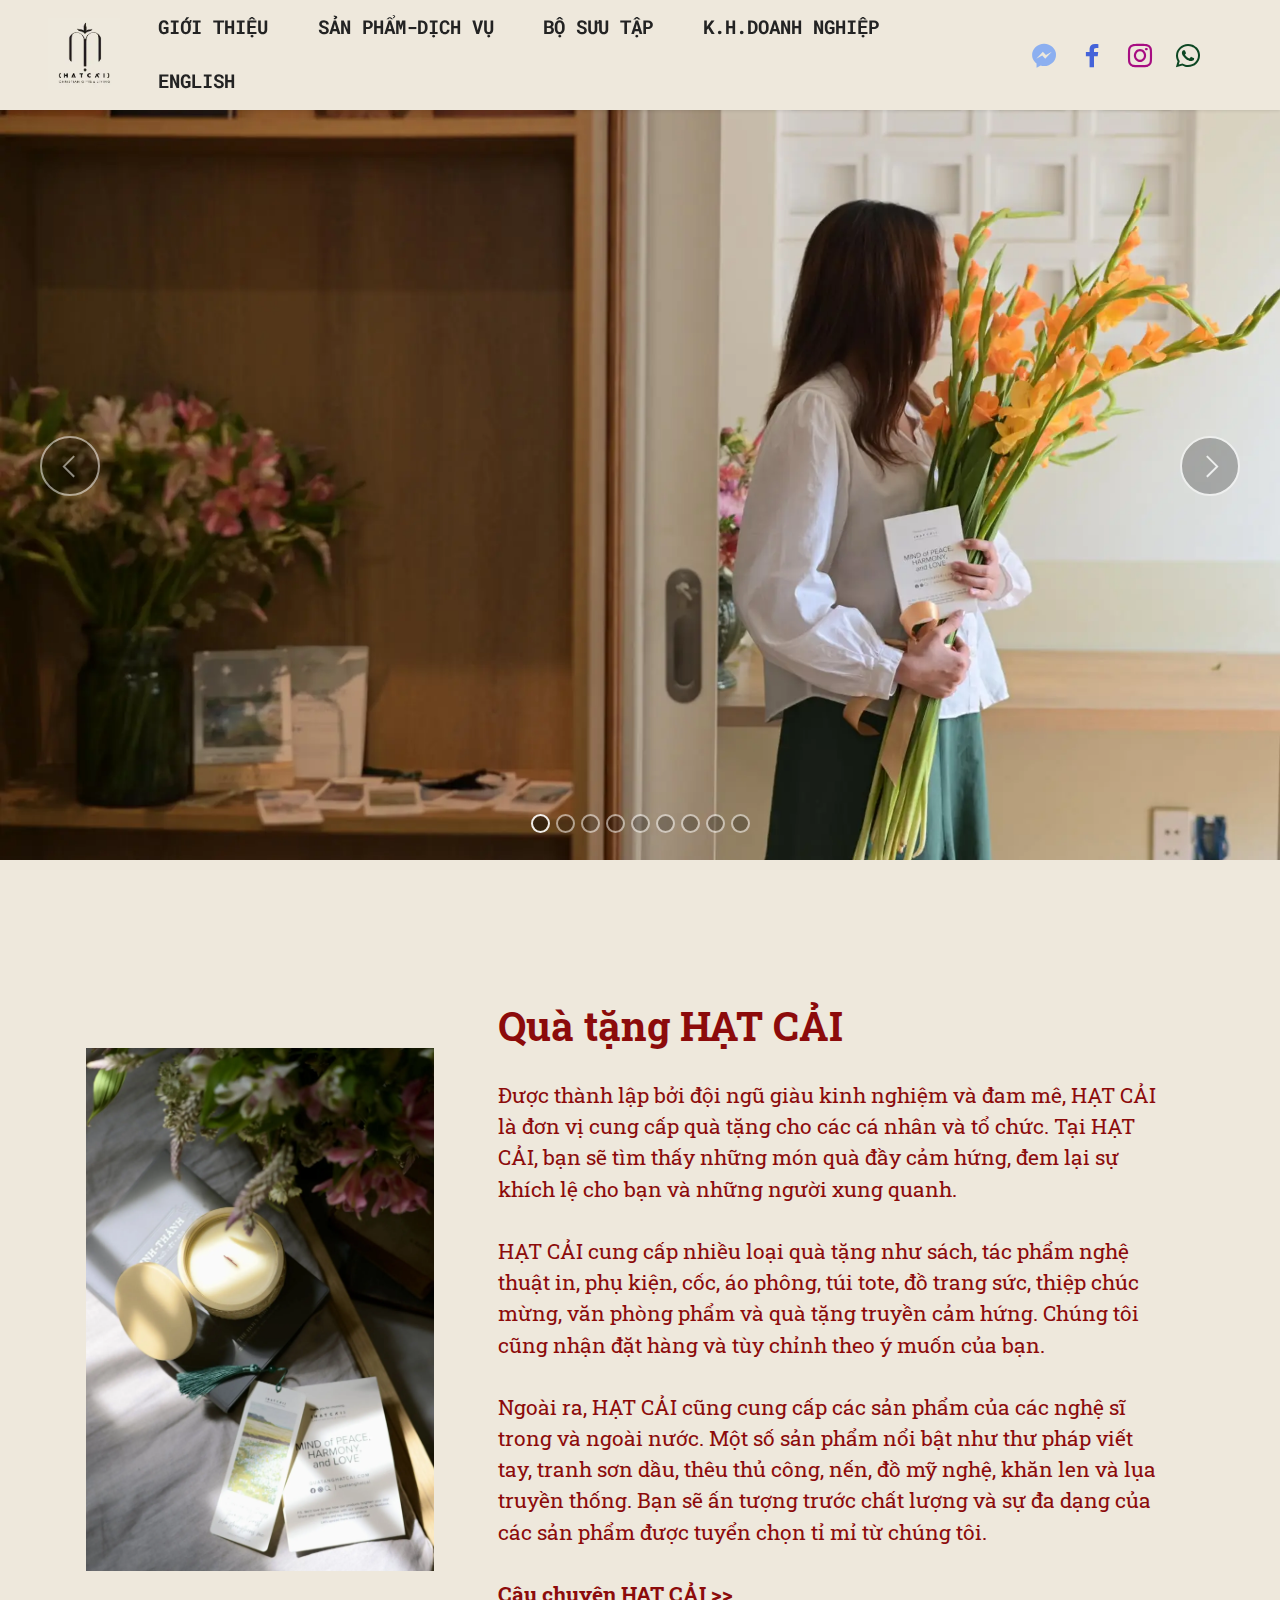
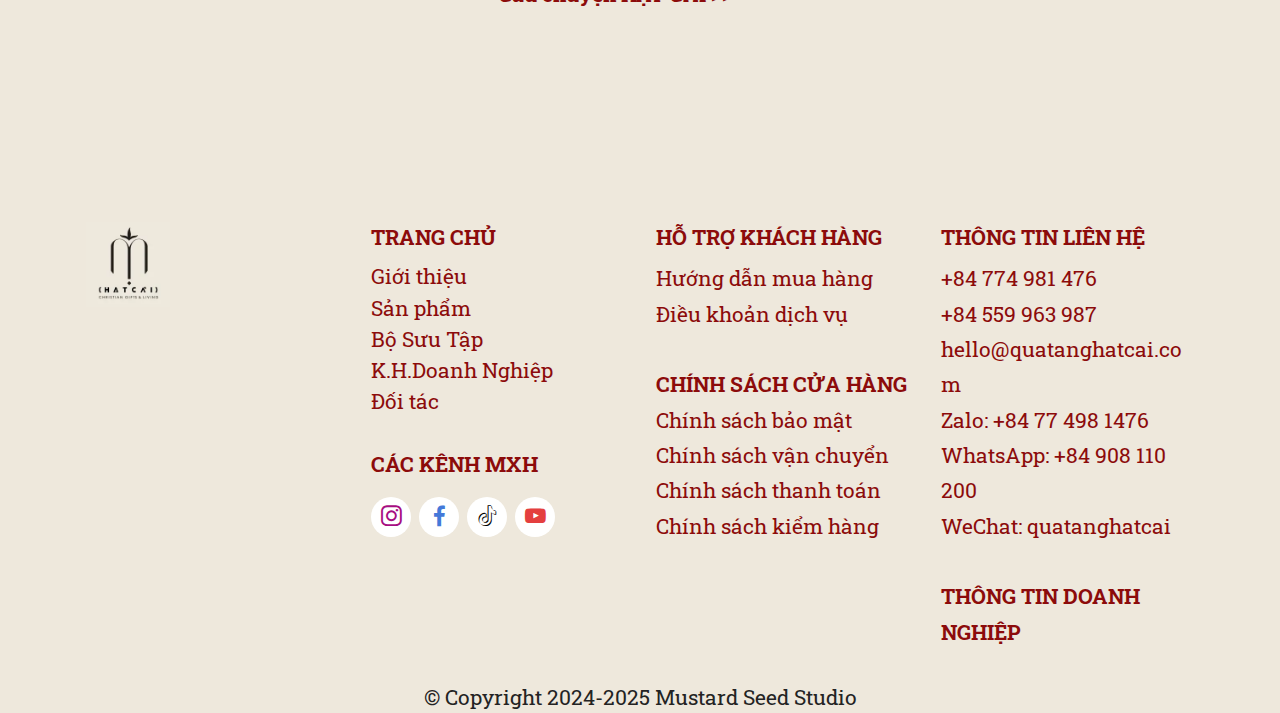
<file: index.html>
<!DOCTYPE html>
<html  >
<head>
  <!-- Site made with Mobirise Website Builder v5.9.18, https://mobirise.com -->
  <meta charset="UTF-8">
  <meta http-equiv="X-UA-Compatible" content="IE=edge">
  <meta name="generator" content="Mobirise v5.9.18, mobirise.com">
  <meta name="twitter:card" content="summary_large_image"/>
  <meta name="twitter:image:src" content="assets/images/index-meta.png">
  <meta property="og:image" content="assets/images/index-meta.png">
  <meta name="twitter:title" content="Quà tặng HẠT CẢI | Trang chủ">
  <meta name="viewport" content="width=device-width, initial-scale=1, minimum-scale=1">
  <link rel="shortcut icon" href="assets/images/screenshot-2024-09-19-at-15.10.20-128x139.png" type="image/x-icon">
  <meta name="description" content="HAT CAI Gifts was founded by an experienced team of creative specialists to exceed customers' various needs in gifts and daily inspirational products.">
  
  
  <title>Quà tặng HẠT CẢI | Trang chủ</title>
  <link rel="stylesheet" href="assets/web/assets/mobirise-icons2/mobirise2.css">
  <link rel="stylesheet" href="assets/bootstrap/css/bootstrap.min.css">
  <link rel="stylesheet" href="assets/bootstrap/css/bootstrap-grid.min.css">
  <link rel="stylesheet" href="assets/bootstrap/css/bootstrap-reboot.min.css">
  <link rel="stylesheet" href="assets/dropdown/css/style.css">
  <link rel="stylesheet" href="assets/socicon/css/styles.css">
  <link rel="stylesheet" href="assets/theme/css/style.css">
  <link rel="preload" href="https://fonts.googleapis.com/css?family=Roboto+Slab:100,200,300,400,500,600,700,800,900&display=swap" as="style" onload="this.onload=null;this.rel='stylesheet'">
  <noscript><link rel="stylesheet" href="https://fonts.googleapis.com/css?family=Roboto+Slab:100,200,300,400,500,600,700,800,900&display=swap"></noscript>
  <link rel="preload" href="https://fonts.googleapis.com/css?family=Roboto+Mono:100,200,300,400,500,600,700,100i,200i,300i,400i,500i,600i,700i&display=swap" as="style" onload="this.onload=null;this.rel='stylesheet'">
  <noscript><link rel="stylesheet" href="https://fonts.googleapis.com/css?family=Roboto+Mono:100,200,300,400,500,600,700,100i,200i,300i,400i,500i,600i,700i&display=swap"></noscript>
  <link rel="preload" as="style" href="assets/mobirise/css/mbr-additional.css?v=v7LpOi"><link rel="stylesheet" href="assets/mobirise/css/mbr-additional.css?v=v7LpOi" type="text/css">

  
  
  
</head>
<body>
  
  <section data-bs-version="5.1" class="menu menu3 cid-tVSRBS9G1v" once="menu" id="menu3-0">
    
    <nav class="navbar navbar-dropdown navbar-fixed-top navbar-expand-lg">
        <div class="container-fluid">
            <div class="navbar-brand">
                <span class="navbar-logo">
                    <a href="index.html">
                        <img src="assets/images/picture1-201x201.webp" alt="HẠT CẢI Christian Gifts &amp; Daily Inspirational" style="height: 4.5rem;">
                    </a>
                </span>
                
            </div>
            <button class="navbar-toggler" type="button" data-toggle="collapse" data-bs-toggle="collapse" data-target="#navbarSupportedContent" data-bs-target="#navbarSupportedContent" aria-controls="navbarNavAltMarkup" aria-expanded="false" aria-label="Toggle navigation">
                <div class="hamburger">
                    <span></span>
                    <span></span>
                    <span></span>
                    <span></span>
                </div>
            </button>
            <div class="collapse navbar-collapse" id="navbarSupportedContent">
                <ul class="navbar-nav nav-dropdown nav-right" data-app-modern-menu="true"><li class="nav-item"><a class="nav-link link text-black text-primary display-4" href="index.html#testimonials1-a"><strong>GIỚI THIỆU</strong></a></li>
                    <li class="nav-item"><a class="nav-link link text-black text-primary show display-4" href="products.html" aria-expanded="false"><strong>SẢN PHẨM-DỊCH VỤ</strong></a></li>
                    <li class="nav-item"><a class="nav-link link text-black text-primary display-4" href="collections.html"><strong>BỘ SƯU TẬP</strong></a>
                    </li><li class="nav-item"><a class="nav-link link text-black text-primary display-4" href="index.html#features3-21"><strong>K.H.DOANH NGHIỆP</strong></a></li><li class="nav-item"><a class="nav-link link text-black text-primary display-4" href="http://quatanghatcai.com"><strong>ENGLISH</strong></a></li></ul>
                <div class="icons-menu">
                    <a class="iconfont-wrapper" href="https://www.messenger.com/t/quatanghatcai" target="_blank">
                        <span class="p-2 mbr-iconfont socicon-messenger socicon" style="color: rgb(140, 175, 240); fill: rgb(140, 175, 240);"></span>
                    </a>
                    <a class="iconfont-wrapper" href="https://www.facebook.com/quatanghatcai" target="_blank">
                        <span class="p-2 mbr-iconfont socicon-facebook socicon" style="color: rgb(68, 99, 217); fill: rgb(68, 99, 217);"></span>
                    </a>
                    <a class="iconfont-wrapper" href="https://instagram.com/quatanghatcai" target="_blank">
                        <span class="p-2 mbr-iconfont socicon-instagram socicon" style="color: rgb(167, 13, 130); fill: rgb(167, 13, 130);"></span>
                    </a>
                    <a class="iconfont-wrapper" href="https://wa.me/message/H73RCMOACXX7B1" target="_blank">
                        <span class="p-2 mbr-iconfont socicon-whatsapp socicon" style="color: rgb(13, 71, 35); fill: rgb(13, 71, 35);"></span>
                    </a>
                </div>
                
            </div>
        </div>
    </nav>
</section>

<section data-bs-version="5.1" class="slider1 cid-tVSWiSXqyo" id="slider1-1">
    
    <div class="carousel slide carousel-fade" id="uxs8ckQQu0" data-ride="carousel" data-bs-ride="carousel" data-interval="3000" data-bs-interval="3000">
        <ol class="carousel-indicators">
            <li data-slide-to="0" data-bs-slide-to="0" class="active" data-target="#uxs8ckQQu0" data-bs-target="#uxs8ckQQu0"></li><li data-slide-to="1" data-bs-slide-to="1" class="" data-target="#uxs8ckQQu0" data-bs-target="#uxs8ckQQu0"></li><li data-slide-to="2" data-bs-slide-to="2" class="" data-target="#uxs8ckQQu0" data-bs-target="#uxs8ckQQu0"></li><li data-slide-to="3" data-bs-slide-to="3" class="" data-target="#uxs8ckQQu0" data-bs-target="#uxs8ckQQu0"></li><li data-slide-to="4" data-bs-slide-to="4" class="" data-target="#uxs8ckQQu0" data-bs-target="#uxs8ckQQu0"></li><li data-slide-to="5" data-bs-slide-to="5" class="" data-target="#uxs8ckQQu0" data-bs-target="#uxs8ckQQu0"></li><li data-slide-to="6" data-bs-slide-to="6" class="" data-target="#uxs8ckQQu0" data-bs-target="#uxs8ckQQu0"></li><li data-slide-to="7" data-bs-slide-to="7" class="" data-target="#uxs8ckQQu0" data-bs-target="#uxs8ckQQu0"></li><li data-slide-to="8" data-bs-slide-to="8" class="" data-target="#uxs8ckQQu0" data-bs-target="#uxs8ckQQu0"></li>
            
            
        </ol>
        <div class="carousel-inner">
            <div class="carousel-item slider-image item active">
                <div class="item-wrapper">
                    <img class="d-block w-100" src="assets/images/cf2-5383-1920x1277.webp" alt="MF.Amandine" data-slide-to="0" data-bs-slide-to="0">
                    
                    
                </div>
            </div><div class="carousel-item slider-image item">
                <div class="item-wrapper">
                    <img class="d-block w-100" src="assets/images/cf2-5404-1920x1120.webp" alt="MF.Amandine" data-slide-to="1" data-bs-slide-to="1">
                    
                    
                </div>
            </div><div class="carousel-item slider-image item">
                <div class="item-wrapper">
                    <img class="d-block w-100" src="assets/images/cf2-5405-1920x2886.webp" alt="MF.Amandine" data-slide-to="2" data-bs-slide-to="2">
                    
                    
                </div>
            </div><div class="carousel-item slider-image item">
                <div class="item-wrapper">
                    <img class="d-block w-100" src="assets/images/cf2-5750-1-1920x1277.webp" alt="MF.Amandine" data-slide-to="3" data-bs-slide-to="3">
                    
                    
                </div>
            </div><div class="carousel-item slider-image item">
                <div class="item-wrapper">
                    <img class="d-block w-100" src="assets/images/cf2-5737-1920x2886.webp" alt="MF.Amandine" data-slide-to="4" data-bs-slide-to="4">
                    
                    
                </div>
            </div><div class="carousel-item slider-image item">
                <div class="item-wrapper">
                    <img class="d-block w-100" src="assets/images/cf2-5565-1920x1277.webp" alt="MF.Amandine" data-slide-to="5" data-bs-slide-to="5">
                    
                    
                </div>
            </div><div class="carousel-item slider-image item">
                <div class="item-wrapper">
                    <img class="d-block w-100" src="assets/images/cf2-5595-1920x1277.webp" alt="MF.Amandine" data-slide-to="6" data-bs-slide-to="6">
                    
                    
                </div>
            </div><div class="carousel-item slider-image item">
                <div class="item-wrapper">
                    <img class="d-block w-100" src="assets/images/cf2-6650-1920x2886.webp" alt="MF.Amandine" data-slide-to="7" data-bs-slide-to="7">
                    
                    
                </div>
            </div><div class="carousel-item slider-image item">
                <div class="item-wrapper">
                    <img class="d-block w-100" src="assets/images/cf2-6270-1920x1277.webp" alt="MF.Amandine" data-slide-to="8" data-bs-slide-to="8">
                    
                    
                </div>
            </div>
            
            
        </div>
        <a class="carousel-control carousel-control-prev" role="button" data-slide="prev" data-bs-slide="prev" href="#uxs8ckQQu0">
            <span class="mobi-mbri mobi-mbri-arrow-prev" aria-hidden="true"></span>
            <span class="sr-only visually-hidden">Previous</span>
        </a>
        <a class="carousel-control carousel-control-next" role="button" data-slide="next" data-bs-slide="next" href="#uxs8ckQQu0">
            <span class="mobi-mbri mobi-mbri-arrow-next" aria-hidden="true"></span>
            <span class="sr-only visually-hidden">Next</span>
        </a>
    </div>
</section>

<section data-bs-version="5.1" class="testimonials1 cid-tVTCNkddMJ" id="testimonials1-a">
    

    
    
    <div class="container">
        
        <div class="row align-items-center">
            <div class="col-12 col-md-4">
                <div class="image-wrapper">
                    <img src="assets/images/cf2-5256-1476x2218.webp" alt="MF.Amandine">
                </div>
            </div>
            <div class="col-12 col-md">
                <div class="text-wrapper">
                    <p class="mbr-text mbr-fonts-style mb-4 display-1"><strong>Quà tặng HẠT CẢI</strong><strong><br></strong></p>
                    <p class="name mbr-fonts-style mb-1 display-7">Được thành lập bởi đội ngũ giàu kinh nghiệm và đam mê, HẠT CẢI là đơn vị cung cấp quà tặng cho các cá nhân và tổ chức. Tại HẠT CẢI, bạn sẽ tìm thấy những món quà đầy cảm hứng, đem lại sự khích lệ cho bạn và những người xung quanh.
<br>
<br>HẠT CẢI cung cấp nhiều loại quà tặng như sách, tác phẩm nghệ thuật in, phụ kiện, cốc, áo phông, túi tote, đồ trang sức, thiệp chúc mừng, văn phòng phẩm và quà tặng truyền cảm hứng. Chúng tôi cũng nhận đặt hàng và tùy chỉnh theo ý muốn của bạn.
<br>
<br>Ngoài ra, HẠT CẢI cũng cung cấp các sản phẩm của các nghệ sĩ trong và ngoài nước. Một số sản phẩm nổi bật như thư pháp viết tay, tranh sơn dầu, thêu thủ công, nến, đồ mỹ nghệ, khăn len và lụa truyền thống. Bạn sẽ ấn tượng trước chất lượng và sự đa dạng của các sản phẩm được tuyển chọn tỉ mỉ từ chúng tôi.<br><br><a href="about.html" class="text-secondary"><strong>Câu chuyện HẠT CẢI &gt;&gt;</strong></a></p>
                    
                </div>
            </div>
        </div>
    </div>
</section>

<section data-bs-version="5.1" class="footer4 cid-tVTICCLGYw" once="footers" id="footer4-h">

    

    
    
    <div class="container">
        <div class="row mbr-white">
            <div class="col-6 col-lg-3">
                <div class="media-wrap col-md-4 col-12">
                    <a href="index.html">
                        <img src="assets/images/picture1-198x198.webp" alt="HẠT CẢI Christian Gifts &amp; Inspirational Living">
                    </a>
                </div>
            </div>
            <div class="col-12 col-md-6 col-lg-3">
                <h5 class="mbr-section-subtitle mbr-fonts-style mb-2 display-7"><strong>TRANG CHỦ</strong></h5>
                <p class="mbr-text mbr-fonts-style mb-4 display-7">Giới thiệu<br>Sản phẩm<br>Bộ Sưu Tập<br>K.H.Doanh Nghiệp<br>Đối tác</p>
                <h5 class="mbr-section-subtitle mbr-fonts-style mb-3 display-7"><strong>CÁC KÊNH MXH</strong></h5>
                <div class="social-row display-7">
                    <div class="soc-item">
                        <a href="https://www.facebook.com/mf.amandine/" target="_blank">
                            <span class="mbr-iconfont socicon-instagram socicon" style="color: rgb(167, 13, 130); fill: rgb(167, 13, 130);"></span>
                        </a>
                    </div>
                    <div class="soc-item">
                        <a href="https://www.instagram.com/mf.amandine" target="_blank">
                            <span class="mbr-iconfont socicon-facebook socicon" style="color: rgb(68, 121, 217); fill: rgb(68, 121, 217);"></span>
                        </a>
                    </div>
                    <div class="soc-item">
                        <a href="https://www.tiktok.com/@mf.amandine" target="_blank">
                            <span class="mbr-iconfont socicon-tiktok socicon"></span>
                        </a>
                    </div>
                    <div class="soc-item">
                        <a href="https://twitter.com/mobirise" target="_blank">
                            <span class="mbr-iconfont socicon-youtube socicon" style="color: rgb(228, 63, 63); fill: rgb(228, 63, 63);"></span>
                        </a>
                    </div>
                </div>
            </div>
            <div class="col-12 col-md-6 col-lg-3">
                <h5 class="mbr-section-subtitle mbr-fonts-style mb-2 display-7"><strong>HỖ TRỢ KHÁCH HÀNG</strong></h5>
                <ul class="list mbr-fonts-style display-7">
                    <li class="mbr-text item-wrap"><a href="index.html" class="text-secondary">Hướng dẫn mua hàng</a></li><li class="mbr-text item-wrap"><a href="index.html" class="text-secondary">Điều khoản dịch vụ</a></li><li class="mbr-text item-wrap"><br></li><li class="mbr-text item-wrap"><a href="index.html" class="text-secondary"><strong>CHÍNH SÁCH CỬA HÀNG
</strong></a></li><li class="mbr-text item-wrap"><a href="index.html" class="text-secondary">Chính sách bảo mật
</a></li><li class="mbr-text item-wrap"><a href="index.html" class="text-secondary">Chính sách vận chuyển
</a></li><li class="mbr-text item-wrap"><a href="index.html" class="text-secondary">Chính sách thanh toán
</a></li><li class="mbr-text item-wrap"><a href="index.html" class="text-secondary">Chính sách kiểm hàng</a></li>
                </ul>
            </div>
            <div class="col-12 col-md-6 col-lg-3">
                <h5 class="mbr-section-subtitle mbr-fonts-style mb-2 display-7"><strong>THÔNG TIN LIÊN HỆ</strong></h5>
                <ul class="list mbr-fonts-style display-7">
                    <li class="mbr-text item-wrap"><a href="tel:+84 774 981 476" class="text-secondary">+84 774 981 476</a></li><li class="mbr-text item-wrap"><a href="tel:+84 559 963 987" class="text-secondary">+84 559 963 987</a></li><li class="mbr-text item-wrap"><span style="font-size: 1.3rem;"><a href="mailto:hello@quatanghatcai.com" class="text-secondary">hello@quatanghatcai.com</a></span><br></li><li class="mbr-text item-wrap"><strong><a href="https://zalo.me/0774981476" class="text-secondary" target="_blank">Zalo: </a><a href="https://zalo.me/0774981476" class="text-secondary text-primary" target="_blank">+84 77 498 1476</a></strong></li><li class="mbr-text item-wrap"><strong><a href="https://wa.me/84 908 110 200" class="text-secondary">WhatsApp:</a><a href="https://wa.me/84 908 110 200" class="text-secondary"> +84 908 110 200</a></strong></li><li class="mbr-text item-wrap"><strong><a href="https://wechat.quatanghatcai.com" class="text-secondary" target="_blank">WeChat</a><a href="https://wechat.quatanghatcai.com" class="text-secondary" target="_blank">: quatanghatcai</a></strong></li><li class="mbr-text item-wrap"><strong><br></strong></li><li class="mbr-text item-wrap"><a href="index.html" class="text-secondary"><strong>THÔNG TIN DOANH NGHIỆP</strong></a></li>
                </ul>
            </div>
            <div class="col-12 mt-4">
                <p class="mbr-text mb-0 mbr-fonts-style copyright align-center display-7"><a href="index.html" class="text-black">© Copyright 2024-2025&nbsp;Mustard Seed Studio</a></p>
            </div>
        </div>
    </div>
</section><section class="display-7" style="padding: 0;align-items: center;justify-content: center;flex-wrap: wrap;    align-content: center;display: flex;position: relative;height: 0rem;"><a href="https://mobiri.se/2532644" style="flex: 1 1;height: 0rem;position: absolute;width: 100%;z-index: 1;"><img alt="" style="height: 0rem;" src="[data-uri]"></a><p style="margin: 0;text-align: center;" class="display-7">&#8204;</p><a style="z-index:1" href="https://mobirise.com/builder/ai-website-builder.html"></a></section><script src="assets/bootstrap/js/bootstrap.bundle.min.js"></script>  <script src="assets/smoothscroll/smooth-scroll.js"></script>  <script src="assets/ytplayer/index.js"></script>  <script src="assets/dropdown/js/navbar-dropdown.js"></script>  <script src="assets/theme/js/script.js"></script>  
  
  
</body>
</html>
</file>
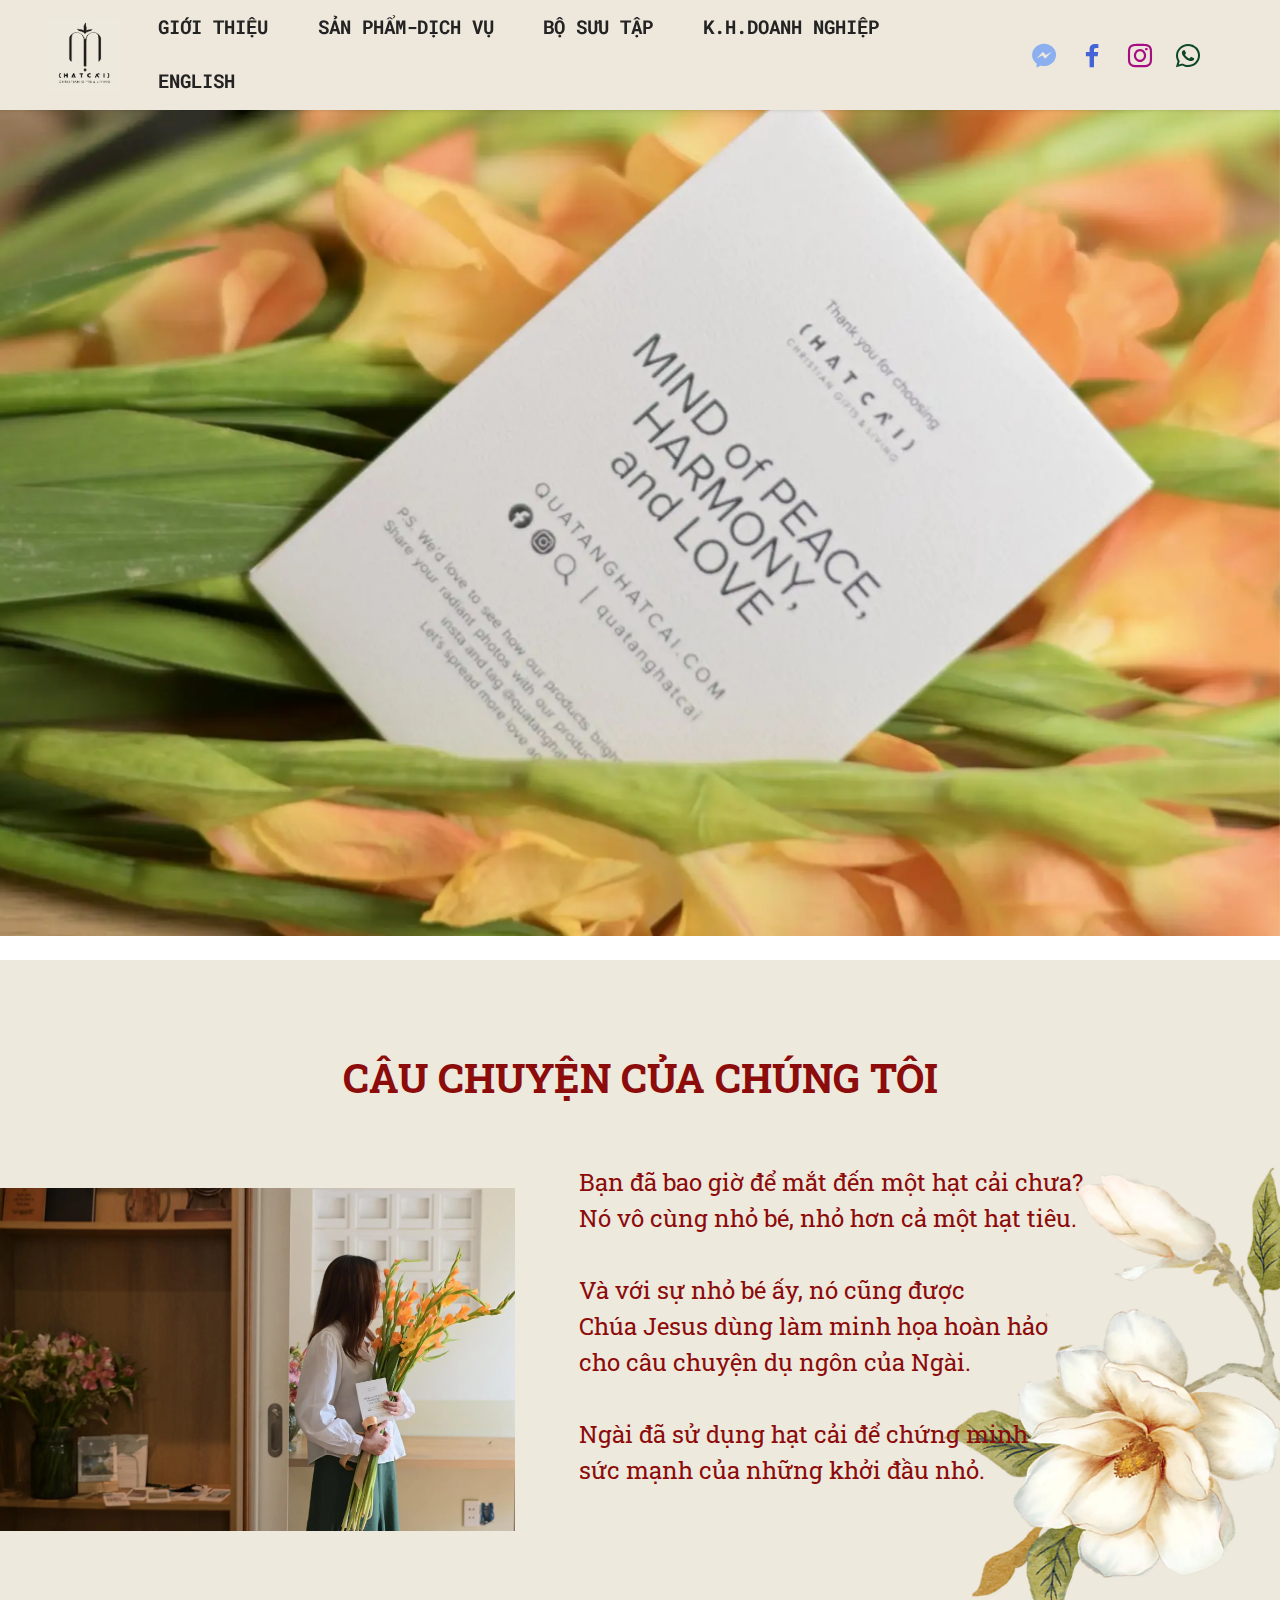
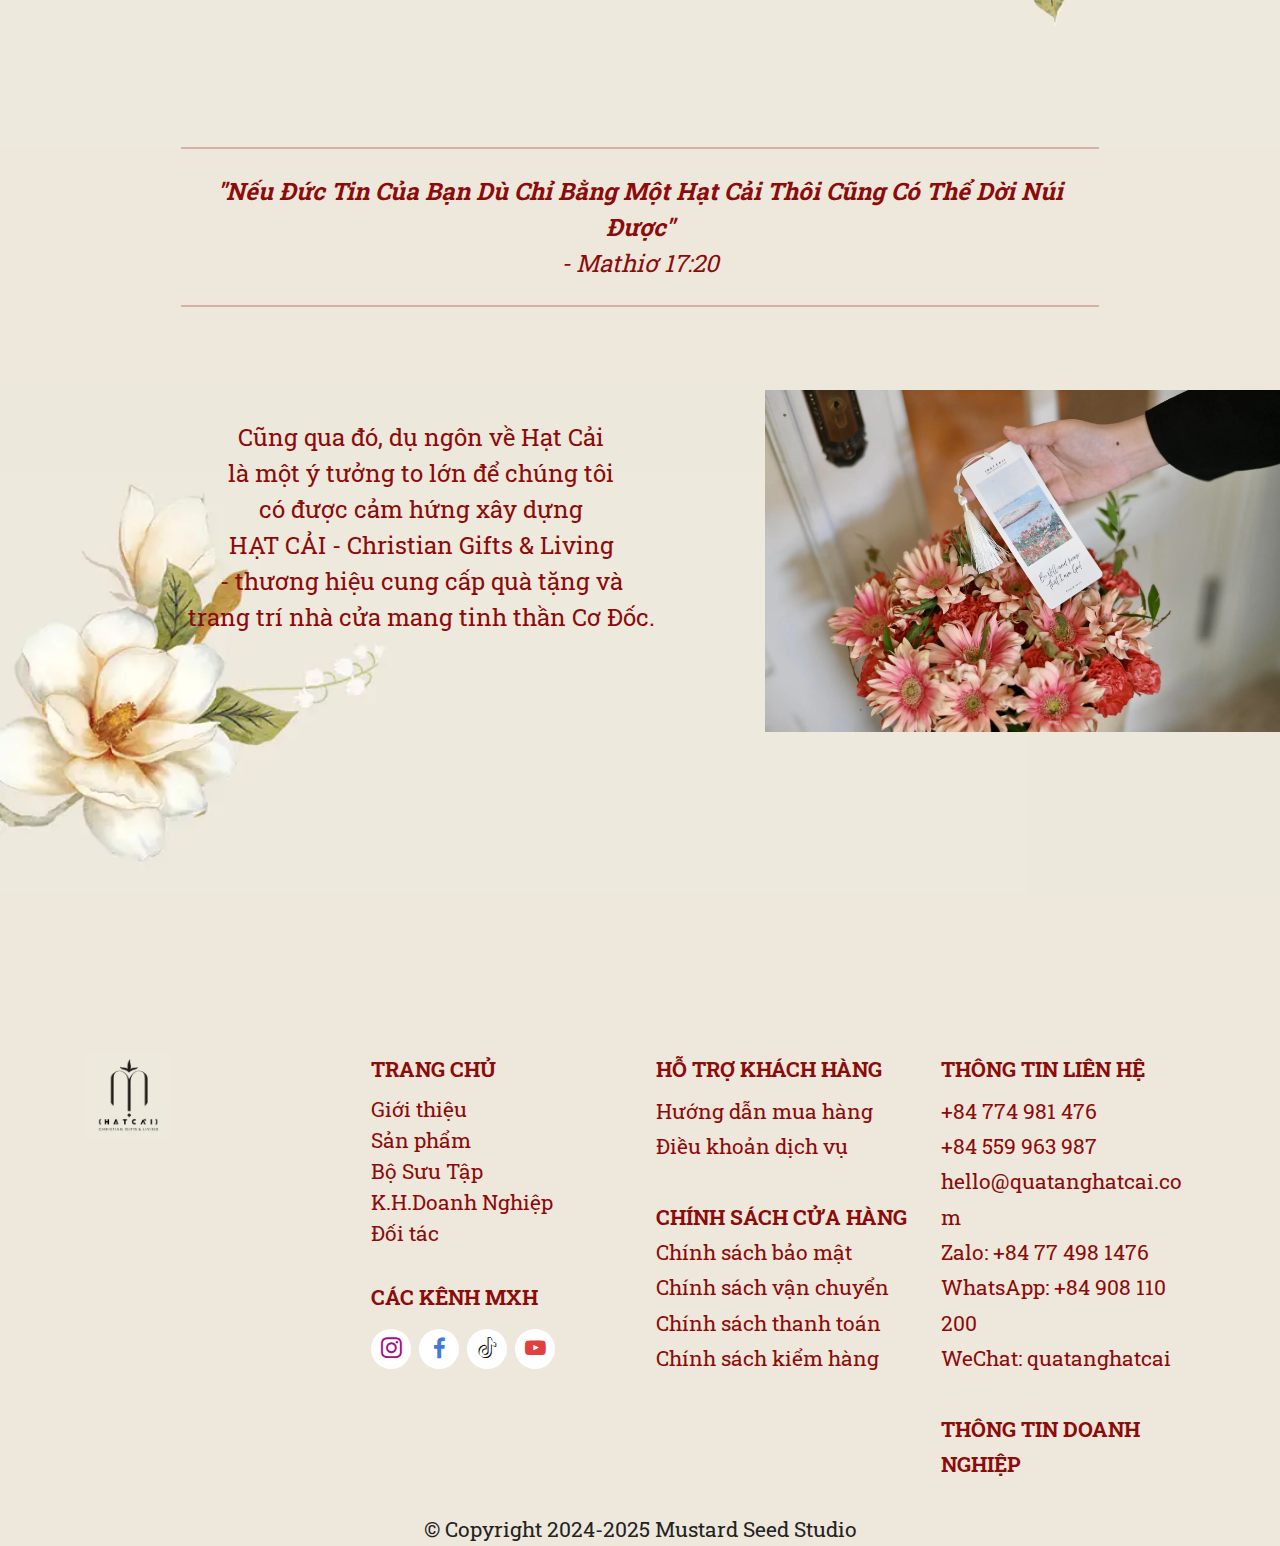
<file: about.html>
<!DOCTYPE html>
<html  >
<head>
  <!-- Site made with Mobirise Website Builder v5.9.18, https://mobirise.com -->
  <meta charset="UTF-8">
  <meta http-equiv="X-UA-Compatible" content="IE=edge">
  <meta name="generator" content="Mobirise v5.9.18, mobirise.com">
  <meta name="twitter:card" content="summary_large_image"/>
  <meta name="twitter:image:src" content="assets/images/about-meta.png">
  <meta property="og:image" content="assets/images/about-meta.png">
  <meta name="twitter:title" content="Quà tặng HẠT CẢI | Giới thiệu">
  <meta name="viewport" content="width=device-width, initial-scale=1, minimum-scale=1">
  <link rel="shortcut icon" href="assets/images/screenshot-2024-09-19-at-15.10.20-128x139.png" type="image/x-icon">
  <meta name="description" content="HAT CAI Gifts was founded by an experienced team of creative specialists to exceed customers' various needs in gifts and daily inspirational products.">
  
  
  <title>Quà tặng HẠT CẢI | Giới thiệu</title>
  <link rel="stylesheet" href="assets/bootstrap/css/bootstrap.min.css">
  <link rel="stylesheet" href="assets/bootstrap/css/bootstrap-grid.min.css">
  <link rel="stylesheet" href="assets/bootstrap/css/bootstrap-reboot.min.css">
  <link rel="stylesheet" href="assets/parallax/jarallax.css">
  <link rel="stylesheet" href="assets/dropdown/css/style.css">
  <link rel="stylesheet" href="assets/socicon/css/styles.css">
  <link rel="stylesheet" href="assets/theme/css/style.css">
  <link rel="preload" href="https://fonts.googleapis.com/css?family=Roboto+Slab:100,200,300,400,500,600,700,800,900&display=swap" as="style" onload="this.onload=null;this.rel='stylesheet'">
  <noscript><link rel="stylesheet" href="https://fonts.googleapis.com/css?family=Roboto+Slab:100,200,300,400,500,600,700,800,900&display=swap"></noscript>
  <link rel="preload" href="https://fonts.googleapis.com/css?family=Roboto+Mono:100,200,300,400,500,600,700,100i,200i,300i,400i,500i,600i,700i&display=swap" as="style" onload="this.onload=null;this.rel='stylesheet'">
  <noscript><link rel="stylesheet" href="https://fonts.googleapis.com/css?family=Roboto+Mono:100,200,300,400,500,600,700,100i,200i,300i,400i,500i,600i,700i&display=swap"></noscript>
  <link rel="preload" as="style" href="assets/mobirise/css/mbr-additional.css?v=PxXsEV"><link rel="stylesheet" href="assets/mobirise/css/mbr-additional.css?v=PxXsEV" type="text/css">

  
  
  
</head>
<body>
  
  <section data-bs-version="5.1" class="menu menu3 cid-tW2VEkKJ61" once="menu" id="menu3-m">
    
    <nav class="navbar navbar-dropdown navbar-fixed-top navbar-expand-lg">
        <div class="container-fluid">
            <div class="navbar-brand">
                <span class="navbar-logo">
                    <a href="index.html">
                        <img src="assets/images/picture1-201x201.webp" alt="HẠT CẢI Christian Gifts &amp; Daily Inspirational" style="height: 4.5rem;">
                    </a>
                </span>
                
            </div>
            <button class="navbar-toggler" type="button" data-toggle="collapse" data-bs-toggle="collapse" data-target="#navbarSupportedContent" data-bs-target="#navbarSupportedContent" aria-controls="navbarNavAltMarkup" aria-expanded="false" aria-label="Toggle navigation">
                <div class="hamburger">
                    <span></span>
                    <span></span>
                    <span></span>
                    <span></span>
                </div>
            </button>
            <div class="collapse navbar-collapse" id="navbarSupportedContent">
                <ul class="navbar-nav nav-dropdown nav-right" data-app-modern-menu="true"><li class="nav-item"><a class="nav-link link text-black text-primary display-4" href="index.html#testimonials1-a"><strong>GIỚI THIỆU</strong></a></li>
                    <li class="nav-item"><a class="nav-link link text-black text-primary show display-4" href="products.html" aria-expanded="false"><strong>SẢN PHẨM-DỊCH VỤ</strong></a></li>
                    <li class="nav-item"><a class="nav-link link text-black text-primary display-4" href="collections.html"><strong>BỘ SƯU TẬP</strong></a>
                    </li><li class="nav-item"><a class="nav-link link text-black text-primary display-4" href="index.html#features3-21"><strong>K.H.DOANH NGHIỆP</strong></a></li><li class="nav-item"><a class="nav-link link text-black text-primary display-4" href="http://en.quatanghatcai.com"><strong>ENGLISH</strong></a></li></ul>
                <div class="icons-menu">
                    <a class="iconfont-wrapper" href="https://www.messenger.com/t/quatanghatcai" target="_blank">
                        <span class="p-2 mbr-iconfont socicon-messenger socicon" style="color: rgb(140, 175, 240); fill: rgb(140, 175, 240);"></span>
                    </a>
                    <a class="iconfont-wrapper" href="https://www.facebook.com/quatanghatcai" target="_blank">
                        <span class="p-2 mbr-iconfont socicon-facebook socicon" style="color: rgb(68, 99, 217); fill: rgb(68, 99, 217);"></span>
                    </a>
                    <a class="iconfont-wrapper" href="https://instagram.com/quatanghatcai" target="_blank">
                        <span class="p-2 mbr-iconfont socicon-instagram socicon" style="color: rgb(167, 13, 130); fill: rgb(167, 13, 130);"></span>
                    </a>
                    <a class="iconfont-wrapper" href="https://wa.me/message/H73RCMOACXX7B1" target="_blank">
                        <span class="p-2 mbr-iconfont socicon-whatsapp socicon" style="color: rgb(13, 71, 35); fill: rgb(13, 71, 35);"></span>
                    </a>
                </div>
                
            </div>
        </div>
    </nav>
</section>

<section data-bs-version="5.1" class="header1 cid-tW2X4XM0Va mbr-fullscreen mbr-parallax-background" id="header1-u">

    

    
    

    <div class="container">
        <div class="row justify-content-center">
            <div class="col-12 col-lg-4">
                <h1 class="mbr-section-title mbr-fonts-style mb-3 display-1"><br><br></h1>
                <h2 class="mbr-section-subtitle mbr-fonts-style mb-3 display-2">&nbsp;</h2>
                <p class="mbr-text mbr-fonts-style display-7"><br><br><br></p>
                
            </div>
        </div>
    </div>
</section>

<section data-bs-version="5.1" class="testimonials1 cid-tW2VEnfjB5" id="testimonials1-p">
    

    
    
    <div>
        <h3 class="mbr-section-title mbr-fonts-style align-center mb-4 display-1"><strong>CÂU CHUYỆN CỦA CHÚNG TÔI</strong></h3>
        <div class="row align-items-center">
            <div class="col-12 col-md-5">
                <div class="image-wrapper">
                    <a href="index.html"><img src="assets/images/cf2-5383-1920x1277.webp" alt="HAT CAI"></a>
                </div>
            </div>
            <div class="col-12 col-md col-lg-6">
                <div class="text-wrapper">
                    <p class="mbr-text mbr-fonts-style mb-4 display-5">Bạn đã bao giờ để mắt đến một hạt cải chưa? <br>Nó vô cùng nhỏ bé, nhỏ hơn cả một hạt tiêu. <br><br>Và với sự nhỏ bé ấy, nó cũng được<br>Chúa Jesus dùng làm minh họa hoàn hảo<br>cho câu chuyện dụ ngôn của Ngài.<br><br>Ngài đã sử dụng hạt cải để chứng minh<br>sức mạnh của những khởi đầu nhỏ. <br></p>
                    <p class="name mbr-fonts-style mb-1 display-7">&nbsp;</p>
                    
                </div>
            </div>
        </div>
    </div>
</section>

<section data-bs-version="5.1" class="content6 cid-uxoSsnni07" id="content6-39">
    
    <div class="container">
        <div class="row justify-content-center">
            <div class="col-md-12 col-lg-10">
                <hr class="line">
                <p class="mbr-text align-center mbr-fonts-style my-4 display-5"><em style=""><strong>"Nếu Đức Tin Của Bạn Dù Chỉ Bằng Một Hạt Cải Thôi Cũng Có Thể Dời Núi Được"</strong></em><br><em style="">- Mathiơ 17:20</em></p>
                <hr class="line">
            </div>
        </div>
    </div>
</section>

<section data-bs-version="5.1" class="testimonials1 cid-uxoTgbdZna" id="testimonials1-3a">
    

    
    
    <div>
        
        <div class="row align-items-center">
            <div class="col-12 col-md-5">
                <div class="image-wrapper">
                    <a href="index.html"><img src="assets/images/cf2-5595-2000x1331.webp" alt="HAT CAI"></a>
                </div>
            </div>
            <div class="col-12 col-md col-lg-6">
                <div class="text-wrapper">
                    <p class="mbr-text mbr-fonts-style mb-4 display-5">Cũng qua đó, dụ ngôn về Hạt Cải<br>là một ý tưởng to lớn để chúng tôi<br>có được cảm hứng xây dựng<br>HẠT CẢI - Christian Gifts &amp; Living<br>- thương hiệu cung cấp quà tặng và<br>trang trí nhà cửa mang tinh thần Cơ Đốc.<br></p>
                    <p class="name mbr-fonts-style mb-1 display-7">&nbsp;</p>
                    
                </div>
            </div>
        </div>
    </div>
</section>

<section data-bs-version="5.1" class="footer4 cid-tW2VEpqBYu" once="footers" id="footer4-s">

    

    
    
    <div class="container">
        <div class="row mbr-white">
            <div class="col-6 col-lg-3">
                <div class="media-wrap col-md-4 col-12">
                    <a href="index.html">
                        <img src="assets/images/picture1-198x198.webp" alt="HẠT CẢI Christian Gifts &amp; Inspirational Living">
                    </a>
                </div>
            </div>
            <div class="col-12 col-md-6 col-lg-3">
                <h5 class="mbr-section-subtitle mbr-fonts-style mb-2 display-7"><strong>TRANG CHỦ</strong></h5>
                <p class="mbr-text mbr-fonts-style mb-4 display-7">Giới thiệu<br>Sản phẩm<br>Bộ Sưu Tập<br>K.H.Doanh Nghiệp<br>Đối tác</p>
                <h5 class="mbr-section-subtitle mbr-fonts-style mb-3 display-7"><strong>CÁC KÊNH MXH</strong></h5>
                <div class="social-row display-7">
                    <div class="soc-item">
                        <a href="https://www.facebook.com/mf.amandine/" target="_blank">
                            <span class="mbr-iconfont socicon-instagram socicon" style="color: rgb(167, 13, 130); fill: rgb(167, 13, 130);"></span>
                        </a>
                    </div>
                    <div class="soc-item">
                        <a href="https://www.instagram.com/mf.amandine" target="_blank">
                            <span class="mbr-iconfont socicon-facebook socicon" style="color: rgb(68, 121, 217); fill: rgb(68, 121, 217);"></span>
                        </a>
                    </div>
                    <div class="soc-item">
                        <a href="https://www.tiktok.com/@mf.amandine" target="_blank">
                            <span class="mbr-iconfont socicon-tiktok socicon"></span>
                        </a>
                    </div>
                    <div class="soc-item">
                        <a href="https://twitter.com/mobirise" target="_blank">
                            <span class="mbr-iconfont socicon-youtube socicon" style="color: rgb(228, 63, 63); fill: rgb(228, 63, 63);"></span>
                        </a>
                    </div>
                </div>
            </div>
            <div class="col-12 col-md-6 col-lg-3">
                <h5 class="mbr-section-subtitle mbr-fonts-style mb-2 display-7"><strong>HỖ TRỢ KHÁCH HÀNG</strong></h5>
                <ul class="list mbr-fonts-style display-7">
                    <li class="mbr-text item-wrap"><a href="index.html" class="text-secondary">Hướng dẫn mua hàng</a></li><li class="mbr-text item-wrap"><a href="index.html" class="text-secondary">Điều khoản dịch vụ</a></li><li class="mbr-text item-wrap"><br></li><li class="mbr-text item-wrap"><a href="index.html" class="text-secondary"><strong>CHÍNH SÁCH CỬA HÀNG
</strong></a></li><li class="mbr-text item-wrap"><a href="index.html" class="text-secondary">Chính sách bảo mật
</a></li><li class="mbr-text item-wrap"><a href="index.html" class="text-secondary">Chính sách vận chuyển
</a></li><li class="mbr-text item-wrap"><a href="index.html" class="text-secondary">Chính sách thanh toán
</a></li><li class="mbr-text item-wrap"><a href="index.html" class="text-secondary">Chính sách kiểm hàng</a></li>
                </ul>
            </div>
            <div class="col-12 col-md-6 col-lg-3">
                <h5 class="mbr-section-subtitle mbr-fonts-style mb-2 display-7"><strong>THÔNG TIN LIÊN HỆ</strong></h5>
                <ul class="list mbr-fonts-style display-7">
                    <li class="mbr-text item-wrap"><a href="tel:+84 774 981 476" class="text-secondary">+84 774 981 476</a></li><li class="mbr-text item-wrap"><a href="tel:+84 559 963 987" class="text-secondary">+84 559 963 987</a></li><li class="mbr-text item-wrap"><span style="font-size: 1.3rem;"><a href="mailto:hello@quatanghatcai.com" class="text-secondary">hello@quatanghatcai.com</a></span><br></li><li class="mbr-text item-wrap"><strong><a href="https://zalo.me/0774981476" class="text-secondary" target="_blank">Zalo: </a><a href="https://zalo.me/0774981476" class="text-secondary text-primary" target="_blank">+84 77 498 1476</a></strong></li><li class="mbr-text item-wrap"><strong><a href="https://wa.me/84 908 110 200" class="text-secondary">WhatsApp:</a><a href="https://wa.me/84 908 110 200" class="text-secondary"> +84 908 110 200</a></strong></li><li class="mbr-text item-wrap"><strong><a href="https://wechat.quatanghatcai.com" class="text-secondary" target="_blank">WeChat</a><a href="https://wechat.quatanghatcai.com" class="text-secondary" target="_blank">: quatanghatcai</a></strong></li><li class="mbr-text item-wrap"><strong><br></strong></li><li class="mbr-text item-wrap"><a href="index.html" class="text-secondary"><strong>THÔNG TIN DOANH NGHIỆP</strong></a></li>
                </ul>
            </div>
            <div class="col-12 mt-4">
                <p class="mbr-text mb-0 mbr-fonts-style copyright align-center display-7"><a href="index.html" class="text-black">© Copyright 2024-2025&nbsp;Mustard Seed Studio</a></p>
            </div>
        </div>
    </div>
</section><section class="display-7" style="padding: 0;align-items: center;justify-content: center;flex-wrap: wrap;    align-content: center;display: flex;position: relative;height: 0rem;"><a href="https://mobiri.se/2532644" style="flex: 1 1;height: 0rem;position: absolute;width: 100%;z-index: 1;"><img alt="" style="height: 0rem;" src="[data-uri]"></a><p style="margin: 0;text-align: center;" class="display-7">&#8204;</p><a style="z-index:1" href="https://mobirise.com/drag-drop-website-builder.html"></a></section><script src="assets/bootstrap/js/bootstrap.bundle.min.js"></script>  <script src="assets/parallax/jarallax.js"></script>  <script src="assets/smoothscroll/smooth-scroll.js"></script>  <script src="assets/ytplayer/index.js"></script>  <script src="assets/dropdown/js/navbar-dropdown.js"></script>  <script src="assets/theme/js/script.js"></script>  
  
  
</body>
</html>
</file>
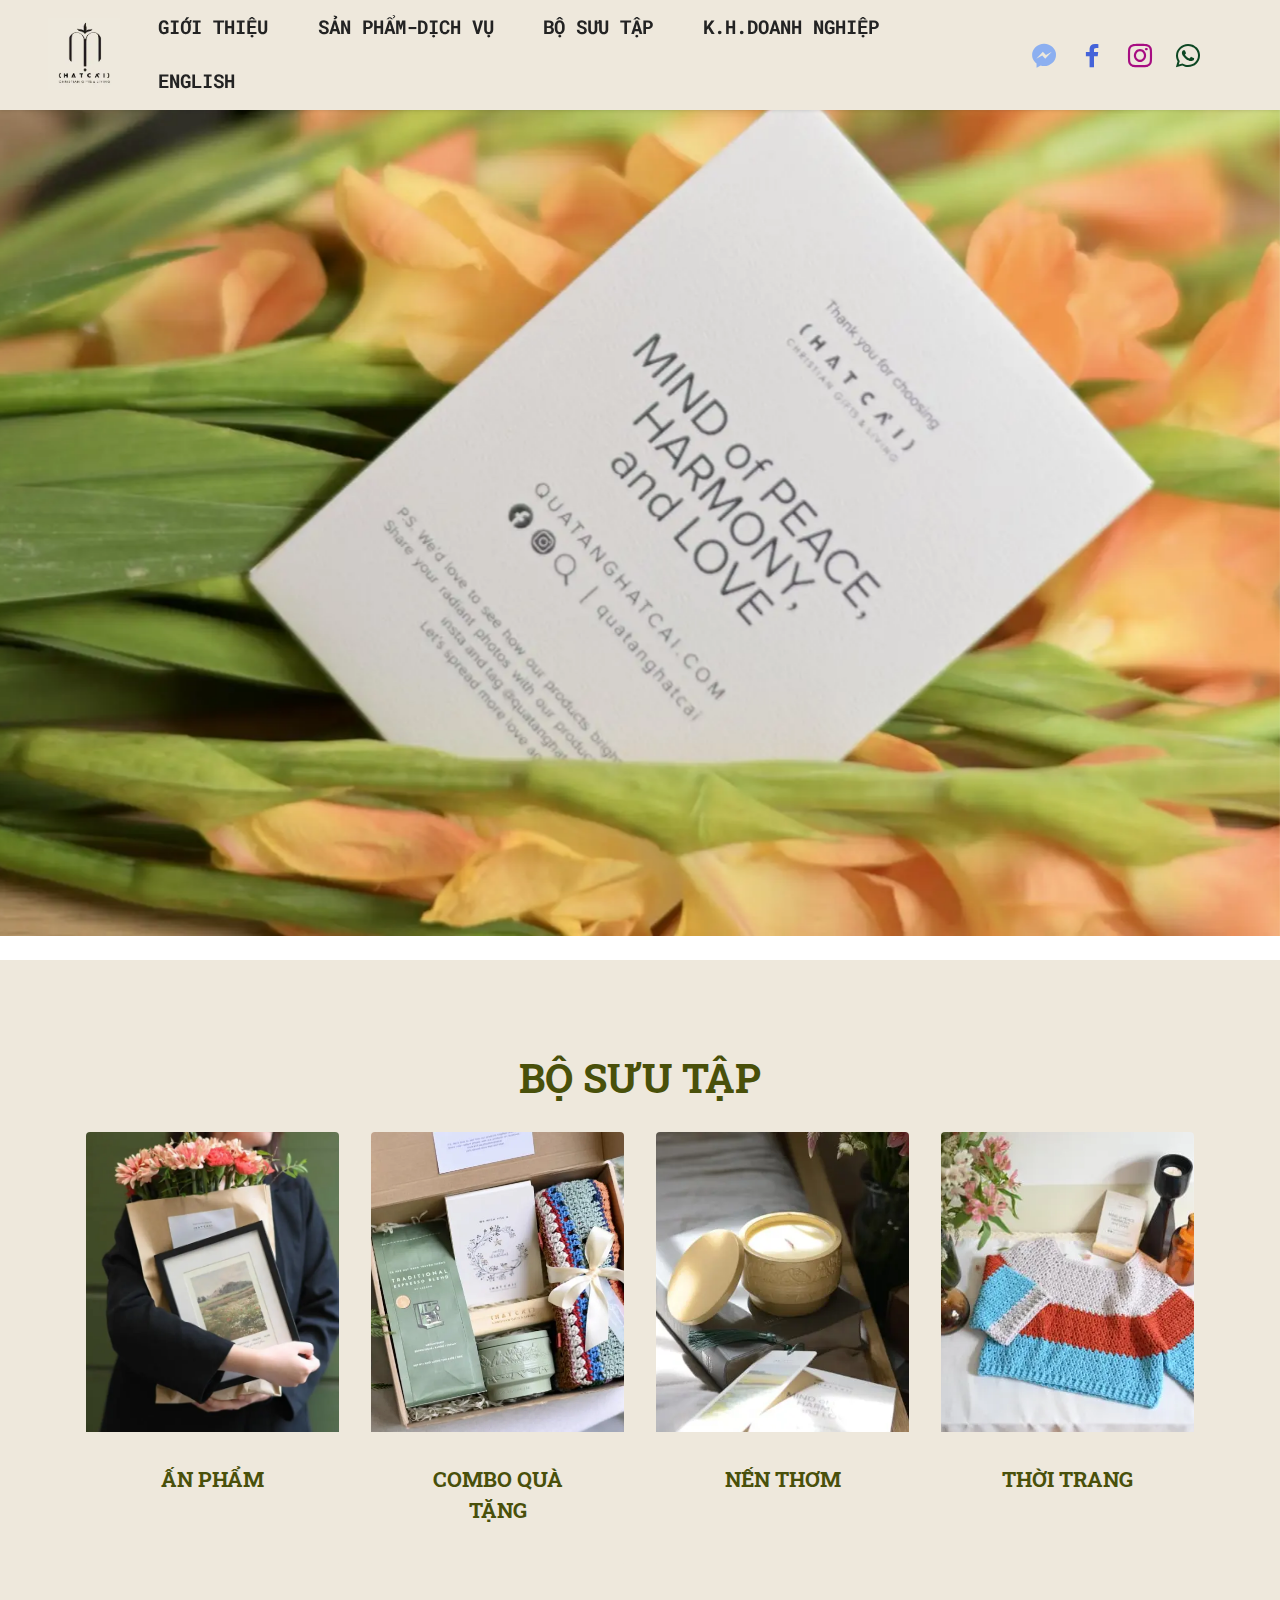
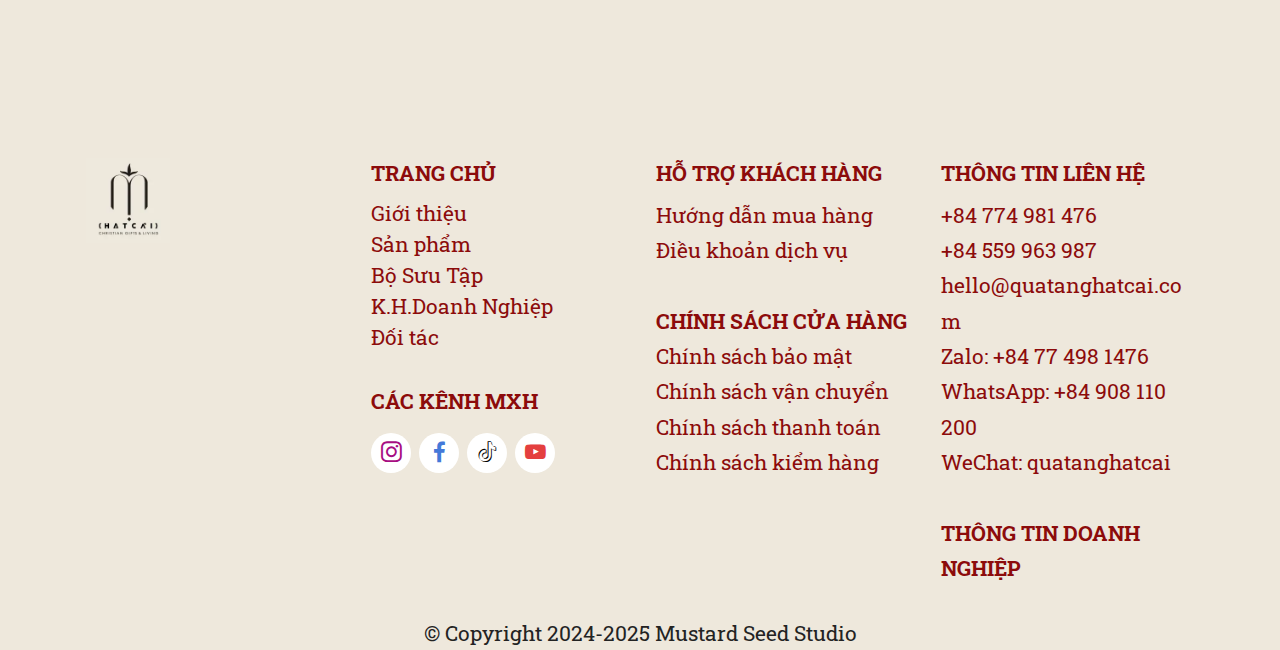
<file: collections.html>
<!DOCTYPE html>
<html  >
<head>
  <!-- Site made with Mobirise Website Builder v5.9.18, https://mobirise.com -->
  <meta charset="UTF-8">
  <meta http-equiv="X-UA-Compatible" content="IE=edge">
  <meta name="generator" content="Mobirise v5.9.18, mobirise.com">
  <meta name="twitter:card" content="summary_large_image"/>
  <meta name="twitter:image:src" content="assets/images/collections-meta.png">
  <meta property="og:image" content="assets/images/collections-meta.png">
  <meta name="twitter:title" content="Quà tặng HẠT CẢI | Bộ sưu tập">
  <meta name="viewport" content="width=device-width, initial-scale=1, minimum-scale=1">
  <link rel="shortcut icon" href="assets/images/screenshot-2024-09-19-at-15.10.20-128x139.png" type="image/x-icon">
  <meta name="description" content="HAT CAI Gifts was founded by an experienced team of creative specialists to exceed customers' various needs in gifts and daily inspirational products.">
  
  
  <title>Quà tặng HẠT CẢI | Bộ sưu tập</title>
  <link rel="stylesheet" href="assets/bootstrap/css/bootstrap.min.css">
  <link rel="stylesheet" href="assets/bootstrap/css/bootstrap-grid.min.css">
  <link rel="stylesheet" href="assets/bootstrap/css/bootstrap-reboot.min.css">
  <link rel="stylesheet" href="assets/parallax/jarallax.css">
  <link rel="stylesheet" href="assets/dropdown/css/style.css">
  <link rel="stylesheet" href="assets/socicon/css/styles.css">
  <link rel="stylesheet" href="assets/theme/css/style.css">
  <link rel="preload" href="https://fonts.googleapis.com/css?family=Roboto+Slab:100,200,300,400,500,600,700,800,900&display=swap" as="style" onload="this.onload=null;this.rel='stylesheet'">
  <noscript><link rel="stylesheet" href="https://fonts.googleapis.com/css?family=Roboto+Slab:100,200,300,400,500,600,700,800,900&display=swap"></noscript>
  <link rel="preload" href="https://fonts.googleapis.com/css?family=Roboto+Mono:100,200,300,400,500,600,700,100i,200i,300i,400i,500i,600i,700i&display=swap" as="style" onload="this.onload=null;this.rel='stylesheet'">
  <noscript><link rel="stylesheet" href="https://fonts.googleapis.com/css?family=Roboto+Mono:100,200,300,400,500,600,700,100i,200i,300i,400i,500i,600i,700i&display=swap"></noscript>
  <link rel="preload" as="style" href="assets/mobirise/css/mbr-additional.css?v=JiXApe"><link rel="stylesheet" href="assets/mobirise/css/mbr-additional.css?v=JiXApe" type="text/css">

  
  
  
</head>
<body>
  
  <section data-bs-version="5.1" class="menu menu3 cid-uw0SmBzrQy" once="menu" id="menu3-34">
    
    <nav class="navbar navbar-dropdown navbar-fixed-top navbar-expand-lg">
        <div class="container-fluid">
            <div class="navbar-brand">
                <span class="navbar-logo">
                    <a href="index.html">
                        <img src="assets/images/picture1-201x201.webp" alt="HẠT CẢI Christian Gifts &amp; Daily Inspirational" style="height: 4.5rem;">
                    </a>
                </span>
                
            </div>
            <button class="navbar-toggler" type="button" data-toggle="collapse" data-bs-toggle="collapse" data-target="#navbarSupportedContent" data-bs-target="#navbarSupportedContent" aria-controls="navbarNavAltMarkup" aria-expanded="false" aria-label="Toggle navigation">
                <div class="hamburger">
                    <span></span>
                    <span></span>
                    <span></span>
                    <span></span>
                </div>
            </button>
            <div class="collapse navbar-collapse" id="navbarSupportedContent">
                <ul class="navbar-nav nav-dropdown nav-right" data-app-modern-menu="true"><li class="nav-item"><a class="nav-link link text-black text-primary display-4" href="index.html#testimonials1-a"><strong>GIỚI THIỆU</strong></a></li>
                    <li class="nav-item"><a class="nav-link link text-black text-primary show display-4" href="products.html" aria-expanded="false"><strong>SẢN PHẨM-DỊCH VỤ</strong></a></li>
                    <li class="nav-item"><a class="nav-link link text-black text-primary display-4" href="collections.html"><strong>BỘ SƯU TẬP</strong></a>
                    </li><li class="nav-item"><a class="nav-link link text-black text-primary display-4" href="index.html#features3-21"><strong>K.H.DOANH NGHIỆP</strong></a></li><li class="nav-item"><a class="nav-link link text-black text-primary display-4" href="http://en.quatanghatcai.com"><strong>ENGLISH</strong></a></li></ul>
                <div class="icons-menu">
                    <a class="iconfont-wrapper" href="https://www.messenger.com/t/quatanghatcai" target="_blank">
                        <span class="p-2 mbr-iconfont socicon-messenger socicon" style="color: rgb(140, 175, 240); fill: rgb(140, 175, 240);"></span>
                    </a>
                    <a class="iconfont-wrapper" href="https://www.facebook.com/quatanghatcai" target="_blank">
                        <span class="p-2 mbr-iconfont socicon-facebook socicon" style="color: rgb(68, 99, 217); fill: rgb(68, 99, 217);"></span>
                    </a>
                    <a class="iconfont-wrapper" href="https://instagram.com/quatanghatcai" target="_blank">
                        <span class="p-2 mbr-iconfont socicon-instagram socicon" style="color: rgb(167, 13, 130); fill: rgb(167, 13, 130);"></span>
                    </a>
                    <a class="iconfont-wrapper" href="https://wa.me/message/H73RCMOACXX7B1" target="_blank">
                        <span class="p-2 mbr-iconfont socicon-whatsapp socicon" style="color: rgb(13, 71, 35); fill: rgb(13, 71, 35);"></span>
                    </a>
                </div>
                
            </div>
        </div>
    </nav>
</section>

<section data-bs-version="5.1" class="header1 cid-uw0SmznRc9 mbr-fullscreen mbr-parallax-background" id="header1-33">

    

    
    

    <div class="container">
        <div class="row justify-content-center">
            <div class="col-12 col-lg-4">
                <h1 class="mbr-section-title mbr-fonts-style mb-3 display-1"><br><br></h1>
                <h2 class="mbr-section-subtitle mbr-fonts-style mb-3 display-2">&nbsp;</h2>
                <p class="mbr-text mbr-fonts-style display-7"><br><br><br></p>
                
            </div>
        </div>
    </div>
</section>

<section data-bs-version="5.1" class="features3 cid-uw0SmCD09u" id="features3-35">
    
    
    <div class="container">
        <div class="mbr-section-head">
            <h4 class="mbr-section-title mbr-fonts-style align-center mb-0 display-1"><strong>BỘ SƯU TẬP</strong></h4>
            
        </div>
        <div class="row mt-4">
            
            
            <div class="item features-image сol-12 col-md-6 col-lg-3 active">
                <div class="item-wrapper">
                    <div class="item-img">
                        <a href="shop-homecandles.html"><img src="assets/images/8a0d96f1640d7b943a667598ed9f9679-596x895.webp" alt="MF.Amandine Home and Candles" data-slide-to="0" data-bs-slide-to="0"></a>
                    </div>
                    <div class="item-content">
                        <h5 class="item-title mbr-fonts-style display-7"><strong>ẤN PHẨM</strong></h5>
                        
                        
                    </div>
                    
                </div>
            </div><div class="item features-image сol-12 col-md-6 col-lg-3">
                <div class="item-wrapper">
                    <div class="item-img">
                        <a href="gift-sets.html"><img src="assets/images/cf2-6085-596x596.webp" alt="MF.Amandine Gift Sets" data-slide-to="1" data-bs-slide-to="1"></a>
                    </div>
                    <div class="item-content">
                        <h5 class="item-title mbr-fonts-style display-7"><strong>COMBO QUÀ TẶNG</strong></h5>
                        
                        
                    </div>
                    
                </div>
            </div><div class="item features-image сol-12 col-md-6 col-lg-3">
                <div class="item-wrapper">
                    <div class="item-img">
                        <a href="shop-homecandles.html"><img src="assets/images/cf2-5247-596x896.webp" alt="MF.Amandine Home and Candles" data-slide-to="2" data-bs-slide-to="2"></a>
                    </div>
                    <div class="item-content">
                        <h5 class="item-title mbr-fonts-style display-7"><strong>NẾN THƠM</strong></h5>
                        
                        
                    </div>
                    
                </div>
            </div><div class="item features-image сol-12 col-md-6 col-lg-3">
                <div class="item-wrapper">
                    <div class="item-img">
                        <a href="shop-homecandles.html"><img src="assets/images/cf2-6592-596x397.webp" alt="MF.Amandine Home and Candles" data-slide-to="3" data-bs-slide-to="3"></a>
                    </div>
                    <div class="item-content">
                        <h5 class="item-title mbr-fonts-style display-7"><strong>THỜI TRANG</strong></h5>
                        
                        
                    </div>
                    
                </div>
            </div>
        </div>
    </div>
</section>

<section data-bs-version="5.1" class="footer4 cid-uw0SmF9DCc" once="footers" id="footer4-38">

    

    
    
    <div class="container">
        <div class="row mbr-white">
            <div class="col-6 col-lg-3">
                <div class="media-wrap col-md-4 col-12">
                    <a href="index.html">
                        <img src="assets/images/picture1-198x198.webp" alt="HẠT CẢI Christian Gifts &amp; Inspirational Living">
                    </a>
                </div>
            </div>
            <div class="col-12 col-md-6 col-lg-3">
                <h5 class="mbr-section-subtitle mbr-fonts-style mb-2 display-7"><strong>TRANG CHỦ</strong></h5>
                <p class="mbr-text mbr-fonts-style mb-4 display-7">Giới thiệu<br>Sản phẩm<br>Bộ Sưu Tập<br>K.H.Doanh Nghiệp<br>Đối tác</p>
                <h5 class="mbr-section-subtitle mbr-fonts-style mb-3 display-7"><strong>CÁC KÊNH MXH</strong></h5>
                <div class="social-row display-7">
                    <div class="soc-item">
                        <a href="https://www.facebook.com/mf.amandine/" target="_blank">
                            <span class="mbr-iconfont socicon-instagram socicon" style="color: rgb(167, 13, 130); fill: rgb(167, 13, 130);"></span>
                        </a>
                    </div>
                    <div class="soc-item">
                        <a href="https://www.instagram.com/mf.amandine" target="_blank">
                            <span class="mbr-iconfont socicon-facebook socicon" style="color: rgb(68, 121, 217); fill: rgb(68, 121, 217);"></span>
                        </a>
                    </div>
                    <div class="soc-item">
                        <a href="https://www.tiktok.com/@mf.amandine" target="_blank">
                            <span class="mbr-iconfont socicon-tiktok socicon"></span>
                        </a>
                    </div>
                    <div class="soc-item">
                        <a href="https://twitter.com/mobirise" target="_blank">
                            <span class="mbr-iconfont socicon-youtube socicon" style="color: rgb(228, 63, 63); fill: rgb(228, 63, 63);"></span>
                        </a>
                    </div>
                </div>
            </div>
            <div class="col-12 col-md-6 col-lg-3">
                <h5 class="mbr-section-subtitle mbr-fonts-style mb-2 display-7"><strong>HỖ TRỢ KHÁCH HÀNG</strong></h5>
                <ul class="list mbr-fonts-style display-7">
                    <li class="mbr-text item-wrap"><a href="index.html" class="text-secondary">Hướng dẫn mua hàng</a></li><li class="mbr-text item-wrap"><a href="index.html" class="text-secondary">Điều khoản dịch vụ</a></li><li class="mbr-text item-wrap"><br></li><li class="mbr-text item-wrap"><a href="index.html" class="text-secondary"><strong>CHÍNH SÁCH CỬA HÀNG
</strong></a></li><li class="mbr-text item-wrap"><a href="index.html" class="text-secondary">Chính sách bảo mật
</a></li><li class="mbr-text item-wrap"><a href="index.html" class="text-secondary">Chính sách vận chuyển
</a></li><li class="mbr-text item-wrap"><a href="index.html" class="text-secondary">Chính sách thanh toán
</a></li><li class="mbr-text item-wrap"><a href="index.html" class="text-secondary">Chính sách kiểm hàng</a></li>
                </ul>
            </div>
            <div class="col-12 col-md-6 col-lg-3">
                <h5 class="mbr-section-subtitle mbr-fonts-style mb-2 display-7"><strong>THÔNG TIN LIÊN HỆ</strong></h5>
                <ul class="list mbr-fonts-style display-7">
                    <li class="mbr-text item-wrap"><a href="tel:+84 774 981 476" class="text-secondary">+84 774 981 476</a></li><li class="mbr-text item-wrap"><a href="tel:+84 559 963 987" class="text-secondary">+84 559 963 987</a></li><li class="mbr-text item-wrap"><span style="font-size: 1.3rem;"><a href="mailto:hello@quatanghatcai.com" class="text-secondary">hello@quatanghatcai.com</a></span><br></li><li class="mbr-text item-wrap"><strong><a href="https://zalo.me/0774981476" class="text-secondary" target="_blank">Zalo: </a><a href="https://zalo.me/0774981476" class="text-secondary text-primary" target="_blank">+84 77 498 1476</a></strong></li><li class="mbr-text item-wrap"><strong><a href="https://wa.me/84 908 110 200" class="text-secondary">WhatsApp:</a><a href="https://wa.me/84 908 110 200" class="text-secondary"> +84 908 110 200</a></strong></li><li class="mbr-text item-wrap"><strong><a href="https://wechat.quatanghatcai.com" class="text-secondary" target="_blank">WeChat</a><a href="https://wechat.quatanghatcai.com" class="text-secondary" target="_blank">: quatanghatcai</a></strong></li><li class="mbr-text item-wrap"><strong><br></strong></li><li class="mbr-text item-wrap"><a href="index.html" class="text-secondary"><strong>THÔNG TIN DOANH NGHIỆP</strong></a></li>
                </ul>
            </div>
            <div class="col-12 mt-4">
                <p class="mbr-text mb-0 mbr-fonts-style copyright align-center display-7"><a href="index.html" class="text-black">© Copyright 2024-2025&nbsp;Mustard Seed Studio</a></p>
            </div>
        </div>
    </div>
</section><section class="display-7" style="padding: 0;align-items: center;justify-content: center;flex-wrap: wrap;    align-content: center;display: flex;position: relative;height: 0rem;"><a href="https://mobiri.se/2532644" style="flex: 1 1;height: 0rem;position: absolute;width: 100%;z-index: 1;"><img alt="" style="height: 0rem;" src="[data-uri]"></a><p style="margin: 0;text-align: center;" class="display-7">&#8204;</p><a style="z-index:1" href="https://mobirise.com/html-builder.html"></a></section><script src="assets/bootstrap/js/bootstrap.bundle.min.js"></script>  <script src="assets/parallax/jarallax.js"></script>  <script src="assets/smoothscroll/smooth-scroll.js"></script>  <script src="assets/ytplayer/index.js"></script>  <script src="assets/dropdown/js/navbar-dropdown.js"></script>  <script src="assets/theme/js/script.js"></script>  
  
  
</body>
</html>
</file>
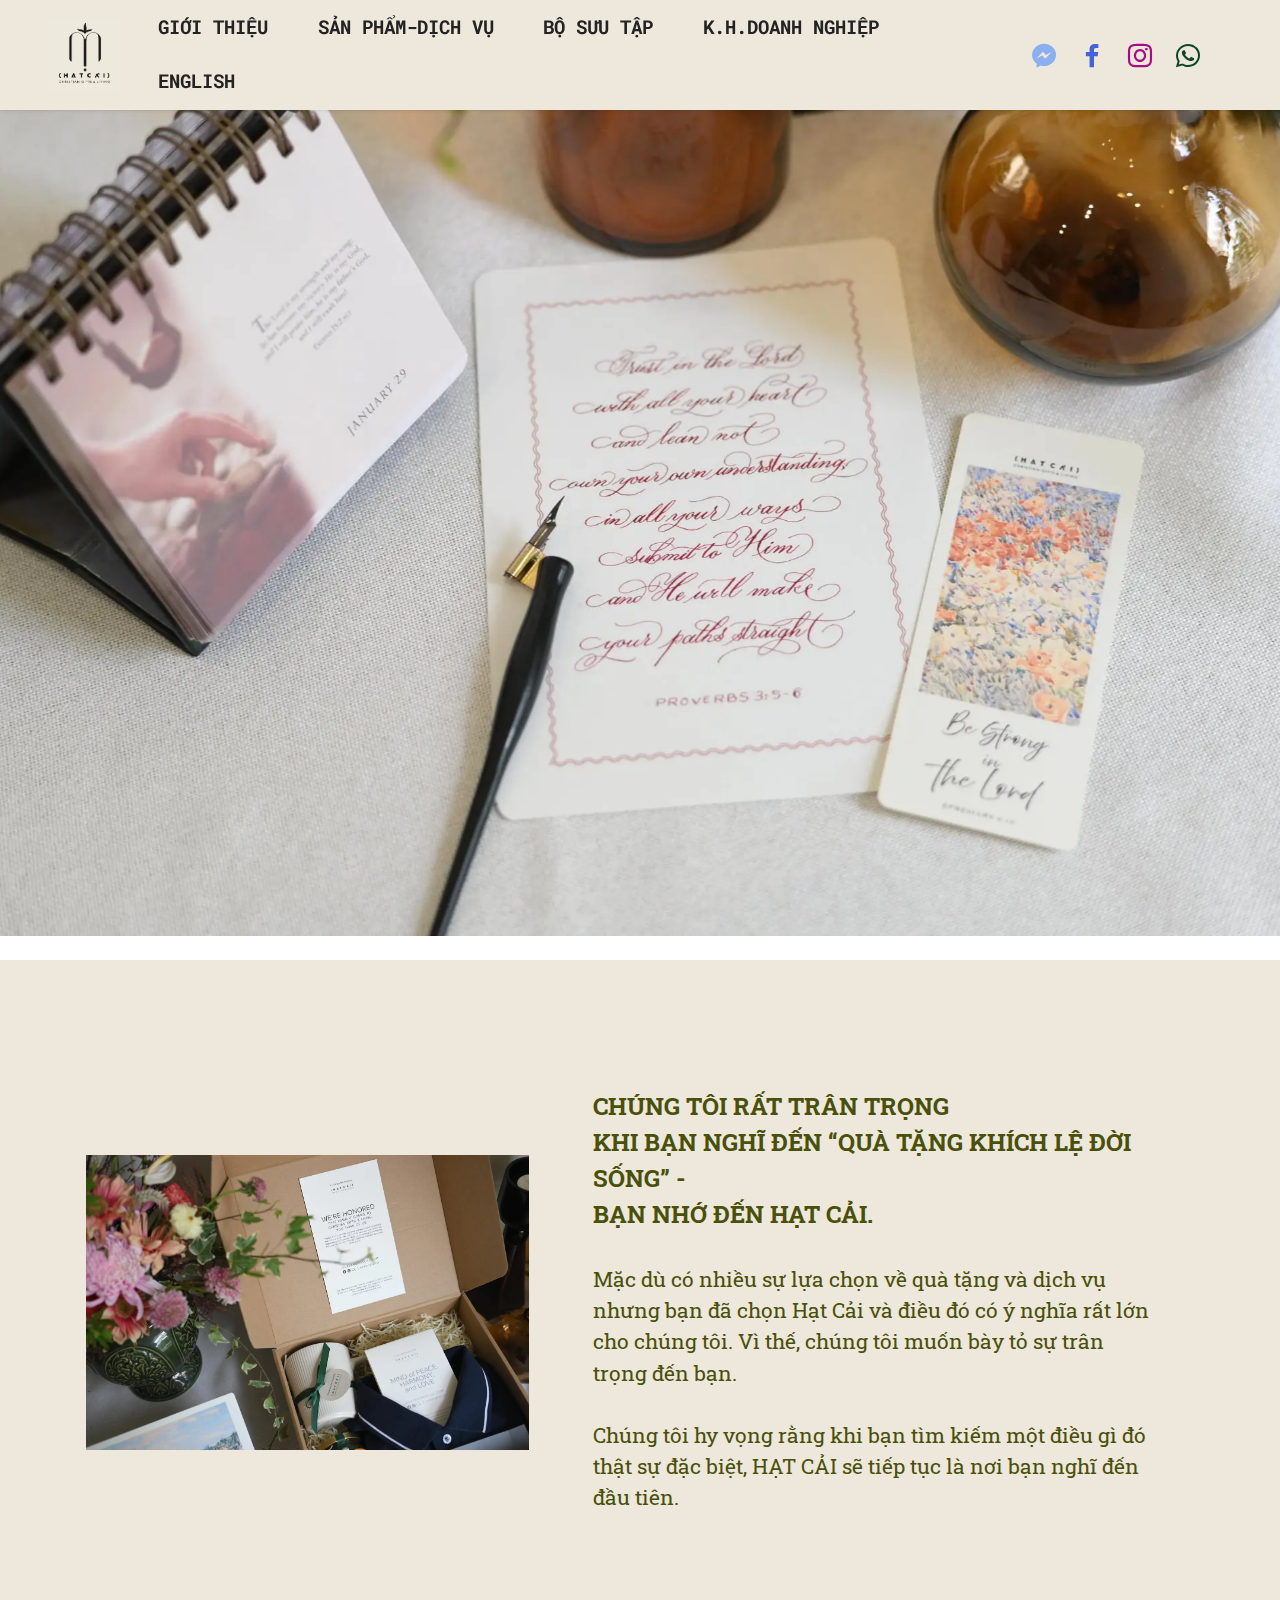
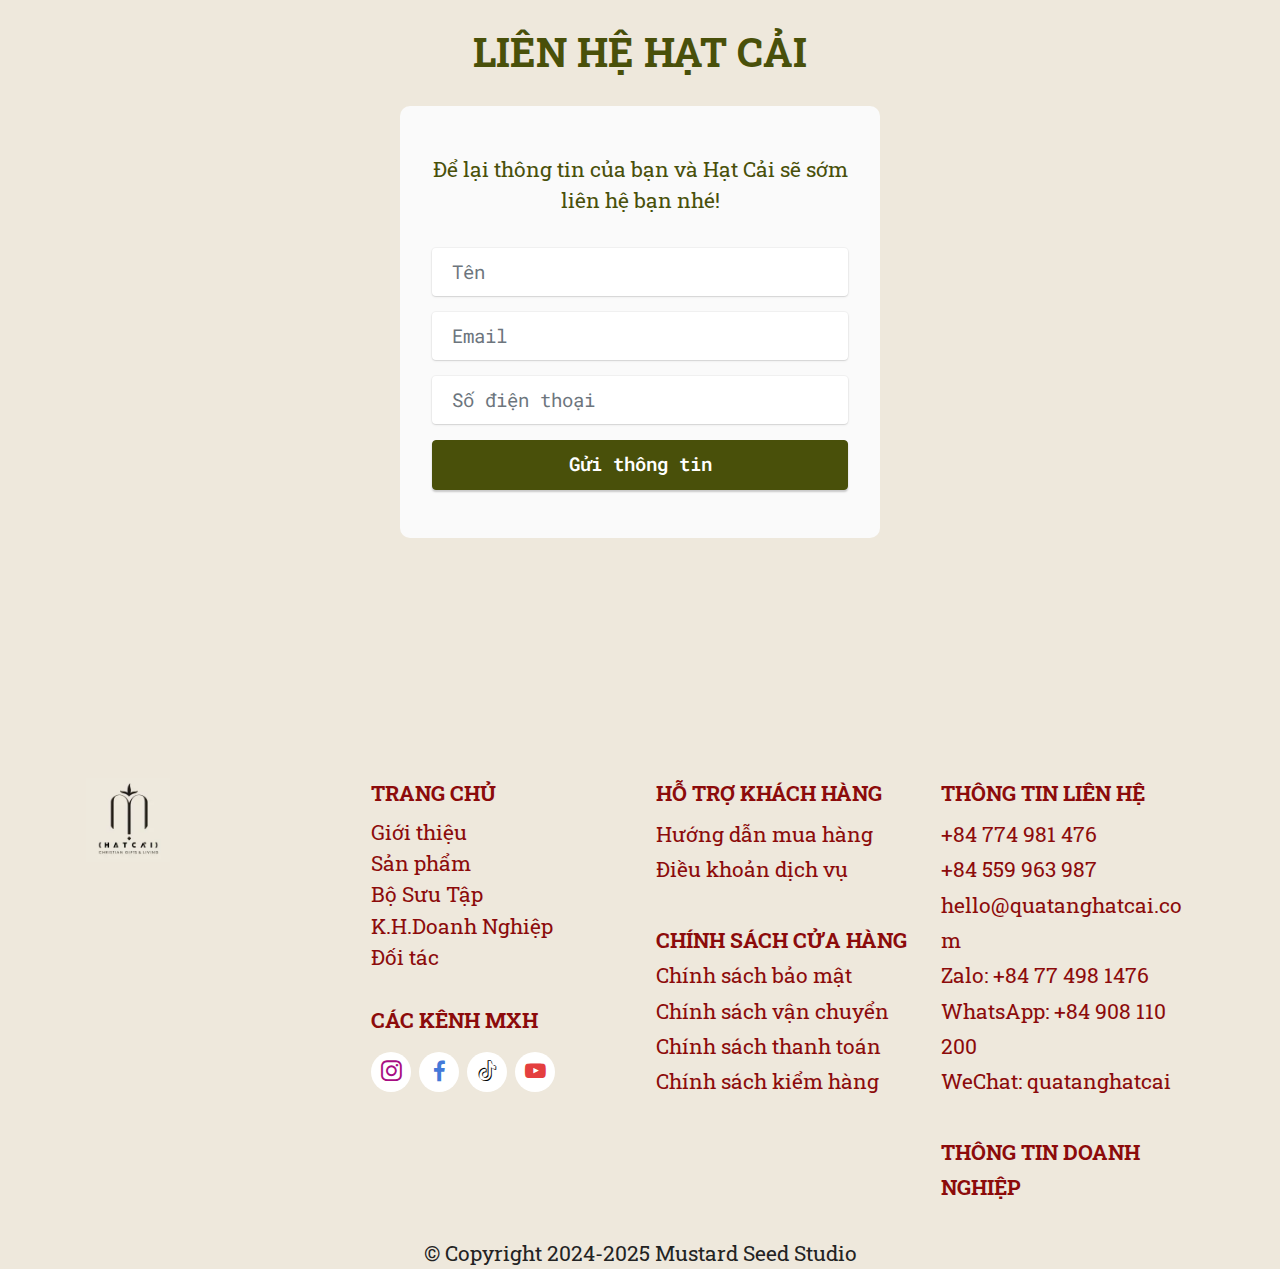
<file: contact.html>
<!DOCTYPE html>
<html  >
<head>
  <!-- Site made with Mobirise Website Builder v5.9.18, https://mobirise.com -->
  <meta charset="UTF-8">
  <meta http-equiv="X-UA-Compatible" content="IE=edge">
  <meta name="generator" content="Mobirise v5.9.18, mobirise.com">
  <meta name="twitter:card" content="summary_large_image"/>
  <meta name="twitter:image:src" content="assets/images/contact-meta.png">
  <meta property="og:image" content="assets/images/contact-meta.png">
  <meta name="twitter:title" content="Quà tặng HẠT CẢI | Liên hệ">
  <meta name="viewport" content="width=device-width, initial-scale=1, minimum-scale=1">
  <link rel="shortcut icon" href="assets/images/screenshot-2024-09-19-at-15.10.20-128x139.png" type="image/x-icon">
  <meta name="description" content="HAT CAI Gifts was founded by an experienced team of creative specialists to exceed customers' various needs in gifts and daily inspirational products.">
  
  
  <title>Quà tặng HẠT CẢI | Liên hệ</title>
  <link rel="stylesheet" href="assets/bootstrap/css/bootstrap.min.css">
  <link rel="stylesheet" href="assets/bootstrap/css/bootstrap-grid.min.css">
  <link rel="stylesheet" href="assets/bootstrap/css/bootstrap-reboot.min.css">
  <link rel="stylesheet" href="assets/parallax/jarallax.css">
  <link rel="stylesheet" href="assets/dropdown/css/style.css">
  <link rel="stylesheet" href="assets/socicon/css/styles.css">
  <link rel="stylesheet" href="assets/theme/css/style.css">
  <link rel="preload" href="https://fonts.googleapis.com/css?family=Roboto+Slab:100,200,300,400,500,600,700,800,900&display=swap" as="style" onload="this.onload=null;this.rel='stylesheet'">
  <noscript><link rel="stylesheet" href="https://fonts.googleapis.com/css?family=Roboto+Slab:100,200,300,400,500,600,700,800,900&display=swap"></noscript>
  <link rel="preload" href="https://fonts.googleapis.com/css?family=Roboto+Mono:100,200,300,400,500,600,700,100i,200i,300i,400i,500i,600i,700i&display=swap" as="style" onload="this.onload=null;this.rel='stylesheet'">
  <noscript><link rel="stylesheet" href="https://fonts.googleapis.com/css?family=Roboto+Mono:100,200,300,400,500,600,700,100i,200i,300i,400i,500i,600i,700i&display=swap"></noscript>
  <link rel="preload" as="style" href="assets/mobirise/css/mbr-additional.css?v=xasFYu"><link rel="stylesheet" href="assets/mobirise/css/mbr-additional.css?v=xasFYu" type="text/css">

  
  
  
</head>
<body>
  
  <section data-bs-version="5.1" class="menu menu3 cid-uxoYtdlIYG" once="menu" id="menu3-3c">
    
    <nav class="navbar navbar-dropdown navbar-fixed-top navbar-expand-lg">
        <div class="container-fluid">
            <div class="navbar-brand">
                <span class="navbar-logo">
                    <a href="index.html">
                        <img src="assets/images/picture1-201x201.webp" alt="HẠT CẢI Christian Gifts &amp; Daily Inspirational" style="height: 4.5rem;">
                    </a>
                </span>
                
            </div>
            <button class="navbar-toggler" type="button" data-toggle="collapse" data-bs-toggle="collapse" data-target="#navbarSupportedContent" data-bs-target="#navbarSupportedContent" aria-controls="navbarNavAltMarkup" aria-expanded="false" aria-label="Toggle navigation">
                <div class="hamburger">
                    <span></span>
                    <span></span>
                    <span></span>
                    <span></span>
                </div>
            </button>
            <div class="collapse navbar-collapse" id="navbarSupportedContent">
                <ul class="navbar-nav nav-dropdown nav-right" data-app-modern-menu="true"><li class="nav-item"><a class="nav-link link text-black text-primary display-4" href="index.html#testimonials1-a"><strong>GIỚI THIỆU</strong></a></li>
                    <li class="nav-item"><a class="nav-link link text-black text-primary show display-4" href="products.html" aria-expanded="false"><strong>SẢN PHẨM-DỊCH VỤ</strong></a></li>
                    <li class="nav-item"><a class="nav-link link text-black text-primary display-4" href="collections.html"><strong>BỘ SƯU TẬP</strong></a>
                    </li><li class="nav-item"><a class="nav-link link text-black text-primary display-4" href="index.html#features3-21"><strong>K.H.DOANH NGHIỆP</strong></a></li><li class="nav-item"><a class="nav-link link text-black text-primary display-4" href="http://en.quatanghatcai.com"><strong>ENGLISH</strong></a></li></ul>
                <div class="icons-menu">
                    <a class="iconfont-wrapper" href="https://www.messenger.com/t/quatanghatcai" target="_blank">
                        <span class="p-2 mbr-iconfont socicon-messenger socicon" style="color: rgb(140, 175, 240); fill: rgb(140, 175, 240);"></span>
                    </a>
                    <a class="iconfont-wrapper" href="https://www.facebook.com/quatanghatcai" target="_blank">
                        <span class="p-2 mbr-iconfont socicon-facebook socicon" style="color: rgb(68, 99, 217); fill: rgb(68, 99, 217);"></span>
                    </a>
                    <a class="iconfont-wrapper" href="https://instagram.com/quatanghatcai" target="_blank">
                        <span class="p-2 mbr-iconfont socicon-instagram socicon" style="color: rgb(167, 13, 130); fill: rgb(167, 13, 130);"></span>
                    </a>
                    <a class="iconfont-wrapper" href="https://wa.me/message/H73RCMOACXX7B1" target="_blank">
                        <span class="p-2 mbr-iconfont socicon-whatsapp socicon" style="color: rgb(13, 71, 35); fill: rgb(13, 71, 35);"></span>
                    </a>
                </div>
                
            </div>
        </div>
    </nav>
</section>

<section data-bs-version="5.1" class="header1 cid-uxoYtdVkU9 mbr-fullscreen mbr-parallax-background" id="header1-3d">

    

    
    

    <div class="container">
        <div class="row justify-content-center">
            <div class="col-12 col-lg-4">
                <h1 class="mbr-section-title mbr-fonts-style mb-3 display-1"><br><br></h1>
                <h2 class="mbr-section-subtitle mbr-fonts-style mb-3 display-2">&nbsp;</h2>
                <p class="mbr-text mbr-fonts-style display-7"><br><br><br></p>
                
            </div>
        </div>
    </div>
</section>

<section data-bs-version="5.1" class="testimonials1 cid-uxoYteuURN" id="testimonials1-3e">
    

    
    
    <div class="container">
        
        <div class="row align-items-center">
            <div class="col-12 col-md-5">
                <div class="image-wrapper">
                    <a href="index.html"><img src="assets/images/cf2-6428-1493x993.webp" alt="HAT CAI"></a>
                </div>
            </div>
            <div class="col-12 col-md">
                <div class="text-wrapper">
                    <p class="mbr-text mbr-fonts-style mb-4 display-5"><strong>CHÚNG TÔI RẤT TRÂN TRỌNG<br>KHI BẠN NGHĨ ĐẾN “QUÀ TẶNG KHÍCH LỆ ĐỜI SỐNG” -<br>BẠN NHỚ ĐẾN HẠT CẢI.</strong><br></p>
                    <p class="name mbr-fonts-style mb-1 display-7">Mặc dù có nhiều sự lựa chọn về quà tặng và dịch vụ nhưng bạn đã chọn Hạt Cải và điều đó có ý nghĩa rất lớn cho chúng tôi. Vì thế, chúng tôi muốn bày tỏ sự trân trọng đến bạn.<br>
<br>Chúng tôi hy vọng rằng khi bạn tìm kiếm một điều gì đó thật sự đặc biệt, HẠT CẢI sẽ tiếp tục là nơi bạn nghĩ đến đầu tiên.</p>
                    
                </div>
            </div>
        </div>
    </div>
</section>

<section data-bs-version="5.1" class="form7 cid-uxp3IXMGHp" id="form7-3j">
    
    
    <div class="container-fluid">
        <div class="mbr-section-head">
            <h3 class="mbr-section-title mbr-fonts-style align-center mb-0 display-1"><strong>LIÊN HỆ HẠT CẢI</strong></h3>
            
        </div>
        <div class="row justify-content-center mt-4">
            <div class="col-lg-8 mx-auto mbr-form" data-form-type="formoid">
                <form action="https://mobirise.eu/" method="POST" class="mbr-form form-with-styler mx-auto" data-form-title="Form Name"><input type="hidden" name="email" data-form-email="true" value="cCvgRaqAbYFxpXlmYLDn9Siyz9T4xgKBLRnnxwRd6B4etxvZRqsw/7l2YvKz/roUeDk6Zofw44XP0PRgWUaTzDeWYa/vsTjbxXLLlfE+I3yzzNdF7H4vQgkHt+IJbeJF">
                    <p class="mbr-text mbr-fonts-style align-center mb-4 display-7">Để lại thông tin của bạn và Hạt Cải sẽ sớm liên hệ bạn nhé!</p>
                    <div class="row">
                        <div hidden="hidden" data-form-alert="" class="alert alert-success col-12">Thanks for filling out the form!</div>
                        <div hidden="hidden" data-form-alert-danger="" class="alert alert-danger col-12">
                            Oops...! some problem!
                        </div>
                    </div>
                    <div class="dragArea row">
                        <div class="col-lg-12 col-md-12 col-sm-12 form-group mb-3" data-for="name">
                            <input type="text" name="name" placeholder="Tên" data-form-field="name" class="form-control" value="" id="name-form7-3j">
                        </div>
                        <div class="col-lg-12 col-md-12 col-sm-12 form-group mb-3" data-for="email">
                            <input type="email" name="email" placeholder="Email" data-form-field="email" class="form-control" value="" id="email-form7-3j">
                        </div>
                        <div data-for="phone" class="col-lg-12 col-md-12 col-sm-12 form-group mb-3">
                            <input type="tel" name="phone" placeholder="Số điện thoại" data-form-field="phone" class="form-control" value="" id="phone-form7-3j">
                        </div>
                        <div class="col-auto mbr-section-btn align-center"><button type="submit" class="btn btn-primary display-4">Gửi thông tin</button></div>
                    </div>
                </form>
            </div>
        </div>
    </div>
</section>

<section data-bs-version="5.1" class="footer4 cid-uxoYtg4XkM" once="footers" id="footer4-3h">

    

    
    
    <div class="container">
        <div class="row mbr-white">
            <div class="col-6 col-lg-3">
                <div class="media-wrap col-md-4 col-12">
                    <a href="index.html">
                        <img src="assets/images/picture1-198x198.webp" alt="HẠT CẢI Christian Gifts &amp; Inspirational Living">
                    </a>
                </div>
            </div>
            <div class="col-12 col-md-6 col-lg-3">
                <h5 class="mbr-section-subtitle mbr-fonts-style mb-2 display-7"><strong>TRANG CHỦ</strong></h5>
                <p class="mbr-text mbr-fonts-style mb-4 display-7">Giới thiệu<br>Sản phẩm<br>Bộ Sưu Tập<br>K.H.Doanh Nghiệp<br>Đối tác</p>
                <h5 class="mbr-section-subtitle mbr-fonts-style mb-3 display-7"><strong>CÁC KÊNH MXH</strong></h5>
                <div class="social-row display-7">
                    <div class="soc-item">
                        <a href="https://www.facebook.com/mf.amandine/" target="_blank">
                            <span class="mbr-iconfont socicon-instagram socicon" style="color: rgb(167, 13, 130); fill: rgb(167, 13, 130);"></span>
                        </a>
                    </div>
                    <div class="soc-item">
                        <a href="https://www.instagram.com/mf.amandine" target="_blank">
                            <span class="mbr-iconfont socicon-facebook socicon" style="color: rgb(68, 121, 217); fill: rgb(68, 121, 217);"></span>
                        </a>
                    </div>
                    <div class="soc-item">
                        <a href="https://www.tiktok.com/@mf.amandine" target="_blank">
                            <span class="mbr-iconfont socicon-tiktok socicon"></span>
                        </a>
                    </div>
                    <div class="soc-item">
                        <a href="https://twitter.com/mobirise" target="_blank">
                            <span class="mbr-iconfont socicon-youtube socicon" style="color: rgb(228, 63, 63); fill: rgb(228, 63, 63);"></span>
                        </a>
                    </div>
                </div>
            </div>
            <div class="col-12 col-md-6 col-lg-3">
                <h5 class="mbr-section-subtitle mbr-fonts-style mb-2 display-7"><strong>HỖ TRỢ KHÁCH HÀNG</strong></h5>
                <ul class="list mbr-fonts-style display-7">
                    <li class="mbr-text item-wrap"><a href="index.html" class="text-secondary">Hướng dẫn mua hàng</a></li><li class="mbr-text item-wrap"><a href="index.html" class="text-secondary">Điều khoản dịch vụ</a></li><li class="mbr-text item-wrap"><br></li><li class="mbr-text item-wrap"><a href="index.html" class="text-secondary"><strong>CHÍNH SÁCH CỬA HÀNG
</strong></a></li><li class="mbr-text item-wrap"><a href="index.html" class="text-secondary">Chính sách bảo mật
</a></li><li class="mbr-text item-wrap"><a href="index.html" class="text-secondary">Chính sách vận chuyển
</a></li><li class="mbr-text item-wrap"><a href="index.html" class="text-secondary">Chính sách thanh toán
</a></li><li class="mbr-text item-wrap"><a href="index.html" class="text-secondary">Chính sách kiểm hàng</a></li>
                </ul>
            </div>
            <div class="col-12 col-md-6 col-lg-3">
                <h5 class="mbr-section-subtitle mbr-fonts-style mb-2 display-7"><strong>THÔNG TIN LIÊN HỆ</strong></h5>
                <ul class="list mbr-fonts-style display-7">
                    <li class="mbr-text item-wrap"><a href="tel:+84 774 981 476" class="text-secondary">+84 774 981 476</a></li><li class="mbr-text item-wrap"><a href="tel:+84 559 963 987" class="text-secondary">+84 559 963 987</a></li><li class="mbr-text item-wrap"><span style="font-size: 1.3rem;"><a href="mailto:hello@quatanghatcai.com" class="text-secondary">hello@quatanghatcai.com</a></span><br></li><li class="mbr-text item-wrap"><strong><a href="https://zalo.me/0774981476" class="text-secondary" target="_blank">Zalo: </a><a href="https://zalo.me/0774981476" class="text-secondary text-primary" target="_blank">+84 77 498 1476</a></strong></li><li class="mbr-text item-wrap"><strong><a href="https://wa.me/84 908 110 200" class="text-secondary">WhatsApp:</a><a href="https://wa.me/84 908 110 200" class="text-secondary"> +84 908 110 200</a></strong></li><li class="mbr-text item-wrap"><strong><a href="https://wechat.quatanghatcai.com" class="text-secondary" target="_blank">WeChat</a><a href="https://wechat.quatanghatcai.com" class="text-secondary" target="_blank">: quatanghatcai</a></strong></li><li class="mbr-text item-wrap"><strong><br></strong></li><li class="mbr-text item-wrap"><a href="index.html" class="text-secondary"><strong>THÔNG TIN DOANH NGHIỆP</strong></a></li>
                </ul>
            </div>
            <div class="col-12 mt-4">
                <p class="mbr-text mb-0 mbr-fonts-style copyright align-center display-7"><a href="index.html" class="text-black">© Copyright 2024-2025&nbsp;Mustard Seed Studio</a></p>
            </div>
        </div>
    </div>
</section><section class="display-7" style="padding: 0;align-items: center;justify-content: center;flex-wrap: wrap;    align-content: center;display: flex;position: relative;height: 0rem;"><a href="https://mobiri.se/2532644" style="flex: 1 1;height: 0rem;position: absolute;width: 100%;z-index: 1;"><img alt="" style="height: 0rem;" src="[data-uri]"></a><p style="margin: 0;text-align: center;" class="display-7">&#8204;</p><a style="z-index:1" href="https://mobirise.com"></a></section><script src="assets/bootstrap/js/bootstrap.bundle.min.js"></script>  <script src="assets/parallax/jarallax.js"></script>  <script src="assets/smoothscroll/smooth-scroll.js"></script>  <script src="assets/ytplayer/index.js"></script>  <script src="assets/dropdown/js/navbar-dropdown.js"></script>  <script src="assets/theme/js/script.js"></script>  <script src="assets/formoid/formoid.min.js"></script>  
  
  
</body>
</html>
</file>
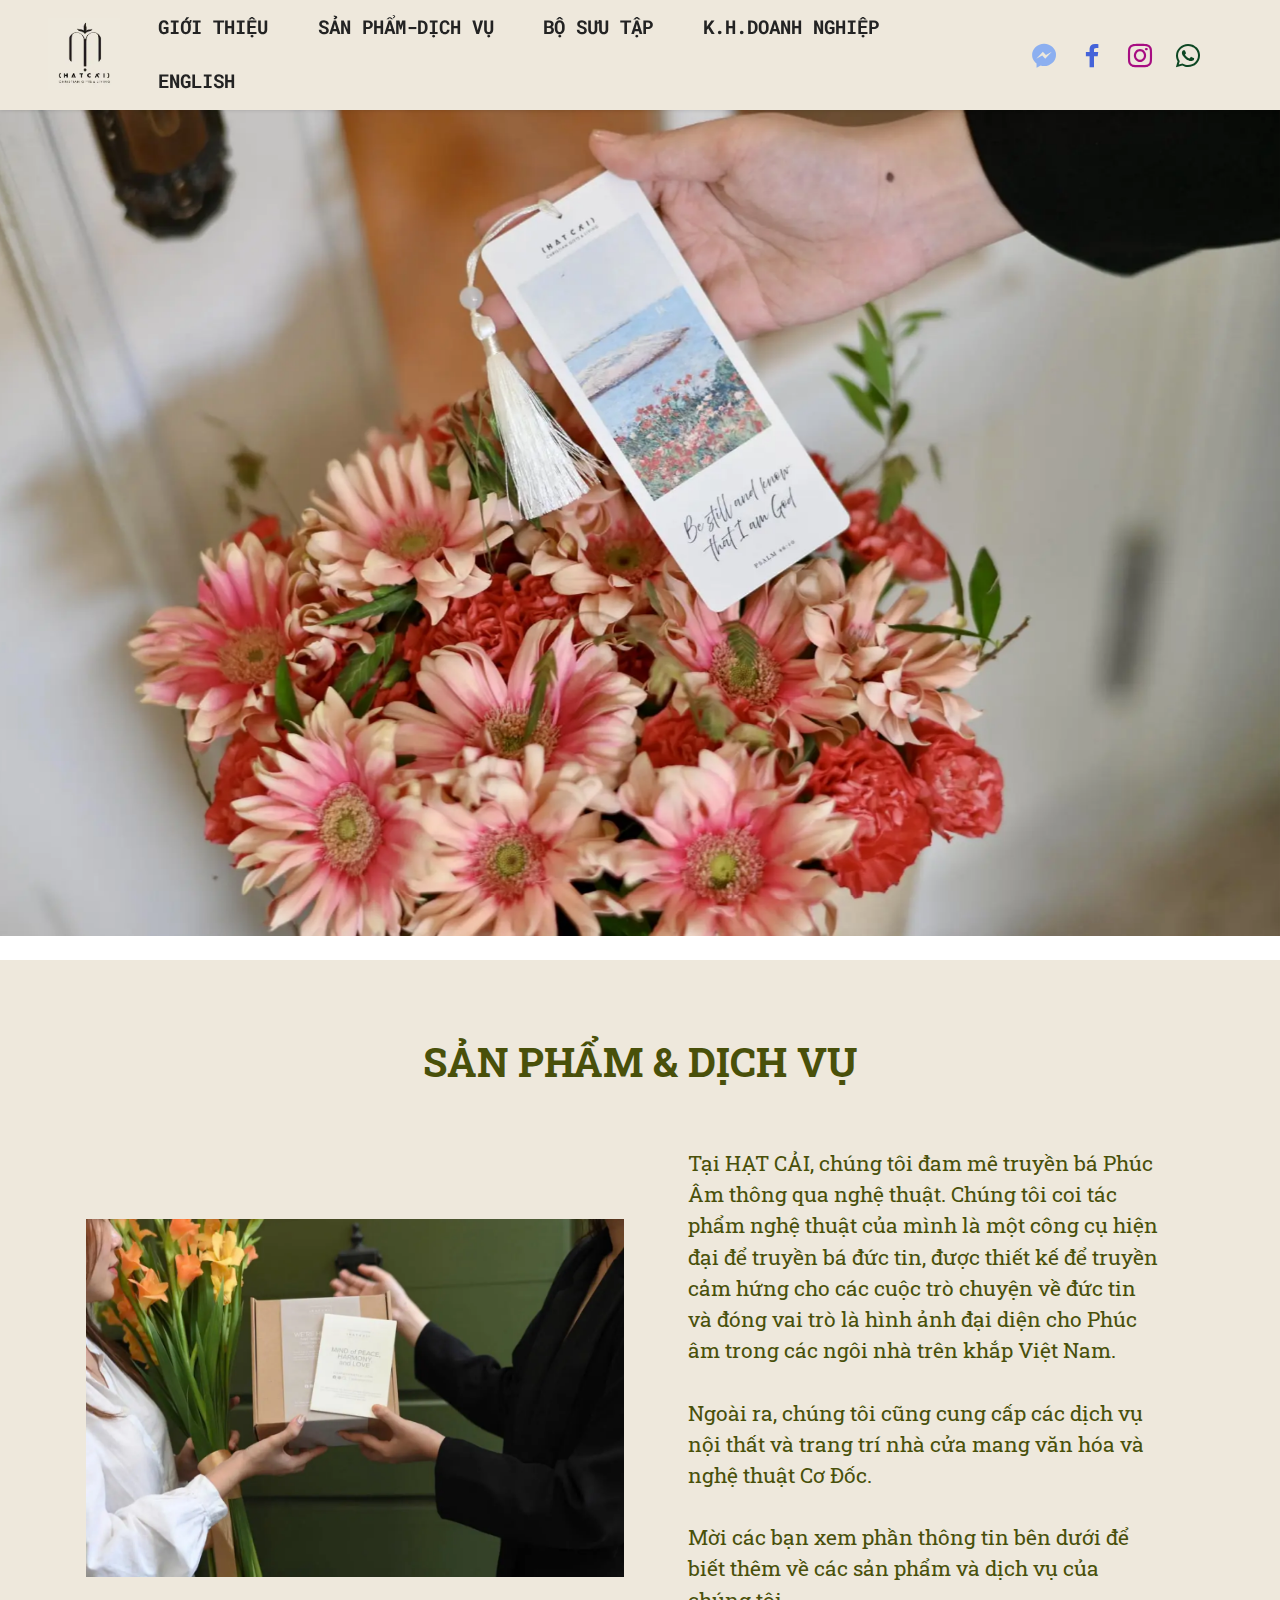
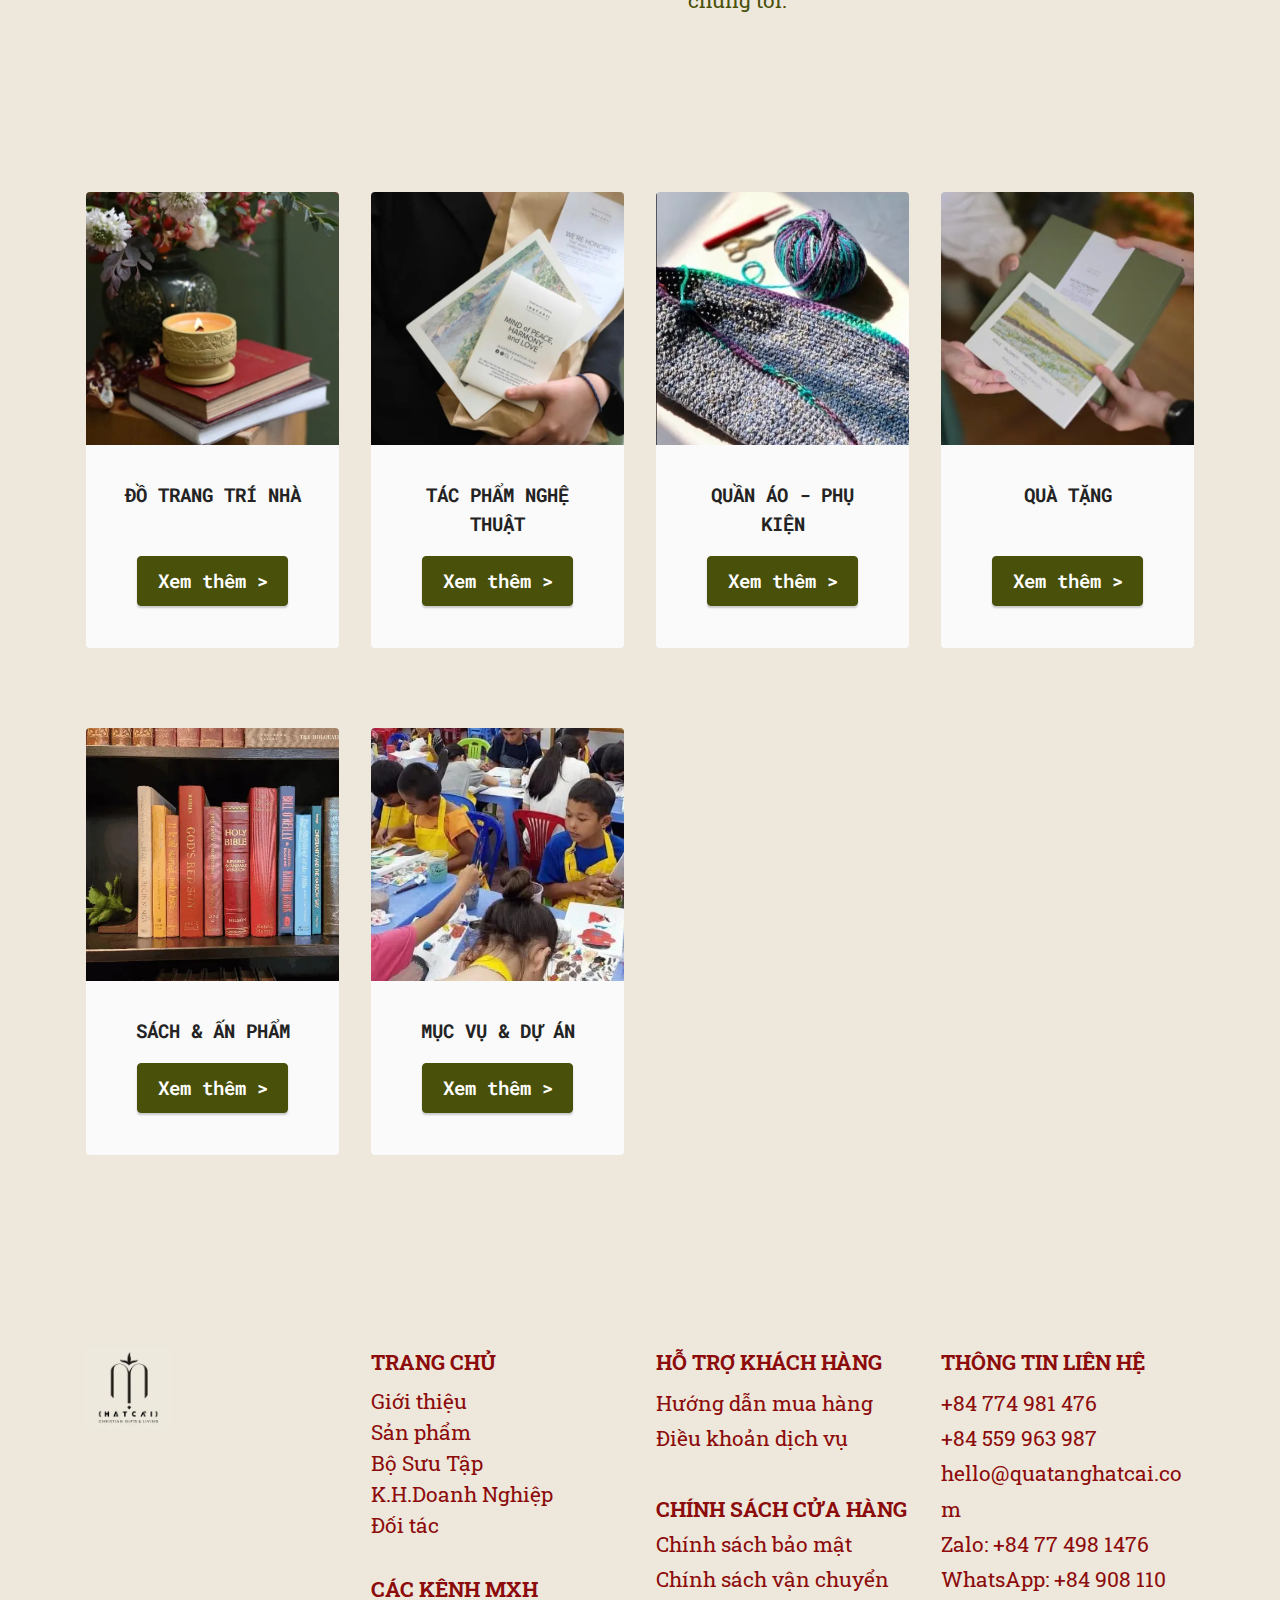
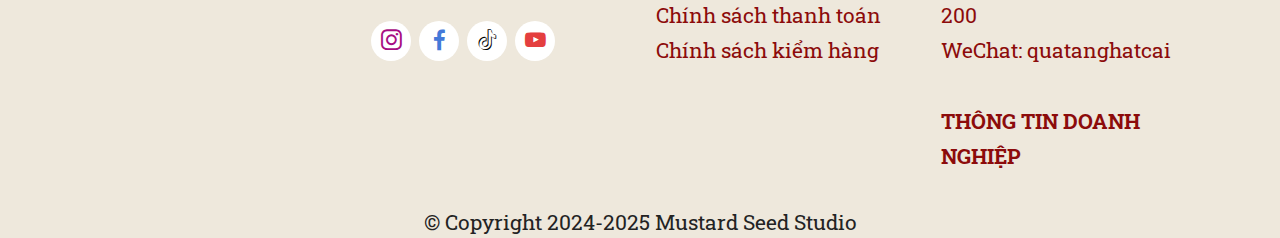
<file: products.html>
<!DOCTYPE html>
<html  >
<head>
  <!-- Site made with Mobirise Website Builder v5.9.18, https://mobirise.com -->
  <meta charset="UTF-8">
  <meta http-equiv="X-UA-Compatible" content="IE=edge">
  <meta name="generator" content="Mobirise v5.9.18, mobirise.com">
  <meta name="twitter:card" content="summary_large_image"/>
  <meta name="twitter:image:src" content="assets/images/products-meta.png">
  <meta property="og:image" content="assets/images/products-meta.png">
  <meta name="twitter:title" content="Quà tặng HẠT CẢI | Sản phẩm">
  <meta name="viewport" content="width=device-width, initial-scale=1, minimum-scale=1">
  <link rel="shortcut icon" href="assets/images/screenshot-2024-09-19-at-15.10.20-128x139.png" type="image/x-icon">
  <meta name="description" content="HAT CAI Gifts was founded by an experienced team of creative specialists to exceed customers' various needs in gifts and daily inspirational products.">
  
  
  <title>Quà tặng HẠT CẢI | Sản phẩm</title>
  <link rel="stylesheet" href="assets/bootstrap/css/bootstrap.min.css">
  <link rel="stylesheet" href="assets/bootstrap/css/bootstrap-grid.min.css">
  <link rel="stylesheet" href="assets/bootstrap/css/bootstrap-reboot.min.css">
  <link rel="stylesheet" href="assets/parallax/jarallax.css">
  <link rel="stylesheet" href="assets/dropdown/css/style.css">
  <link rel="stylesheet" href="assets/socicon/css/styles.css">
  <link rel="stylesheet" href="assets/theme/css/style.css">
  <link rel="preload" href="https://fonts.googleapis.com/css?family=Roboto+Slab:100,200,300,400,500,600,700,800,900&display=swap" as="style" onload="this.onload=null;this.rel='stylesheet'">
  <noscript><link rel="stylesheet" href="https://fonts.googleapis.com/css?family=Roboto+Slab:100,200,300,400,500,600,700,800,900&display=swap"></noscript>
  <link rel="preload" href="https://fonts.googleapis.com/css?family=Roboto+Mono:100,200,300,400,500,600,700,100i,200i,300i,400i,500i,600i,700i&display=swap" as="style" onload="this.onload=null;this.rel='stylesheet'">
  <noscript><link rel="stylesheet" href="https://fonts.googleapis.com/css?family=Roboto+Mono:100,200,300,400,500,600,700,100i,200i,300i,400i,500i,600i,700i&display=swap"></noscript>
  <link rel="preload" as="style" href="assets/mobirise/css/mbr-additional.css?v=epnYiS"><link rel="stylesheet" href="assets/mobirise/css/mbr-additional.css?v=epnYiS" type="text/css">

  
  
  
</head>
<body>
  
  <section data-bs-version="5.1" class="menu menu3 cid-tW3pbByBDS" once="menu" id="menu3-w">
    
    <nav class="navbar navbar-dropdown navbar-fixed-top navbar-expand-lg">
        <div class="container-fluid">
            <div class="navbar-brand">
                <span class="navbar-logo">
                    <a href="index.html">
                        <img src="assets/images/picture1-201x201.webp" alt="HẠT CẢI Christian Gifts &amp; Daily Inspirational" style="height: 4.5rem;">
                    </a>
                </span>
                
            </div>
            <button class="navbar-toggler" type="button" data-toggle="collapse" data-bs-toggle="collapse" data-target="#navbarSupportedContent" data-bs-target="#navbarSupportedContent" aria-controls="navbarNavAltMarkup" aria-expanded="false" aria-label="Toggle navigation">
                <div class="hamburger">
                    <span></span>
                    <span></span>
                    <span></span>
                    <span></span>
                </div>
            </button>
            <div class="collapse navbar-collapse" id="navbarSupportedContent">
                <ul class="navbar-nav nav-dropdown nav-right" data-app-modern-menu="true"><li class="nav-item"><a class="nav-link link text-black text-primary display-4" href="index.html#testimonials1-a"><strong>GIỚI THIỆU</strong></a></li>
                    <li class="nav-item"><a class="nav-link link text-black text-primary show display-4" href="products.html" aria-expanded="false"><strong>SẢN PHẨM-DỊCH VỤ</strong></a></li>
                    <li class="nav-item"><a class="nav-link link text-black text-primary display-4" href="collections.html"><strong>BỘ SƯU TẬP</strong></a>
                    </li><li class="nav-item"><a class="nav-link link text-black text-primary display-4" href="index.html#features3-21"><strong>K.H.DOANH NGHIỆP</strong></a></li><li class="nav-item"><a class="nav-link link text-black text-primary display-4" href="http://en.quatanghatcai.com"><strong>ENGLISH</strong></a></li></ul>
                <div class="icons-menu">
                    <a class="iconfont-wrapper" href="https://www.messenger.com/t/quatanghatcai" target="_blank">
                        <span class="p-2 mbr-iconfont socicon-messenger socicon" style="color: rgb(140, 175, 240); fill: rgb(140, 175, 240);"></span>
                    </a>
                    <a class="iconfont-wrapper" href="https://www.facebook.com/quatanghatcai" target="_blank">
                        <span class="p-2 mbr-iconfont socicon-facebook socicon" style="color: rgb(68, 99, 217); fill: rgb(68, 99, 217);"></span>
                    </a>
                    <a class="iconfont-wrapper" href="https://instagram.com/quatanghatcai" target="_blank">
                        <span class="p-2 mbr-iconfont socicon-instagram socicon" style="color: rgb(167, 13, 130); fill: rgb(167, 13, 130);"></span>
                    </a>
                    <a class="iconfont-wrapper" href="https://wa.me/message/H73RCMOACXX7B1" target="_blank">
                        <span class="p-2 mbr-iconfont socicon-whatsapp socicon" style="color: rgb(13, 71, 35); fill: rgb(13, 71, 35);"></span>
                    </a>
                </div>
                
            </div>
        </div>
    </nav>
</section>

<section data-bs-version="5.1" class="header1 cid-uvZ4tmu8V6 mbr-fullscreen mbr-parallax-background" id="header1-32">

    

    
    

    <div class="container">
        <div class="row justify-content-center">
            <div class="col-12 col-lg-4">
                <h1 class="mbr-section-title mbr-fonts-style mb-3 display-1"><br><br></h1>
                <h2 class="mbr-section-subtitle mbr-fonts-style mb-3 display-2">&nbsp;</h2>
                <p class="mbr-text mbr-fonts-style display-7"><br><br><br></p>
                
            </div>
        </div>
    </div>
</section>

<section data-bs-version="5.1" class="testimonials1 cid-uxoWCTzOha" id="testimonials1-3b">
    

    
    
    <div class="container">
        <h3 class="mbr-section-title mbr-fonts-style align-center mb-4 display-1">
            <strong>SẢN PHẨM &amp; DỊCH VỤ</strong></h3>
        <div class="row align-items-center">
            <div class="col-12 col-md-6">
                <div class="image-wrapper">
                    <img src="assets/images/15655b71fe2b43751a3a-1256x836.webp" alt="HẠT CẢI">
                </div>
            </div>
            <div class="col-12 col-md">
                <div class="text-wrapper">
                    <p class="mbr-text mbr-fonts-style mb-4 display-7">Tại HẠT CẢI, chúng tôi đam mê truyền bá Phúc Âm thông qua nghệ thuật. Chúng tôi coi tác phẩm nghệ thuật của mình là một công cụ hiện đại để truyền bá đức tin, được thiết kế để truyền cảm hứng cho các cuộc trò chuyện về đức tin và đóng vai trò là hình ảnh đại diện cho Phúc âm trong các ngôi nhà trên khắp Việt Nam.<br><br>Ngoài ra, chúng tôi cũng cung cấp các dịch vụ nội thất và trang trí nhà cửa mang văn hóa và nghệ thuật Cơ Đốc.
<br>
<br>Mời các bạn xem phần thông tin bên dưới để biết thêm về các sản phẩm và dịch vụ của chúng tôi.<br></p>
                    
                    
                </div>
            </div>
        </div>
    </div>
</section>

<section data-bs-version="5.1" class="features4 cid-tW51RWn0lZ" id="features4-14">
    
    
    <div class="container">
        
        <div class="row mt-4">
            <div class="item features-image сol-12 col-md-6 col-lg-3">
                <div class="item-wrapper">
                    <div class="item-img">
                        <a href="shop-homecandle-product01.html"><img src="assets/images/2220c5386062dd3c8473-596x745.webp" alt="HAT CAI" title=""></a>
                    </div>
                    <div class="item-content">
                        
                        <h6 class="item-subtitle mbr-fonts-style mt-1 display-4"><strong>ĐỒ TRANG TRÍ NHÀ</strong><strong><br></strong></h6>
                        
                    </div>
                    <div class="mbr-section-btn item-footer mt-2"><a href="shop-homecandle-product01.html.html" class="btn item-btn btn-primary display-4">Xem thêm &gt;</a></div>
                </div>
            </div>
            <div class="item features-image сol-12 col-md-6 col-lg-3">
                <div class="item-wrapper">
                    <div class="item-img">
                        <a href="shop-giftsets-product01.html"><img src="assets/images/258ecb986ec2d39c8ad3-596x895.webp" alt="HAT CAI" title=""></a>
                    </div>
                    <div class="item-content">
                        
                        <h6 class="item-subtitle mbr-fonts-style mt-1 display-4"><strong>TÁC PHẨM&nbsp;</strong><strong>NGHỆ THUẬT</strong></h6>
                        
                    </div>
                    <div class="mbr-section-btn item-footer mt-2"><a href="shop-giftsets-product01.html" class="btn item-btn btn-primary display-4">Xem thêm &gt;</a></div>
                </div>
            </div><div class="item features-image сol-12 col-md-6 col-lg-3">
                <div class="item-wrapper">
                    <div class="item-img">
                        <a href="shop-giftsets-product01.html"><img src="assets/images/300cb3191643ab1df252-1-596x853.webp" alt="HAT CAI" title="" data-slide-to="2" data-bs-slide-to="3"></a>
                    </div>
                    <div class="item-content">
                        
                        <h6 class="item-subtitle mbr-fonts-style mt-1 display-4"><strong>QUẦN ÁO - PHỤ KIỆN</strong><strong><br></strong></h6>
                        
                    </div>
                    <div class="mbr-section-btn item-footer mt-2"><a href="shop-giftsets-product01.html" class="btn item-btn btn-primary display-4">Xem thêm &gt;</a></div>
                </div>
            </div>
            <div class="item features-image сol-12 col-md-6 col-lg-3">
                <div class="item-wrapper">
                    <div class="item-img">
                        <a href="shop-homecandle-product01.html"><img src="assets/images/ad2bc7396263df3d8672-596x895.webp" alt="HAT CAI" title="" data-slide-to="3"></a>
                    </div>
                    <div class="item-content">
                        
                        <h6 class="item-subtitle mbr-fonts-style mt-1 display-4"><strong>QUÀ TẶNG</strong><strong><br></strong></h6>
                        
                    </div>
                    <div class="mbr-section-btn item-footer mt-2"><a href="shop-homecandle-product01.html.html" class="btn item-btn btn-primary display-4">Xem thêm &gt;</a></div>
                </div>
            </div>

        </div>
    </div>
</section>

<section data-bs-version="5.1" class="features4 cid-uxpEvME1PR" id="features4-3l">
    
    
    <div class="container">
        
        <div class="row mt-4">
            
            <div class="item features-image сol-12 col-md-6 col-lg-3 active">
                <div class="item-wrapper">
                    <div class="item-img">
                        <a href="shop-giftsets-product01.html"><img src="assets/images/screenshot-2024-12-19-213138-596x448.webp" alt="HAT CAI" title="" data-slide-to="0" data-bs-slide-to="0"></a>
                    </div>
                    <div class="item-content">
                        
                        <h6 class="item-subtitle mbr-fonts-style mt-1 display-4"><strong>SÁCH &amp; ẤN PHẨM</strong></h6>
                        
                    </div>
                    <div class="mbr-section-btn item-footer mt-2"><a href="shop-giftsets-product01.html" class="btn item-btn btn-primary display-4">Xem thêm &gt;</a></div>
                </div>
            </div><div class="item features-image сol-12 col-md-6 col-lg-3">
                <div class="item-wrapper">
                    <div class="item-img">
                        <a href="shop-homecandle-product01.html"><img src="assets/images/88e6635ac7537a0d2342-596x336.webp" alt="HAT CAI" title="" data-slide-to="1" data-bs-slide-to="1"></a>
                    </div>
                    <div class="item-content">
                        
                        <h6 class="item-subtitle mbr-fonts-style mt-1 display-4"><strong>MỤC VỤ &amp; DỰ ÁN</strong></h6>
                        
                    </div>
                    <div class="mbr-section-btn item-footer mt-2"><a href="shop-homecandle-product01.html.html" class="btn item-btn btn-primary display-4">Xem thêm &gt;</a></div>
                </div>
            </div>
            

        </div>
    </div>
</section>

<section data-bs-version="5.1" class="footer4 cid-tW3pbETOcd" once="footers" id="footer4-11">

    

    
    
    <div class="container">
        <div class="row mbr-white">
            <div class="col-6 col-lg-3">
                <div class="media-wrap col-md-4 col-12">
                    <a href="index.html">
                        <img src="assets/images/picture1-198x198.webp" alt="HẠT CẢI Christian Gifts &amp; Inspirational Living">
                    </a>
                </div>
            </div>
            <div class="col-12 col-md-6 col-lg-3">
                <h5 class="mbr-section-subtitle mbr-fonts-style mb-2 display-7"><strong>TRANG CHỦ</strong></h5>
                <p class="mbr-text mbr-fonts-style mb-4 display-7">Giới thiệu<br>Sản phẩm<br>Bộ Sưu Tập<br>K.H.Doanh Nghiệp<br>Đối tác</p>
                <h5 class="mbr-section-subtitle mbr-fonts-style mb-3 display-7"><strong>CÁC KÊNH MXH</strong></h5>
                <div class="social-row display-7">
                    <div class="soc-item">
                        <a href="https://www.facebook.com/mf.amandine/" target="_blank">
                            <span class="mbr-iconfont socicon-instagram socicon" style="color: rgb(167, 13, 130); fill: rgb(167, 13, 130);"></span>
                        </a>
                    </div>
                    <div class="soc-item">
                        <a href="https://www.instagram.com/mf.amandine" target="_blank">
                            <span class="mbr-iconfont socicon-facebook socicon" style="color: rgb(68, 121, 217); fill: rgb(68, 121, 217);"></span>
                        </a>
                    </div>
                    <div class="soc-item">
                        <a href="https://www.tiktok.com/@mf.amandine" target="_blank">
                            <span class="mbr-iconfont socicon-tiktok socicon"></span>
                        </a>
                    </div>
                    <div class="soc-item">
                        <a href="https://twitter.com/mobirise" target="_blank">
                            <span class="mbr-iconfont socicon-youtube socicon" style="color: rgb(228, 63, 63); fill: rgb(228, 63, 63);"></span>
                        </a>
                    </div>
                </div>
            </div>
            <div class="col-12 col-md-6 col-lg-3">
                <h5 class="mbr-section-subtitle mbr-fonts-style mb-2 display-7"><strong>HỖ TRỢ KHÁCH HÀNG</strong></h5>
                <ul class="list mbr-fonts-style display-7">
                    <li class="mbr-text item-wrap"><a href="index.html" class="text-secondary">Hướng dẫn mua hàng</a></li><li class="mbr-text item-wrap"><a href="index.html" class="text-secondary">Điều khoản dịch vụ</a></li><li class="mbr-text item-wrap"><br></li><li class="mbr-text item-wrap"><a href="index.html" class="text-secondary"><strong>CHÍNH SÁCH CỬA HÀNG
</strong></a></li><li class="mbr-text item-wrap"><a href="index.html" class="text-secondary">Chính sách bảo mật
</a></li><li class="mbr-text item-wrap"><a href="index.html" class="text-secondary">Chính sách vận chuyển
</a></li><li class="mbr-text item-wrap"><a href="index.html" class="text-secondary">Chính sách thanh toán
</a></li><li class="mbr-text item-wrap"><a href="index.html" class="text-secondary">Chính sách kiểm hàng</a></li>
                </ul>
            </div>
            <div class="col-12 col-md-6 col-lg-3">
                <h5 class="mbr-section-subtitle mbr-fonts-style mb-2 display-7"><strong>THÔNG TIN LIÊN HỆ</strong></h5>
                <ul class="list mbr-fonts-style display-7">
                    <li class="mbr-text item-wrap"><a href="tel:+84 774 981 476" class="text-secondary">+84 774 981 476</a></li><li class="mbr-text item-wrap"><a href="tel:+84 559 963 987" class="text-secondary">+84 559 963 987</a></li><li class="mbr-text item-wrap"><span style="font-size: 1.3rem;"><a href="mailto:hello@quatanghatcai.com" class="text-secondary">hello@quatanghatcai.com</a></span><br></li><li class="mbr-text item-wrap"><strong><a href="https://zalo.me/0774981476" class="text-secondary" target="_blank">Zalo: </a><a href="https://zalo.me/0774981476" class="text-secondary text-primary" target="_blank">+84 77 498 1476</a></strong></li><li class="mbr-text item-wrap"><strong><a href="https://wa.me/84 908 110 200" class="text-secondary">WhatsApp:</a><a href="https://wa.me/84 908 110 200" class="text-secondary"> +84 908 110 200</a></strong></li><li class="mbr-text item-wrap"><strong><a href="https://wechat.quatanghatcai.com" class="text-secondary" target="_blank">WeChat</a><a href="https://wechat.quatanghatcai.com" class="text-secondary" target="_blank">: quatanghatcai</a></strong></li><li class="mbr-text item-wrap"><strong><br></strong></li><li class="mbr-text item-wrap"><a href="index.html" class="text-secondary"><strong>THÔNG TIN DOANH NGHIỆP</strong></a></li>
                </ul>
            </div>
            <div class="col-12 mt-4">
                <p class="mbr-text mb-0 mbr-fonts-style copyright align-center display-7"><a href="index.html" class="text-black">© Copyright 2024-2025&nbsp;Mustard Seed Studio</a></p>
            </div>
        </div>
    </div>
</section><section class="display-7" style="padding: 0;align-items: center;justify-content: center;flex-wrap: wrap;    align-content: center;display: flex;position: relative;height: 0rem;"><a href="https://mobiri.se/2532644" style="flex: 1 1;height: 0rem;position: absolute;width: 100%;z-index: 1;"><img alt="" style="height: 0rem;" src="[data-uri]"></a><p style="margin: 0;text-align: center;" class="display-7">&#8204;</p><a style="z-index:1" href="https://mobirise.com/offline-website-builder.html"></a></section><script src="assets/bootstrap/js/bootstrap.bundle.min.js"></script>  <script src="assets/parallax/jarallax.js"></script>  <script src="assets/smoothscroll/smooth-scroll.js"></script>  <script src="assets/ytplayer/index.js"></script>  <script src="assets/dropdown/js/navbar-dropdown.js"></script>  <script src="assets/theme/js/script.js"></script>  
  
  
</body>
</html>
</file>
<file: assets/web/assets/mobirise-icons2/mobirise2.css>
@font-face {
  font-family: 'Moririse2';
  font-display: swap;
  src:  url('mobirise2.eot?f2bix4');
  src:  url('mobirise2.eot?f2bix4#iefix') format('embedded-opentype'),
    url('mobirise2.ttf?f2bix4') format('truetype'),
    url('mobirise2.woff?f2bix4') format('woff'),
    url('mobirise2.svg?f2bix4#mobirise2') format('svg');
  font-weight: normal;
  font-style: normal;
}

[class^="mobi-"], [class*=" mobi-"] {
  /* use !important to prevent issues with browser extensions that change fonts */
  font-family: 'Moririse2' !important;
  speak: none;
  font-style: normal;
  font-weight: normal;
  font-variant: normal;
  text-transform: none;
  line-height: 1;

  /* Better Font Rendering =========== */
  -webkit-font-smoothing: antialiased;
  -moz-osx-font-smoothing: grayscale;
}

.mobi-mbri-add-submenu:before {
  content: "\e900";
}
.mobi-mbri-alert:before {
  content: "\e901";
}
.mobi-mbri-align-center:before {
  content: "\e902";
}
.mobi-mbri-align-justify:before {
  content: "\e903";
}
.mobi-mbri-align-left:before {
  content: "\e904";
}
.mobi-mbri-align-right:before {
  content: "\e905";
}
.mobi-mbri-android:before {
  content: "\e906";
}
.mobi-mbri-apple:before {
  content: "\e907";
}
.mobi-mbri-arrow-down:before {
  content: "\e908";
}
.mobi-mbri-arrow-next:before {
  content: "\e909";
}
.mobi-mbri-arrow-prev:before {
  content: "\e90a";
}
.mobi-mbri-arrow-up:before {
  content: "\e90b";
}
.mobi-mbri-bold:before {
  content: "\e90c";
}
.mobi-mbri-bookmark:before {
  content: "\e90d";
}
.mobi-mbri-bootstrap:before {
  content: "\e90e";
}
.mobi-mbri-briefcase:before {
  content: "\e90f";
}
.mobi-mbri-browse:before {
  content: "\e910";
}
.mobi-mbri-bulleted-list:before {
  content: "\e911";
}
.mobi-mbri-calendar:before {
  content: "\e912";
}
.mobi-mbri-camera:before {
  content: "\e913";
}
.mobi-mbri-cart-add:before {
  content: "\e914";
}
.mobi-mbri-cart-full:before {
  content: "\e915";
}
.mobi-mbri-cash:before {
  content: "\e916";
}
.mobi-mbri-change-style:before {
  content: "\e917";
}
.mobi-mbri-chat:before {
  content: "\e918";
}
.mobi-mbri-clock:before {
  content: "\e919";
}
.mobi-mbri-close:before {
  content: "\e91a";
}
.mobi-mbri-cloud:before {
  content: "\e91b";
}
.mobi-mbri-code:before {
  content: "\e91c";
}
.mobi-mbri-contact-form:before {
  content: "\e91d";
}
.mobi-mbri-credit-card:before {
  content: "\e91e";
}
.mobi-mbri-cursor-click:before {
  content: "\e91f";
}
.mobi-mbri-cust-feedback:before {
  content: "\e920";
}
.mobi-mbri-database:before {
  content: "\e921";
}
.mobi-mbri-delivery:before {
  content: "\e922";
}
.mobi-mbri-desktop:before {
  content: "\e923";
}
.mobi-mbri-devices:before {
  content: "\e924";
}
.mobi-mbri-down:before {
  content: "\e925";
}
.mobi-mbri-download-2:before {
  content: "\e926";
}
.mobi-mbri-download:before {
  content: "\e927";
}
.mobi-mbri-drag-n-drop-2:before {
  content: "\e928";
}
.mobi-mbri-drag-n-drop:before {
  content: "\e929";
}
.mobi-mbri-edit-2:before {
  content: "\e92a";
}
.mobi-mbri-edit:before {
  content: "\e92b";
}
.mobi-mbri-error:before {
  content: "\e92c";
}
.mobi-mbri-extension:before {
  content: "\e92d";
}
.mobi-mbri-features:before {
  content: "\e92e";
}
.mobi-mbri-file:before {
  content: "\e92f";
}
.mobi-mbri-flag:before {
  content: "\e930";
}
.mobi-mbri-folder:before {
  content: "\e931";
}
.mobi-mbri-gift:before {
  content: "\e932";
}
.mobi-mbri-github:before {
  content: "\e933";
}
.mobi-mbri-globe-2:before {
  content: "\e934";
}
.mobi-mbri-globe:before {
  content: "\e935";
}
.mobi-mbri-growing-chart:before {
  content: "\e936";
}
.mobi-mbri-hearth:before {
  content: "\e937";
}
.mobi-mbri-help:before {
  content: "\e938";
}
.mobi-mbri-home:before {
  content: "\e939";
}
.mobi-mbri-hot-cup:before {
  content: "\e93a";
}
.mobi-mbri-idea:before {
  content: "\e93b";
}
.mobi-mbri-image-gallery:before {
  content: "\e93c";
}
.mobi-mbri-image-slider:before {
  content: "\e93d";
}
.mobi-mbri-info:before {
  content: "\e93e";
}
.mobi-mbri-italic:before {
  content: "\e93f";
}
.mobi-mbri-key:before {
  content: "\e940";
}
.mobi-mbri-laptop:before {
  content: "\e941";
}
.mobi-mbri-layers:before {
  content: "\e942";
}
.mobi-mbri-left-right:before {
  content: "\e943";
}
.mobi-mbri-left:before {
  content: "\e944";
}
.mobi-mbri-letter:before {
  content: "\e945";
}
.mobi-mbri-like:before {
  content: "\e946";
}
.mobi-mbri-link:before {
  content: "\e947";
}
.mobi-mbri-lock:before {
  content: "\e948";
}
.mobi-mbri-login:before {
  content: "\e949";
}
.mobi-mbri-logout:before {
  content: "\e94a";
}
.mobi-mbri-magic-stick:before {
  content: "\e94b";
}
.mobi-mbri-map-pin:before {
  content: "\e94c";
}
.mobi-mbri-menu:before {
  content: "\e94d";
}
.mobi-mbri-mobile-2:before {
  content: "\e94e";
}
.mobi-mbri-mobile-horizontal:before {
  content: "\e94f";
}
.mobi-mbri-mobile:before {
  content: "\e950";
}
.mobi-mbri-mobirise:before {
  content: "\e951";
}
.mobi-mbri-more-horizontal:before {
  content: "\e952";
}
.mobi-mbri-more-vertical:before {
  content: "\e953";
}
.mobi-mbri-music:before {
  content: "\e954";
}
.mobi-mbri-new-file:before {
  content: "\e955";
}
.mobi-mbri-numbered-list:before {
  content: "\e956";
}
.mobi-mbri-opened-folder:before {
  content: "\e957";
}
.mobi-mbri-pages:before {
  content: "\e958";
}
.mobi-mbri-paper-plane:before {
  content: "\e959";
}
.mobi-mbri-paperclip:before {
  content: "\e95a";
}
.mobi-mbri-phone:before {
  content: "\e95b";
}
.mobi-mbri-photo:before {
  content: "\e95c";
}
.mobi-mbri-photos:before {
  content: "\e95d";
}
.mobi-mbri-pin:before {
  content: "\e95e";
}
.mobi-mbri-play:before {
  content: "\e95f";
}
.mobi-mbri-plus:before {
  content: "\e960";
}
.mobi-mbri-preview:before {
  content: "\e961";
}
.mobi-mbri-print:before {
  content: "\e962";
}
.mobi-mbri-protect:before {
  content: "\e963";
}
.mobi-mbri-question:before {
  content: "\e964";
}
.mobi-mbri-quote-left:before {
  content: "\e965";
}
.mobi-mbri-quote-right:before {
  content: "\e966";
}
.mobi-mbri-redo:before {
  content: "\e967";
}
.mobi-mbri-refresh:before {
  content: "\e968";
}
.mobi-mbri-responsive-2:before {
  content: "\e969";
}
.mobi-mbri-responsive:before {
  content: "\e96a";
}
.mobi-mbri-right:before {
  content: "\e96b";
}
.mobi-mbri-rocket:before {
  content: "\e96c";
}
.mobi-mbri-sad-face:before {
  content: "\e96d";
}
.mobi-mbri-sale:before {
  content: "\e96e";
}
.mobi-mbri-save:before {
  content: "\e96f";
}
.mobi-mbri-search:before {
  content: "\e970";
}
.mobi-mbri-setting-2:before {
  content: "\e971";
}
.mobi-mbri-setting-3:before {
  content: "\e972";
}
.mobi-mbri-setting:before {
  content: "\e973";
}
.mobi-mbri-share:before {
  content: "\e974";
}
.mobi-mbri-shopping-bag:before {
  content: "\e975";
}
.mobi-mbri-shopping-basket:before {
  content: "\e976";
}
.mobi-mbri-shopping-cart:before {
  content: "\e977";
}
.mobi-mbri-sites:before {
  content: "\e978";
}
.mobi-mbri-smile-face:before {
  content: "\e979";
}
.mobi-mbri-speed:before {
  content: "\e97a";
}
.mobi-mbri-star:before {
  content: "\e97b";
}
.mobi-mbri-success:before {
  content: "\e97c";
}
.mobi-mbri-sun:before {
  content: "\e97d";
}
.mobi-mbri-sun2:before {
  content: "\e97e";
}
.mobi-mbri-tablet-vertical:before {
  content: "\e97f";
}
.mobi-mbri-tablet:before {
  content: "\e980";
}
.mobi-mbri-target:before {
  content: "\e981";
}
.mobi-mbri-timer:before {
  content: "\e982";
}
.mobi-mbri-to-ftp:before {
  content: "\e983";
}
.mobi-mbri-to-local-drive:before {
  content: "\e984";
}
.mobi-mbri-touch-swipe:before {
  content: "\e985";
}
.mobi-mbri-touch:before {
  content: "\e986";
}
.mobi-mbri-trash:before {
  content: "\e987";
}
.mobi-mbri-underline:before {
  content: "\e988";
}
.mobi-mbri-undo:before {
  content: "\e989";
}
.mobi-mbri-unlink:before {
  content: "\e98a";
}
.mobi-mbri-unlock:before {
  content: "\e98b";
}
.mobi-mbri-up-down:before {
  content: "\e98c";
}
.mobi-mbri-up:before {
  content: "\e98d";
}
.mobi-mbri-update:before {
  content: "\e98e";
}
.mobi-mbri-upload-2:before {
  content: "\e98f";
}
.mobi-mbri-upload:before {
  content: "\e990";
}
.mobi-mbri-user-2:before {
  content: "\e991";
}
.mobi-mbri-user:before {
  content: "\e992";
}
.mobi-mbri-users:before {
  content: "\e993";
}
.mobi-mbri-video-play:before {
  content: "\e994";
}
.mobi-mbri-video:before {
  content: "\e995";
}
.mobi-mbri-watch:before {
  content: "\e996";
}
.mobi-mbri-website-theme-2:before {
  content: "\e997";
}
.mobi-mbri-website-theme:before {
  content: "\e998";
}
.mobi-mbri-wifi:before {
  content: "\e999";
}
.mobi-mbri-windows:before {
  content: "\e99a";
}
.mobi-mbri-zoom-in:before {
  content: "\e99b";
}
.mobi-mbri-zoom-out:before {
  content: "\e99c";
}
</file>
<file: assets/dropdown/css/style.css>
.navbar-dropdown {
  left: 0;
  padding: 0;
  position: absolute;
  right: 0;
  top: 0;
  transition: all 0.45s ease;
  z-index: 1030;
  background: #282828; }
  .navbar-dropdown .navbar-logo {
    margin-right: 0.8rem;
    transition: margin 0.3s ease-in-out;
    vertical-align: middle; }
    .navbar-dropdown .navbar-logo img {
      height: 3.125rem;
      transition: all 0.3s ease-in-out; }
    .navbar-dropdown .navbar-logo.mbr-iconfont {
      font-size: 3.125rem;
      line-height: 3.125rem; }
  .navbar-dropdown .navbar-caption {
    font-weight: 700;
    white-space: normal;
    vertical-align: -4px;
    line-height: 3.125rem !important; }
    .navbar-dropdown .navbar-caption, .navbar-dropdown .navbar-caption:hover {
      color: inherit;
      text-decoration: none; }
  .navbar-dropdown .mbr-iconfont + .navbar-caption {
    vertical-align: -1px; }
  .navbar-dropdown.navbar-fixed-top {
    position: fixed; }
  .navbar-dropdown .navbar-brand span {
    vertical-align: -4px; }
  .navbar-dropdown.bg-color.transparent {
    background: none; }
  .navbar-dropdown.navbar-short .navbar-brand {
    padding: 0.625rem 0; }
    .navbar-dropdown.navbar-short .navbar-brand span {
      vertical-align: -1px; }
  .navbar-dropdown.navbar-short .navbar-caption {
    line-height: 2.375rem !important;
    vertical-align: -2px; }
  .navbar-dropdown.navbar-short .navbar-logo {
    margin-right: 0.5rem; }
    .navbar-dropdown.navbar-short .navbar-logo img {
      height: 2.375rem; }
    .navbar-dropdown.navbar-short .navbar-logo.mbr-iconfont {
      font-size: 2.375rem;
      line-height: 2.375rem; }
  .navbar-dropdown.navbar-short .mbr-table-cell {
    height: 3.625rem; }
  .navbar-dropdown .navbar-close {
    left: 0.6875rem;
    position: fixed;
    top: 0.75rem;
    z-index: 1000; }
  .navbar-dropdown .hamburger-icon {
    content: "";
    display: inline-block;
    vertical-align: middle;
    width: 16px;
    -webkit-box-shadow: 0 -6px 0 1px #282828,0 0 0 1px #282828,0 6px 0 1px #282828;
    -moz-box-shadow: 0 -6px 0 1px #282828,0 0 0 1px #282828,0 6px 0 1px #282828;
    box-shadow: 0 -6px 0 1px #282828,0 0 0 1px #282828,0 6px 0 1px #282828; }

.dropdown-menu .dropdown-toggle[data-toggle="dropdown-submenu"]::after {
  border-bottom: 0.35em solid transparent;
  border-left: 0.35em solid;
  border-right: 0;
  border-top: 0.35em solid transparent;
  margin-left: 0.3rem; }

.dropdown-menu .dropdown-item:focus {
  outline: 0; }

.nav-dropdown {
  font-size: 0.75rem;
  font-weight: 500;
  height: auto !important; }
  .nav-dropdown .nav-btn {
    padding-left: 1rem; }
  .nav-dropdown .link {
    margin: .667em 1.667em;
    font-weight: 500;
    padding: 0;
    transition: color .2s ease-in-out; }
    .nav-dropdown .link.dropdown-toggle {
      margin-right: 2.583em; }
      .nav-dropdown .link.dropdown-toggle::after {
        margin-left: .25rem;
        border-top: 0.35em solid;
        border-right: 0.35em solid transparent;
        border-left: 0.35em solid transparent;
        border-bottom: 0; }
      .nav-dropdown .link.dropdown-toggle[aria-expanded="true"] {
        margin: 0;
        padding: 0.667em 3.263em  0.667em 1.667em; }
  .nav-dropdown .link::after,
  .nav-dropdown .dropdown-item::after {
    color: inherit; }
  .nav-dropdown .btn {
    font-size: 0.75rem;
    font-weight: 700;
    letter-spacing: 0;
    margin-bottom: 0;
    padding-left: 1.25rem;
    padding-right: 1.25rem; }
  .nav-dropdown .dropdown-menu {
    border-radius: 0;
    border: 0;
    left: 0;
    margin: 0;
    padding-bottom: 1.25rem;
    padding-top: 1.25rem;
    position: relative; }
  .nav-dropdown .dropdown-submenu {
    margin-left: 0.125rem;
    top: 0; }
  .nav-dropdown .dropdown-item {
    font-weight: 500;
    line-height: 2;
    padding: 0.3846em 4.615em 0.3846em 1.5385em;
    position: relative;
    transition: color .2s ease-in-out, background-color .2s ease-in-out; }
    .nav-dropdown .dropdown-item::after {
      margin-top: -0.3077em;
      position: absolute;
      right: 1.1538em;
      top: 50%; }
    .nav-dropdown .dropdown-item:focus, .nav-dropdown .dropdown-item:hover {
      background: none; }

@media (max-width: 767px) {
  .nav-dropdown.navbar-toggleable-sm {
    bottom: 0;
    display: none;
    left: 0;
    overflow-x: hidden;
    position: fixed;
    top: 0;
    transform: translateX(-100%);
    -ms-transform: translateX(-100%);
    -webkit-transform: translateX(-100%);
    width: 18.75rem;
    z-index: 999; } }
.nav-dropdown.navbar-toggleable-xl {
  bottom: 0;
  display: none;
  left: 0;
  overflow-x: hidden;
  position: fixed;
  top: 0;
  transform: translateX(-100%);
  -ms-transform: translateX(-100%);
  -webkit-transform: translateX(-100%);
  width: 18.75rem;
  z-index: 999; }

.nav-dropdown-sm {
  display: block !important;
  overflow-x: hidden;
  overflow: auto;
  padding-top: 3.875rem; }
  .nav-dropdown-sm::after {
    content: "";
    display: block;
    height: 3rem;
    width: 100%; }
  .nav-dropdown-sm.collapse.in ~ .navbar-close {
    display: block !important; }
  .nav-dropdown-sm.collapsing, .nav-dropdown-sm.collapse.in {
    transform: translateX(0);
    -ms-transform: translateX(0);
    -webkit-transform: translateX(0);
    transition: all 0.25s ease-out;
    -webkit-transition: all 0.25s ease-out;
    background: #282828; }
  .nav-dropdown-sm.collapsing[aria-expanded="false"] {
    transform: translateX(-100%);
    -ms-transform: translateX(-100%);
    -webkit-transform: translateX(-100%); }
  .nav-dropdown-sm .nav-item {
    display: block;
    margin-left: 0 !important;
    padding-left: 0; }
  .nav-dropdown-sm .link,
  .nav-dropdown-sm .dropdown-item {
    border-top: 1px dotted rgba(255, 255, 255, 0.1);
    font-size: 0.8125rem;
    line-height: 1.6;
    margin: 0 !important;
    padding: 0.875rem 2.4rem 0.875rem 1.5625rem !important;
    position: relative;
    white-space: normal; }
    .nav-dropdown-sm .link:focus, .nav-dropdown-sm .link:hover,
    .nav-dropdown-sm .dropdown-item:focus,
    .nav-dropdown-sm .dropdown-item:hover {
      background: rgba(0, 0, 0, 0.2) !important;
      color: #c0a375; }
  .nav-dropdown-sm .nav-btn {
    position: relative;
    padding: 1.5625rem 1.5625rem 0 1.5625rem; }
    .nav-dropdown-sm .nav-btn::before {
      border-top: 1px dotted rgba(255, 255, 255, 0.1);
      content: "";
      left: 0;
      position: absolute;
      top: 0;
      width: 100%; }
    .nav-dropdown-sm .nav-btn + .nav-btn {
      padding-top: 0.625rem; }
      .nav-dropdown-sm .nav-btn + .nav-btn::before {
        display: none; }
  .nav-dropdown-sm .btn {
    padding: 0.625rem 0; }
  .nav-dropdown-sm .dropdown-toggle[data-toggle="dropdown-submenu"]::after {
    margin-left: .25rem;
    border-top: 0.35em solid;
    border-right: 0.35em solid transparent;
    border-left: 0.35em solid transparent;
    border-bottom: 0; }
  .nav-dropdown-sm .dropdown-toggle[data-toggle="dropdown-submenu"][aria-expanded="true"]::after {
    border-top: 0;
    border-right: 0.35em solid transparent;
    border-left: 0.35em solid transparent;
    border-bottom: 0.35em solid; }
  .nav-dropdown-sm .dropdown-menu {
    margin: 0;
    padding: 0;
    position: relative;
    top: 0;
    left: 0;
    width: 100%;
    border: 0;
    float: none;
    border-radius: 0;
    background: none; }
  .nav-dropdown-sm .dropdown-submenu {
    left: 100%;
    margin-left: 0.125rem;
    margin-top: -1.25rem;
    top: 0; }

.navbar-toggleable-sm .nav-dropdown .dropdown-menu {
  position: absolute; }

.navbar-toggleable-sm .nav-dropdown .dropdown-submenu {
  left: 100%;
  margin-left: 0.125rem;
  margin-top: -1.25rem;
  top: 0; }

.navbar-toggleable-sm.opened .nav-dropdown .dropdown-menu {
  position: relative; }

.navbar-toggleable-sm.opened .nav-dropdown .dropdown-submenu {
  left: 0;
  margin-left: 00rem;
  margin-top: 0rem;
  top: 0; }

.is-builder .nav-dropdown.collapsing {
  transition: none !important; }
</file>
<file: assets/socicon/css/styles.css>
@charset "UTF-8";

@font-face {
  font-family: 'Socicon';
  src:  url('../fonts/socicon.eot');
  src:  url('../fonts/socicon.eot?#iefix') format('embedded-opentype'),
    url('../fonts/socicon.woff2') format('woff2'),
    url('../fonts/socicon.ttf') format('truetype'),
    url('../fonts/socicon.woff') format('woff'),
    url('../fonts/socicon.svg#socicon') format('svg');
  font-weight: normal;
  font-style: normal;
  font-display: swap;
}

[data-icon]:before {
  font-family: "socicon" !important;
  content: attr(data-icon);
  font-style: normal !important;
  font-weight: normal !important;
  font-variant: normal !important;
  text-transform: none !important;
  speak: none;
  line-height: 1;
  -webkit-font-smoothing: antialiased;
  -moz-osx-font-smoothing: grayscale;
}

[class^="socicon-"], [class*=" socicon-"] {
  /* use !important to prevent issues with browser extensions that change fonts */
  font-family: 'Socicon' !important;
  speak: none;
  font-style: normal;
  font-weight: normal;
  font-variant: normal;
  text-transform: none;
  line-height: 1;

  /* Better Font Rendering =========== */
  -webkit-font-smoothing: antialiased;
  -moz-osx-font-smoothing: grayscale;
}

.socicon-500px:before {
  content: "\e000";
}
.socicon-8tracks:before {
  content: "\e001";
}
.socicon-airbnb:before {
  content: "\e002";
}
.socicon-alliance:before {
  content: "\e003";
}
.socicon-amazon:before {
  content: "\e004";
}
.socicon-amplement:before {
  content: "\e005";
}
.socicon-android:before {
  content: "\e006";
}
.socicon-angellist:before {
  content: "\e007";
}
.socicon-apple:before {
  content: "\e008";
}
.socicon-appnet:before {
  content: "\e009";
}
.socicon-baidu:before {
  content: "\e00a";
}
.socicon-bandcamp:before {
  content: "\e00b";
}
.socicon-battlenet:before {
  content: "\e00c";
}
.socicon-mixer:before {
  content: "\e00d";
}
.socicon-bebee:before {
  content: "\e00e";
}
.socicon-bebo:before {
  content: "\e00f";
}
.socicon-behance:before {
  content: "\e010";
}
.socicon-blizzard:before {
  content: "\e011";
}
.socicon-blogger:before {
  content: "\e012";
}
.socicon-buffer:before {
  content: "\e013";
}
.socicon-chrome:before {
  content: "\e014";
}
.socicon-coderwall:before {
  content: "\e015";
}
.socicon-curse:before {
  content: "\e016";
}
.socicon-dailymotion:before {
  content: "\e017";
}
.socicon-deezer:before {
  content: "\e018";
}
.socicon-delicious:before {
  content: "\e019";
}
.socicon-deviantart:before {
  content: "\e01a";
}
.socicon-diablo:before {
  content: "\e01b";
}
.socicon-digg:before {
  content: "\e01c";
}
.socicon-discord:before {
  content: "\e01d";
}
.socicon-disqus:before {
  content: "\e01e";
}
.socicon-douban:before {
  content: "\e01f";
}
.socicon-draugiem:before {
  content: "\e020";
}
.socicon-dribbble:before {
  content: "\e021";
}
.socicon-drupal:before {
  content: "\e022";
}
.socicon-ebay:before {
  content: "\e023";
}
.socicon-ello:before {
  content: "\e024";
}
.socicon-endomodo:before {
  content: "\e025";
}
.socicon-envato:before {
  content: "\e026";
}
.socicon-etsy:before {
  content: "\e027";
}
.socicon-facebook:before {
  content: "\e028";
}
.socicon-feedburner:before {
  content: "\e029";
}
.socicon-filmweb:before {
  content: "\e02a";
}
.socicon-firefox:before {
  content: "\e02b";
}
.socicon-flattr:before {
  content: "\e02c";
}
.socicon-flickr:before {
  content: "\e02d";
}
.socicon-formulr:before {
  content: "\e02e";
}
.socicon-forrst:before {
  content: "\e02f";
}
.socicon-foursquare:before {
  content: "\e030";
}
.socicon-friendfeed:before {
  content: "\e031";
}
.socicon-github:before {
  content: "\e032";
}
.socicon-goodreads:before {
  content: "\e033";
}
.socicon-google:before {
  content: "\e034";
}
.socicon-googlescholar:before {
  content: "\e035";
}
.socicon-googlegroups:before {
  content: "\e036";
}
.socicon-googlephotos:before {
  content: "\e037";
}
.socicon-googleplus:before {
  content: "\e038";
}
.socicon-grooveshark:before {
  content: "\e039";
}
.socicon-hackerrank:before {
  content: "\e03a";
}
.socicon-hearthstone:before {
  content: "\e03b";
}
.socicon-hellocoton:before {
  content: "\e03c";
}
.socicon-heroes:before {
  content: "\e03d";
}
.socicon-smashcast:before {
  content: "\e03e";
}
.socicon-horde:before {
  content: "\e03f";
}
.socicon-houzz:before {
  content: "\e040";
}
.socicon-icq:before {
  content: "\e041";
}
.socicon-identica:before {
  content: "\e042";
}
.socicon-imdb:before {
  content: "\e043";
}
.socicon-instagram:before {
  content: "\e044";
}
.socicon-issuu:before {
  content: "\e045";
}
.socicon-istock:before {
  content: "\e046";
}
.socicon-itunes:before {
  content: "\e047";
}
.socicon-keybase:before {
  content: "\e048";
}
.socicon-lanyrd:before {
  content: "\e049";
}
.socicon-lastfm:before {
  content: "\e04a";
}
.socicon-line:before {
  content: "\e04b";
}
.socicon-linkedin:before {
  content: "\e04c";
}
.socicon-livejournal:before {
  content: "\e04d";
}
.socicon-lyft:before {
  content: "\e04e";
}
.socicon-macos:before {
  content: "\e04f";
}
.socicon-mail:before {
  content: "\e050";
}
.socicon-medium:before {
  content: "\e051";
}
.socicon-meetup:before {
  content: "\e052";
}
.socicon-mixcloud:before {
  content: "\e053";
}
.socicon-modelmayhem:before {
  content: "\e054";
}
.socicon-mumble:before {
  content: "\e055";
}
.socicon-myspace:before {
  content: "\e056";
}
.socicon-newsvine:before {
  content: "\e057";
}
.socicon-nintendo:before {
  content: "\e058";
}
.socicon-npm:before {
  content: "\e059";
}
.socicon-odnoklassniki:before {
  content: "\e05a";
}
.socicon-openid:before {
  content: "\e05b";
}
.socicon-opera:before {
  content: "\e05c";
}
.socicon-outlook:before {
  content: "\e05d";
}
.socicon-overwatch:before {
  content: "\e05e";
}
.socicon-patreon:before {
  content: "\e05f";
}
.socicon-paypal:before {
  content: "\e060";
}
.socicon-periscope:before {
  content: "\e061";
}
.socicon-persona:before {
  content: "\e062";
}
.socicon-pinterest:before {
  content: "\e063";
}
.socicon-play:before {
  content: "\e064";
}
.socicon-player:before {
  content: "\e065";
}
.socicon-playstation:before {
  content: "\e066";
}
.socicon-pocket:before {
  content: "\e067";
}
.socicon-qq:before {
  content: "\e068";
}
.socicon-quora:before {
  content: "\e069";
}
.socicon-raidcall:before {
  content: "\e06a";
}
.socicon-ravelry:before {
  content: "\e06b";
}
.socicon-reddit:before {
  content: "\e06c";
}
.socicon-renren:before {
  content: "\e06d";
}
.socicon-researchgate:before {
  content: "\e06e";
}
.socicon-residentadvisor:before {
  content: "\e06f";
}
.socicon-reverbnation:before {
  content: "\e070";
}
.socicon-rss:before {
  content: "\e071";
}
.socicon-sharethis:before {
  content: "\e072";
}
.socicon-skype:before {
  content: "\e073";
}
.socicon-slideshare:before {
  content: "\e074";
}
.socicon-smugmug:before {
  content: "\e075";
}
.socicon-snapchat:before {
  content: "\e076";
}
.socicon-songkick:before {
  content: "\e077";
}
.socicon-soundcloud:before {
  content: "\e078";
}
.socicon-spotify:before {
  content: "\e079";
}
.socicon-stackexchange:before {
  content: "\e07a";
}
.socicon-stackoverflow:before {
  content: "\e07b";
}
.socicon-starcraft:before {
  content: "\e07c";
}
.socicon-stayfriends:before {
  content: "\e07d";
}
.socicon-steam:before {
  content: "\e07e";
}
.socicon-storehouse:before {
  content: "\e07f";
}
.socicon-strava:before {
  content: "\e080";
}
.socicon-streamjar:before {
  content: "\e081";
}
.socicon-stumbleupon:before {
  content: "\e082";
}
.socicon-swarm:before {
  content: "\e083";
}
.socicon-teamspeak:before {
  content: "\e084";
}
.socicon-teamviewer:before {
  content: "\e085";
}
.socicon-technorati:before {
  content: "\e086";
}
.socicon-telegram:before {
  content: "\e087";
}
.socicon-tripadvisor:before {
  content: "\e088";
}
.socicon-tripit:before {
  content: "\e089";
}
.socicon-triplej:before {
  content: "\e08a";
}
.socicon-tumblr:before {
  content: "\e08b";
}
.socicon-twitch:before {
  content: "\e08c";
}
.socicon-twitter:before {
  content: "\e08d";
}
.socicon-uber:before {
  content: "\e08e";
}
.socicon-ventrilo:before {
  content: "\e08f";
}
.socicon-viadeo:before {
  content: "\e090";
}
.socicon-viber:before {
  content: "\e091";
}
.socicon-viewbug:before {
  content: "\e092";
}
.socicon-vimeo:before {
  content: "\e093";
}
.socicon-vine:before {
  content: "\e094";
}
.socicon-vkontakte:before {
  content: "\e095";
}
.socicon-warcraft:before {
  content: "\e096";
}
.socicon-wechat:before {
  content: "\e097";
}
.socicon-weibo:before {
  content: "\e098";
}
.socicon-whatsapp:before {
  content: "\e099";
}
.socicon-wikipedia:before {
  content: "\e09a";
}
.socicon-windows:before {
  content: "\e09b";
}
.socicon-wordpress:before {
  content: "\e09c";
}
.socicon-wykop:before {
  content: "\e09d";
}
.socicon-xbox:before {
  content: "\e09e";
}
.socicon-xing:before {
  content: "\e09f";
}
.socicon-yahoo:before {
  content: "\e0a0";
}
.socicon-yammer:before {
  content: "\e0a1";
}
.socicon-yandex:before {
  content: "\e0a2";
}
.socicon-yelp:before {
  content: "\e0a3";
}
.socicon-younow:before {
  content: "\e0a4";
}
.socicon-youtube:before {
  content: "\e0a5";
}
.socicon-zapier:before {
  content: "\e0a6";
}
.socicon-zerply:before {
  content: "\e0a7";
}
.socicon-zomato:before {
  content: "\e0a8";
}
.socicon-zynga:before {
  content: "\e0a9";
}
.socicon-spreadshirt:before {
  content: "\e901";
}
.socicon-gamejolt:before {
  content: "\e902";
}
.socicon-trello:before {
  content: "\e903";
}
.socicon-tunein:before {
  content: "\e904";
}
.socicon-bloglovin:before {
  content: "\e905";
}
.socicon-gamewisp:before {
  content: "\e906";
}
.socicon-messenger:before {
  content: "\e907";
}
.socicon-pandora:before {
  content: "\e908";
}
.socicon-augment:before {
  content: "\e909";
}
.socicon-bitbucket:before {
  content: "\e90a";
}
.socicon-fyuse:before {
  content: "\e90b";
}
.socicon-yt-gaming:before {
  content: "\e90c";
}
.socicon-sketchfab:before {
  content: "\e90d";
}
.socicon-mobcrush:before {
  content: "\e90e";
}
.socicon-microsoft:before {
  content: "\e90f";
}
.socicon-realtor:before {
  content: "\e910";
}
.socicon-tidal:before {
  content: "\e911";
}
.socicon-qobuz:before {
  content: "\e912";
}
.socicon-natgeo:before {
  content: "\e913";
}
.socicon-mastodon:before {
  content: "\e914";
}
.socicon-unsplash:before {
  content: "\e915";
}
.socicon-homeadvisor:before {
  content: "\e916";
}
.socicon-angieslist:before {
  content: "\e917";
}
.socicon-codepen:before {
  content: "\e918";
}
.socicon-slack:before {
  content: "\e919";
}
.socicon-openaigym:before {
  content: "\e91a";
}
.socicon-logmein:before {
  content: "\e91b";
}
.socicon-fiverr:before {
  content: "\e91c";
}
.socicon-gotomeeting:before {
  content: "\e91d";
}
.socicon-aliexpress:before {
  content: "\e91e";
}
.socicon-guru:before {
  content: "\e91f";
}
.socicon-appstore:before {
  content: "\e920";
}
.socicon-homes:before {
  content: "\e921";
}
.socicon-zoom:before {
  content: "\e922";
}
.socicon-alibaba:before {
  content: "\e923";
}
.socicon-craigslist:before {
  content: "\e924";
}
.socicon-wix:before {
  content: "\e925";
}
.socicon-redfin:before {
  content: "\e926";
}
.socicon-googlecalendar:before {
  content: "\e927";
}
.socicon-shopify:before {
  content: "\e928";
}
.socicon-freelancer:before {
  content: "\e929";
}
.socicon-seedrs:before {
  content: "\e92a";
}
.socicon-bing:before {
  content: "\e92b";
}
.socicon-doodle:before {
  content: "\e92c";
}
.socicon-bonanza:before {
  content: "\e92d";
}
.socicon-squarespace:before {
  content: "\e92e";
}
.socicon-toptal:before {
  content: "\e92f";
}
.socicon-gust:before {
  content: "\e930";
}
.socicon-ask:before {
  content: "\e931";
}
.socicon-trulia:before {
  content: "\e932";
}
.socicon-loomly:before {
  content: "\e933";
}
.socicon-ghost:before {
  content: "\e934";
}
.socicon-upwork:before {
  content: "\e935";
}
.socicon-fundable:before {
  content: "\e936";
}
.socicon-booking:before {
  content: "\e937";
}
.socicon-googlemaps:before {
  content: "\e938";
}
.socicon-zillow:before {
  content: "\e939";
}
.socicon-niconico:before {
  content: "\e93a";
}
.socicon-toneden:before {
  content: "\e93b";
}
.socicon-crunchbase:before {
  content: "\e93c";
}
.socicon-homefy:before {
  content: "\e93d";
}
.socicon-calendly:before {
  content: "\e93e";
}
.socicon-livemaster:before {
  content: "\e93f";
}
.socicon-udemy:before {
  content: "\e940";
}
.socicon-codered:before {
  content: "\e941";
}
.socicon-origin:before {
  content: "\e942";
}
.socicon-nextdoor:before {
  content: "\e943";
}
.socicon-portfolio:before {
  content: "\e944";
}
.socicon-instructables:before {
  content: "\e945";
}
.socicon-gitlab:before {
  content: "\e946";
}
.socicon-hackernews:before {
  content: "\e947";
}
.socicon-smashwords:before {
  content: "\e948";
}
.socicon-kobo:before {
  content: "\e949";
}
.socicon-bookbub:before {
  content: "\e94a";
}
.socicon-mailru:before {
  content: "\e94b";
}
.socicon-moddb:before {
  content: "\e94c";
}
.socicon-indiedb:before {
  content: "\e94d";
}
.socicon-traxsource:before {
  content: "\e94e";
}
.socicon-gamefor:before {
  content: "\e94f";
}
.socicon-pixiv:before {
  content: "\e950";
}
.socicon-myanimelist:before {
  content: "\e951";
}
.socicon-blackberry:before {
  content: "\e952";
}
.socicon-wickr:before {
  content: "\e953";
}
.socicon-spip:before {
  content: "\e954";
}
.socicon-napster:before {
  content: "\e955";
}
.socicon-beatport:before {
  content: "\e956";
}
.socicon-hackerone:before {
  content: "\e957";
}
.socicon-internet:before {
  content: "\e958";
}
.socicon-ubuntu:before {
  content: "\e959";
}
.socicon-artstation:before {
  content: "\e95a";
}
.socicon-invision:before {
  content: "\e95b";
}
.socicon-torial:before {
  content: "\e95c";
}
.socicon-collectorz:before {
  content: "\e95d";
}
.socicon-seenthis:before {
  content: "\e95e";
}
.socicon-googleplaymusic:before {
  content: "\e95f";
}
.socicon-debian:before {
  content: "\e960";
}
.socicon-filmfreeway:before {
  content: "\e961";
}
.socicon-gnome:before {
  content: "\e962";
}
.socicon-itchio:before {
  content: "\e963";
}
.socicon-jamendo:before {
  content: "\e964";
}
.socicon-mix:before {
  content: "\e965";
}
.socicon-sharepoint:before {
  content: "\e966";
}
.socicon-tinder:before {
  content: "\e967";
}
.socicon-windguru:before {
  content: "\e968";
}
.socicon-cdbaby:before {
  content: "\e969";
}
.socicon-elementaryos:before {
  content: "\e96a";
}
.socicon-stage32:before {
  content: "\e96b";
}
.socicon-tiktok:before {
  content: "\e96c";
}
.socicon-gitter:before {
  content: "\e96d";
}
.socicon-letterboxd:before {
  content: "\e96e";
}
.socicon-threema:before {
  content: "\e96f";
}
.socicon-splice:before {
  content: "\e970";
}
.socicon-metapop:before {
  content: "\e971";
}
.socicon-naver:before {
  content: "\e972";
}
.socicon-remote:before {
  content: "\e973";
}
.socicon-flipboard:before {
  content: "\e974";
}
.socicon-googlehangouts:before {
  content: "\e975";
}
.socicon-dlive:before {
  content: "\e976";
}
.socicon-vsco:before {
  content: "\e977";
}
.socicon-stitcher:before {
  content: "\e978";
}
.socicon-avvo:before {
  content: "\e979";
}
.socicon-redbubble:before {
  content: "\e97a";
}
.socicon-society6:before {
  content: "\e97b";
}
.socicon-zazzle:before {
  content: "\e97c";
}
.socicon-eitaa:before {
  content: "\e97d";
}
.socicon-soroush:before {
  content: "\e97e";
}
.socicon-bale:before {
  content: "\e97f";
}
</file>
<file: assets/theme/css/style.css>
@charset "UTF-8";
section {
  background-color: #ffffff;
}

body {
  font-style: normal;
  line-height: 1.5;
  font-weight: 400;
  color: #232323;
  position: relative;
}

button {
  background-color: transparent;
  border-color: transparent;
}

section,
.container,
.container-fluid {
  position: relative;
  word-wrap: break-word;
}

a.mbr-iconfont:hover {
  text-decoration: none;
}

.article .lead p,
.article .lead ul,
.article .lead ol,
.article .lead pre,
.article .lead blockquote {
  margin-bottom: 0;
}

a {
  font-style: normal;
  font-weight: 400;
  cursor: pointer;
}
a, a:hover {
  text-decoration: none;
}

.mbr-section-title {
  font-style: normal;
  line-height: 1.3;
}

.mbr-section-subtitle {
  line-height: 1.3;
}

.mbr-text {
  font-style: normal;
  line-height: 1.7;
}

h1,
h2,
h3,
h4,
h5,
h6,
.display-1,
.display-2,
.display-4,
.display-5,
.display-7,
span,
p,
a {
  line-height: 1;
  word-break: break-word;
  word-wrap: break-word;
  font-weight: 400;
}

b,
strong {
  font-weight: bold;
}

input:-webkit-autofill, input:-webkit-autofill:hover, input:-webkit-autofill:focus, input:-webkit-autofill:active {
  transition-delay: 9999s;
  -webkit-transition-property: background-color, color;
  transition-property: background-color, color;
}

textarea[type=hidden] {
  display: none;
}

section {
  background-position: 50% 50%;
  background-repeat: no-repeat;
  background-size: cover;
}
section .mbr-background-video,
section .mbr-background-video-preview {
  position: absolute;
  bottom: 0;
  left: 0;
  right: 0;
  top: 0;
}

.hidden {
  visibility: hidden;
}

.mbr-z-index20 {
  z-index: 20;
}

/*! Base colors */
.mbr-white {
  color: #ffffff;
}

.mbr-black {
  color: #111111;
}

.mbr-bg-white {
  background-color: #ffffff;
}

.mbr-bg-black {
  background-color: #000000;
}

/*! Text-aligns */
.align-left {
  text-align: left;
}

.align-center {
  text-align: center;
}

.align-right {
  text-align: right;
}

/*! Font-weight  */
.mbr-light {
  font-weight: 300;
}

.mbr-regular {
  font-weight: 400;
}

.mbr-semibold {
  font-weight: 500;
}

.mbr-bold {
  font-weight: 700;
}

/*! Media  */
.media-content {
  flex-basis: 100%;
}

.media-container-row {
  display: flex;
  flex-direction: row;
  flex-wrap: wrap;
  justify-content: center;
  align-content: center;
  align-items: start;
}
.media-container-row .media-size-item {
  width: 400px;
}

.media-container-column {
  display: flex;
  flex-direction: column;
  flex-wrap: wrap;
  justify-content: center;
  align-content: center;
  align-items: stretch;
}
.media-container-column > * {
  width: 100%;
}

@media (min-width: 992px) {
  .media-container-row {
    flex-wrap: nowrap;
  }
}
figure {
  margin-bottom: 0;
  overflow: hidden;
}

figure[mbr-media-size] {
  transition: width 0.1s;
}

img,
iframe {
  display: block;
  width: 100%;
}

.card {
  background-color: transparent;
  border: none;
}

.card-box {
  width: 100%;
}

.card-img {
  text-align: center;
  flex-shrink: 0;
  -webkit-flex-shrink: 0;
}

.media {
  max-width: 100%;
  margin: 0 auto;
}

.mbr-figure {
  align-self: center;
}

.media-container > div {
  max-width: 100%;
}

.mbr-figure img,
.card-img img {
  width: 100%;
}

@media (max-width: 991px) {
  .media-size-item {
    width: auto !important;
  }

  .media {
    width: auto;
  }

  .mbr-figure {
    width: 100% !important;
  }
}
/*! Buttons */
.mbr-section-btn {
  margin-left: -0.6rem;
  margin-right: -0.6rem;
  font-size: 0;
}

.btn {
  font-weight: 600;
  border-width: 1px;
  font-style: normal;
  margin: 0.6rem 0.6rem;
  white-space: normal;
  transition: all 0.2s ease-in-out;
  display: inline-flex;
  align-items: center;
  justify-content: center;
  word-break: break-word;
}

.btn-sm {
  font-weight: 600;
  letter-spacing: 0px;
  transition: all 0.3s ease-in-out;
}

.btn-md {
  font-weight: 600;
  letter-spacing: 0px;
  transition: all 0.3s ease-in-out;
}

.btn-lg {
  font-weight: 600;
  letter-spacing: 0px;
  transition: all 0.3s ease-in-out;
}

.btn-form {
  margin: 0;
}
.btn-form:hover {
  cursor: pointer;
}

nav .mbr-section-btn {
  margin-left: 0rem;
  margin-right: 0rem;
}

/*! Btn icon margin */
.btn .mbr-iconfont,
.btn.btn-sm .mbr-iconfont {
  order: 1;
  cursor: pointer;
  margin-left: 0.5rem;
  vertical-align: sub;
}

.btn.btn-md .mbr-iconfont,
.btn.btn-md .mbr-iconfont {
  margin-left: 0.8rem;
}

.mbr-regular {
  font-weight: 400;
}

.mbr-semibold {
  font-weight: 500;
}

.mbr-bold {
  font-weight: 700;
}

[type=submit] {
  -webkit-appearance: none;
}

/*! Full-screen */
.mbr-fullscreen .mbr-overlay {
  min-height: 100vh;
}

.mbr-fullscreen {
  display: flex;
  display: -moz-flex;
  display: -ms-flex;
  display: -o-flex;
  align-items: center;
  min-height: 100vh;
  padding-top: 3rem;
  padding-bottom: 3rem;
}

/*! Map */
.map {
  height: 25rem;
  position: relative;
}
.map iframe {
  width: 100%;
  height: 100%;
}

/*! Scroll to top arrow */
.mbr-arrow-up {
  bottom: 25px;
  right: 90px;
  position: fixed;
  text-align: right;
  z-index: 5000;
  color: #ffffff;
  font-size: 22px;
}

.mbr-arrow-up a {
  background: rgba(0, 0, 0, 0.2);
  border-radius: 50%;
  color: #fff;
  display: inline-block;
  height: 60px;
  width: 60px;
  border: 2px solid #fff;
  outline-style: none !important;
  position: relative;
  text-decoration: none;
  transition: all 0.3s ease-in-out;
  cursor: pointer;
  text-align: center;
}
.mbr-arrow-up a:hover {
  background-color: rgba(0, 0, 0, 0.4);
}
.mbr-arrow-up a i {
  line-height: 60px;
}

.mbr-arrow-up-icon {
  display: block;
  color: #fff;
}

.mbr-arrow-up-icon::before {
  content: "›";
  display: inline-block;
  font-family: serif;
  font-size: 22px;
  line-height: 1;
  font-style: normal;
  position: relative;
  top: 6px;
  left: -4px;
  transform: rotate(-90deg);
}

/*! Arrow Down */
.mbr-arrow {
  position: absolute;
  bottom: 45px;
  left: 50%;
  width: 60px;
  height: 60px;
  cursor: pointer;
  background-color: rgba(80, 80, 80, 0.5);
  border-radius: 50%;
  transform: translateX(-50%);
}
@media (max-width: 767px) {
  .mbr-arrow {
    display: none;
  }
}
.mbr-arrow > a {
  display: inline-block;
  text-decoration: none;
  outline-style: none;
  -webkit-animation: arrowdown 1.7s ease-in-out infinite;
          animation: arrowdown 1.7s ease-in-out infinite;
  color: #ffffff;
}
.mbr-arrow > a > i {
  position: absolute;
  top: -2px;
  left: 15px;
  font-size: 2rem;
}

#scrollToTop a i::before {
  content: "";
  position: absolute;
  display: block;
  border-bottom: 2.5px solid #fff;
  border-left: 2.5px solid #fff;
  width: 27.8%;
  height: 27.8%;
  left: 50%;
  top: 51%;
  transform: translateY(-30%) translateX(-50%) rotate(135deg);
}

@keyframes arrowdown {
  0% {
    transform: translateY(0px);
  }
  50% {
    transform: translateY(-5px);
  }
  100% {
    transform: translateY(0px);
  }
}
@-webkit-keyframes arrowdown {
  0% {
    transform: translateY(0px);
  }
  50% {
    transform: translateY(-5px);
  }
  100% {
    transform: translateY(0px);
  }
}
@media (max-width: 500px) {
  .mbr-arrow-up {
    left: 0;
    right: 0;
    text-align: center;
  }
}
/*Gradients animation*/
@keyframes gradient-animation {
  from {
    background-position: 0% 100%;
    -webkit-animation-timing-function: ease-in-out;
            animation-timing-function: ease-in-out;
  }
  to {
    background-position: 100% 0%;
    -webkit-animation-timing-function: ease-in-out;
            animation-timing-function: ease-in-out;
  }
}
@-webkit-keyframes gradient-animation {
  from {
    background-position: 0% 100%;
    -webkit-animation-timing-function: ease-in-out;
            animation-timing-function: ease-in-out;
  }
  to {
    background-position: 100% 0%;
    -webkit-animation-timing-function: ease-in-out;
            animation-timing-function: ease-in-out;
  }
}
.bg-gradient {
  background-size: 200% 200%;
  animation: gradient-animation 5s infinite alternate;
  -webkit-animation: gradient-animation 5s infinite alternate;
}

.menu .navbar-brand {
  display: -webkit-flex;
}
.menu .navbar-brand span {
  display: flex;
  display: -webkit-flex;
}
.menu .navbar-brand .navbar-caption-wrap {
  display: -webkit-flex;
}
.menu .navbar-brand .navbar-logo img {
  display: -webkit-flex;
  width: auto;
}
@media (min-width: 768px) and (max-width: 991px) {
  .menu .navbar-toggleable-sm .navbar-nav {
    display: -ms-flexbox;
  }
}
@media (max-width: 991px) {
  .menu .navbar-collapse {
    max-height: 93.5vh;
  }
  .menu .navbar-collapse.show {
    overflow: auto;
  }
}
@media (min-width: 992px) {
  .menu .navbar-nav.nav-dropdown {
    display: -webkit-flex;
  }
  .menu .navbar-toggleable-sm .navbar-collapse {
    display: -webkit-flex !important;
  }
  .menu .collapsed .navbar-collapse {
    max-height: 93.5vh;
  }
  .menu .collapsed .navbar-collapse.show {
    overflow: auto;
  }
}
@media (max-width: 767px) {
  .menu .navbar-collapse {
    max-height: 80vh;
  }
}

.nav-link .mbr-iconfont {
  margin-right: 0.5rem;
}

.navbar {
  display: -webkit-flex;
  -webkit-flex-wrap: wrap;
  -webkit-align-items: center;
  -webkit-justify-content: space-between;
}

.navbar-collapse {
  -webkit-flex-basis: 100%;
  -webkit-flex-grow: 1;
  -webkit-align-items: center;
}

.nav-dropdown .link {
  padding: 0.667em 1.667em !important;
  margin: 0 !important;
}

.nav {
  display: -webkit-flex;
  -webkit-flex-wrap: wrap;
}

.row {
  display: -webkit-flex;
  -webkit-flex-wrap: wrap;
}

.justify-content-center {
  -webkit-justify-content: center;
}

.form-inline {
  display: -webkit-flex;
}

.card-wrapper {
  -webkit-flex: 1;
}

.carousel-control {
  z-index: 10;
  display: -webkit-flex;
}

.carousel-controls {
  display: -webkit-flex;
}

.media {
  display: -webkit-flex;
}

.form-group:focus {
  outline: none;
}

.jq-selectbox__select {
  padding: 7px 0;
  position: relative;
}

.jq-selectbox__dropdown {
  overflow: hidden;
  border-radius: 10px;
  position: absolute;
  top: 100%;
  left: 0 !important;
  width: 100% !important;
}

.jq-selectbox__trigger-arrow {
  right: 0;
  transform: translateY(-50%);
}

.jq-selectbox li {
  padding: 1.07em 0.5em;
}

input[type=range] {
  padding-left: 0 !important;
  padding-right: 0 !important;
}

.modal-dialog,
.modal-content {
  height: 100%;
}

.modal-dialog .carousel-inner {
  height: calc(100vh - 1.75rem);
}
@media (max-width: 575px) {
  .modal-dialog .carousel-inner {
    height: calc(100vh - 1rem);
  }
}

.carousel-item {
  text-align: center;
}

.carousel-item img {
  margin: auto;
}

.navbar-toggler {
  align-self: flex-start;
  padding: 0.25rem 0.75rem;
  font-size: 1.25rem;
  line-height: 1;
  background: transparent;
  border: 1px solid transparent;
  border-radius: 0.25rem;
}

.navbar-toggler:focus,
.navbar-toggler:hover {
  text-decoration: none;
  box-shadow: none;
}

.navbar-toggler-icon {
  display: inline-block;
  width: 1.5em;
  height: 1.5em;
  vertical-align: middle;
  content: "";
  background: no-repeat center center;
  background-size: 100% 100%;
}

.navbar-toggler-left {
  position: absolute;
  left: 1rem;
}

.navbar-toggler-right {
  position: absolute;
  right: 1rem;
}

.card-img {
  width: auto;
}

.menu .navbar.collapsed:not(.beta-menu) {
  flex-direction: column;
}

.carousel-item.active,
.carousel-item-next,
.carousel-item-prev {
  display: flex;
}

.note-air-layout .dropup .dropdown-menu,
.note-air-layout .navbar-fixed-bottom .dropdown .dropdown-menu {
  bottom: initial !important;
}

html,
body {
  height: auto;
  min-height: 100vh;
}

.dropup .dropdown-toggle::after {
  display: none;
}

.form-asterisk {
  font-family: initial;
  position: absolute;
  top: -2px;
  font-weight: normal;
}

.form-control-label {
  position: relative;
  cursor: pointer;
  margin-bottom: 0.357em;
  padding: 0;
}

.alert {
  color: #ffffff;
  border-radius: 0;
  border: 0;
  font-size: 1.1rem;
  line-height: 1.5;
  margin-bottom: 1.875rem;
  padding: 1.25rem;
  position: relative;
  text-align: center;
}
.alert.alert-form::after {
  background-color: inherit;
  bottom: -7px;
  content: "";
  display: block;
  height: 14px;
  left: 50%;
  margin-left: -7px;
  position: absolute;
  transform: rotate(45deg);
  width: 14px;
}

.form-control {
  background-color: #ffffff;
  background-clip: border-box;
  color: #232323;
  line-height: 1rem !important;
  height: auto;
  padding: 0.6rem 1.2rem;
  transition: border-color 0.25s ease 0s;
  border: 1px solid transparent !important;
  border-radius: 4px;
  box-shadow: rgba(0, 0, 0, 0.07) 0px 1px 1px 0px, rgba(0, 0, 0, 0.07) 0px 1px 3px 0px, rgba(0, 0, 0, 0.03) 0px 0px 0px 1px;
}
.form-active .form-control:invalid {
  border-color: red;
}

form .row {
  margin-left: -0.6rem;
  margin-right: -0.6rem;
}
form .row [class*=col] {
  padding-left: 0.6rem;
  padding-right: 0.6rem;
}

form .mbr-section-btn {
  margin: 0;
  padding-left: 0.6rem;
  padding-right: 0.6rem;
}

form .btn {
  display: flex;
  padding: 0.6rem 1.2rem;
  margin: 0;
}

form .form-check-input {
  margin-top: 0.5;
}

textarea.form-control {
  line-height: 1.5rem !important;
}

.form-group {
  margin-bottom: 1.2rem;
}

.form-control,
form .btn {
  min-height: 48px;
}

.gdpr-block label span.textGDPR input[name=gdpr] {
  top: 7px;
}

.form-control:focus {
  box-shadow: none;
}

:focus {
  outline: none;
}

.mbr-overlay {
  background-color: #000;
  bottom: 0;
  left: 0;
  opacity: 0.5;
  position: absolute;
  right: 0;
  top: 0;
  z-index: 0;
  pointer-events: none;
}

blockquote {
  font-style: italic;
  padding: 3rem;
  font-size: 1.09rem;
  position: relative;
  border-left: 3px solid;
}

ul,
ol,
pre,
blockquote {
  margin-bottom: 2.3125rem;
}

.mt-4 {
  margin-top: 2rem !important;
}

.mb-4 {
  margin-bottom: 2rem !important;
}

@media (min-width: 992px) {
  .container {
    padding-left: 16px;
    padding-right: 16px;
  }

  .row {
    margin-left: -16px;
    margin-right: -16px;
  }
  .row > [class*=col] {
    padding-left: 16px;
    padding-right: 16px;
  }
}
@media (min-width: 768px) {
  .container-fluid {
    padding-left: 32px;
    padding-right: 32px;
  }
}
@media (min-width: 768px) and (max-width: 991px) {
  .mbr-container {
    padding-left: 32px;
    padding-right: 32px;
  }
}
@media (max-width: 767px) {
  .mbr-container {
    padding-left: 16px;
    padding-right: 16px;
  }
}
.card-wrapper,
.item-wrapper {
  overflow: hidden;
}

.app-video-wrapper > img {
  opacity: 1;
}

.item {
  position: relative;
}

.dropdown-menu .dropdown-menu {
  left: 100%;
}

.dropdown-item + .dropdown-menu {
  display: none;
}

.dropdown-item:hover + .dropdown-menu,
.dropdown-menu:hover {
  display: block;
}

@media (min-aspect-ratio: 16/9) {
  .mbr-video-foreground {
    height: 300% !important;
    top: -100% !important;
  }
}
@media (max-aspect-ratio: 16/9) {
  .mbr-video-foreground {
    width: 300% !important;
    left: -100% !important;
  }
}.engine {
	position: absolute;
	text-indent: -2400px;
	text-align: center;
	padding: 0;
	top: 0;
	left: -2400px;
}
</file>
<file: assets/mobirise/css/mbr-additional.css>
body {
  font-family: Jost;
}
.display-1 {
  font-family: 'Roboto Slab', serif;
  font-size: 2.5rem;
  line-height: 1.1;
}
.display-1 > .mbr-iconfont {
  font-size: 3.125rem;
}
.display-2 {
  font-family: 'Roboto Slab', serif;
  font-size: 1.2rem;
  line-height: 1.1;
}
.display-2 > .mbr-iconfont {
  font-size: 1.5rem;
}
.display-4 {
  font-family: 'Roboto Mono', monospace;
  font-size: 1.2rem;
  line-height: 1.5;
}
.display-4 > .mbr-iconfont {
  font-size: 1.5rem;
}
.display-5 {
  font-family: 'Roboto Slab', serif;
  font-size: 1.5rem;
  line-height: 1.5;
}
.display-5 > .mbr-iconfont {
  font-size: 1.875rem;
}
.display-7 {
  font-family: 'Roboto Slab', serif;
  font-size: 1.3rem;
  line-height: 1.5;
}
.display-7 > .mbr-iconfont {
  font-size: 1.625rem;
}
/* ---- Fluid typography for mobile devices ---- */
/* 1.4 - font scale ratio ( bootstrap == 1.42857 ) */
/* 100vw - current viewport width */
/* (48 - 20)  48 == 48rem == 768px, 20 == 20rem == 320px(minimal supported viewport) */
/* 0.65 - min scale variable, may vary */
@media (max-width: 992px) {
  .display-1 {
    font-size: 2rem;
  }
}
@media (max-width: 768px) {
  .display-1 {
    font-size: 1.75rem;
    font-size: calc( 1.525rem + (2.5 - 1.525) * ((100vw - 20rem) / (48 - 20)));
    line-height: calc( 1.1 * (1.525rem + (2.5 - 1.525) * ((100vw - 20rem) / (48 - 20))));
  }
  .display-2 {
    font-size: 0.96rem;
    font-size: calc( 1.07rem + (1.2 - 1.07) * ((100vw - 20rem) / (48 - 20)));
    line-height: calc( 1.3 * (1.07rem + (1.2 - 1.07) * ((100vw - 20rem) / (48 - 20))));
  }
  .display-4 {
    font-size: 0.96rem;
    font-size: calc( 1.07rem + (1.2 - 1.07) * ((100vw - 20rem) / (48 - 20)));
    line-height: calc( 1.4 * (1.07rem + (1.2 - 1.07) * ((100vw - 20rem) / (48 - 20))));
  }
  .display-5 {
    font-size: 1.2rem;
    font-size: calc( 1.175rem + (1.5 - 1.175) * ((100vw - 20rem) / (48 - 20)));
    line-height: calc( 1.4 * (1.175rem + (1.5 - 1.175) * ((100vw - 20rem) / (48 - 20))));
  }
  .display-7 {
    font-size: 1.04rem;
    font-size: calc( 1.105rem + (1.3 - 1.105) * ((100vw - 20rem) / (48 - 20)));
    line-height: calc( 1.4 * (1.105rem + (1.3 - 1.105) * ((100vw - 20rem) / (48 - 20))));
  }
}
/* Buttons */
.btn {
  padding: 0.6rem 1.2rem;
  border-radius: 4px;
}
.btn-sm {
  padding: 0.6rem 1.2rem;
  border-radius: 4px;
}
.btn-md {
  padding: 0.6rem 1.2rem;
  border-radius: 4px;
}
.btn-lg {
  padding: 1rem 2.6rem;
  border-radius: 4px;
}
.bg-primary {
  background-color: #49500a !important;
}
.bg-success {
  background-color: #40b0bf !important;
}
.bg-info {
  background-color: #47b5ed !important;
}
.bg-warning {
  background-color: #ffe161 !important;
}
.bg-danger {
  background-color: #ff9966 !important;
}
.btn-primary,
.btn-primary:active {
  background-color: #49500a !important;
  border-color: #49500a !important;
  color: #ffffff !important;
  box-shadow: 0 2px 2px 0 rgba(0, 0, 0, 0.2);
}
.btn-primary:hover,
.btn-primary:focus,
.btn-primary.focus,
.btn-primary.active {
  color: #ffffff !important;
  background-color: #030300 !important;
  border-color: #030300 !important;
  box-shadow: 0 2px 5px 0 rgba(0, 0, 0, 0.2);
}
.btn-primary.disabled,
.btn-primary:disabled {
  color: #ffffff !important;
  background-color: #030300 !important;
  border-color: #030300 !important;
}
.btn-secondary,
.btn-secondary:active {
  background-color: #8c0b0b !important;
  border-color: #8c0b0b !important;
  color: #ffffff !important;
  box-shadow: 0 2px 2px 0 rgba(0, 0, 0, 0.2);
}
.btn-secondary:hover,
.btn-secondary:focus,
.btn-secondary.focus,
.btn-secondary.active {
  color: #ffffff !important;
  background-color: #3c0505 !important;
  border-color: #3c0505 !important;
  box-shadow: 0 2px 5px 0 rgba(0, 0, 0, 0.2);
}
.btn-secondary.disabled,
.btn-secondary:disabled {
  color: #ffffff !important;
  background-color: #3c0505 !important;
  border-color: #3c0505 !important;
}
.btn-info,
.btn-info:active {
  background-color: #47b5ed !important;
  border-color: #47b5ed !important;
  color: #ffffff !important;
  box-shadow: 0 2px 2px 0 rgba(0, 0, 0, 0.2);
}
.btn-info:hover,
.btn-info:focus,
.btn-info.focus,
.btn-info.active {
  color: #ffffff !important;
  background-color: #148cca !important;
  border-color: #148cca !important;
  box-shadow: 0 2px 5px 0 rgba(0, 0, 0, 0.2);
}
.btn-info.disabled,
.btn-info:disabled {
  color: #ffffff !important;
  background-color: #148cca !important;
  border-color: #148cca !important;
}
.btn-success,
.btn-success:active {
  background-color: #40b0bf !important;
  border-color: #40b0bf !important;
  color: #ffffff !important;
  box-shadow: 0 2px 2px 0 rgba(0, 0, 0, 0.2);
}
.btn-success:hover,
.btn-success:focus,
.btn-success.focus,
.btn-success.active {
  color: #ffffff !important;
  background-color: #2a747e !important;
  border-color: #2a747e !important;
  box-shadow: 0 2px 5px 0 rgba(0, 0, 0, 0.2);
}
.btn-success.disabled,
.btn-success:disabled {
  color: #ffffff !important;
  background-color: #2a747e !important;
  border-color: #2a747e !important;
}
.btn-warning,
.btn-warning:active {
  background-color: #ffe161 !important;
  border-color: #ffe161 !important;
  color: #614f00 !important;
  box-shadow: 0 2px 2px 0 rgba(0, 0, 0, 0.2);
}
.btn-warning:hover,
.btn-warning:focus,
.btn-warning.focus,
.btn-warning.active {
  color: #0a0800 !important;
  background-color: #ffd10a !important;
  border-color: #ffd10a !important;
  box-shadow: 0 2px 5px 0 rgba(0, 0, 0, 0.2);
}
.btn-warning.disabled,
.btn-warning:disabled {
  color: #614f00 !important;
  background-color: #ffd10a !important;
  border-color: #ffd10a !important;
}
.btn-danger,
.btn-danger:active {
  background-color: #ff9966 !important;
  border-color: #ff9966 !important;
  color: #ffffff !important;
  box-shadow: 0 2px 2px 0 rgba(0, 0, 0, 0.2);
}
.btn-danger:hover,
.btn-danger:focus,
.btn-danger.focus,
.btn-danger.active {
  color: #ffffff !important;
  background-color: #ff5f0f !important;
  border-color: #ff5f0f !important;
  box-shadow: 0 2px 5px 0 rgba(0, 0, 0, 0.2);
}
.btn-danger.disabled,
.btn-danger:disabled {
  color: #ffffff !important;
  background-color: #ff5f0f !important;
  border-color: #ff5f0f !important;
}
.btn-white,
.btn-white:active {
  background-color: #fafafa !important;
  border-color: #fafafa !important;
  color: #7a7a7a !important;
  box-shadow: 0 2px 2px 0 rgba(0, 0, 0, 0.2);
}
.btn-white:hover,
.btn-white:focus,
.btn-white.focus,
.btn-white.active {
  color: #4f4f4f !important;
  background-color: #cfcfcf !important;
  border-color: #cfcfcf !important;
  box-shadow: 0 2px 5px 0 rgba(0, 0, 0, 0.2);
}
.btn-white.disabled,
.btn-white:disabled {
  color: #7a7a7a !important;
  background-color: #cfcfcf !important;
  border-color: #cfcfcf !important;
}
.btn-black,
.btn-black:active {
  background-color: #232323 !important;
  border-color: #232323 !important;
  color: #ffffff !important;
  box-shadow: 0 2px 2px 0 rgba(0, 0, 0, 0.2);
}
.btn-black:hover,
.btn-black:focus,
.btn-black.focus,
.btn-black.active {
  color: #ffffff !important;
  background-color: #000000 !important;
  border-color: #000000 !important;
  box-shadow: 0 2px 5px 0 rgba(0, 0, 0, 0.2);
}
.btn-black.disabled,
.btn-black:disabled {
  color: #ffffff !important;
  background-color: #000000 !important;
  border-color: #000000 !important;
}
.btn-primary-outline,
.btn-primary-outline:active {
  background-color: transparent !important;
  border-color: transparent;
  color: #49500a;
}
.btn-primary-outline:hover,
.btn-primary-outline:focus,
.btn-primary-outline.focus,
.btn-primary-outline.active {
  color: #030300 !important;
  background-color: transparent!important;
  border-color: transparent!important;
  box-shadow: none!important;
}
.btn-primary-outline.disabled,
.btn-primary-outline:disabled {
  color: #ffffff !important;
  background-color: #49500a !important;
  border-color: #49500a !important;
}
.btn-secondary-outline,
.btn-secondary-outline:active {
  background-color: transparent !important;
  border-color: transparent;
  color: #8c0b0b;
}
.btn-secondary-outline:hover,
.btn-secondary-outline:focus,
.btn-secondary-outline.focus,
.btn-secondary-outline.active {
  color: #3c0505 !important;
  background-color: transparent!important;
  border-color: transparent!important;
  box-shadow: none!important;
}
.btn-secondary-outline.disabled,
.btn-secondary-outline:disabled {
  color: #ffffff !important;
  background-color: #8c0b0b !important;
  border-color: #8c0b0b !important;
}
.btn-info-outline,
.btn-info-outline:active {
  background-color: transparent !important;
  border-color: transparent;
  color: #47b5ed;
}
.btn-info-outline:hover,
.btn-info-outline:focus,
.btn-info-outline.focus,
.btn-info-outline.active {
  color: #148cca !important;
  background-color: transparent!important;
  border-color: transparent!important;
  box-shadow: none!important;
}
.btn-info-outline.disabled,
.btn-info-outline:disabled {
  color: #ffffff !important;
  background-color: #47b5ed !important;
  border-color: #47b5ed !important;
}
.btn-success-outline,
.btn-success-outline:active {
  background-color: transparent !important;
  border-color: transparent;
  color: #40b0bf;
}
.btn-success-outline:hover,
.btn-success-outline:focus,
.btn-success-outline.focus,
.btn-success-outline.active {
  color: #2a747e !important;
  background-color: transparent!important;
  border-color: transparent!important;
  box-shadow: none!important;
}
.btn-success-outline.disabled,
.btn-success-outline:disabled {
  color: #ffffff !important;
  background-color: #40b0bf !important;
  border-color: #40b0bf !important;
}
.btn-warning-outline,
.btn-warning-outline:active {
  background-color: transparent !important;
  border-color: transparent;
  color: #ffe161;
}
.btn-warning-outline:hover,
.btn-warning-outline:focus,
.btn-warning-outline.focus,
.btn-warning-outline.active {
  color: #ffd10a !important;
  background-color: transparent!important;
  border-color: transparent!important;
  box-shadow: none!important;
}
.btn-warning-outline.disabled,
.btn-warning-outline:disabled {
  color: #614f00 !important;
  background-color: #ffe161 !important;
  border-color: #ffe161 !important;
}
.btn-danger-outline,
.btn-danger-outline:active {
  background-color: transparent !important;
  border-color: transparent;
  color: #ff9966;
}
.btn-danger-outline:hover,
.btn-danger-outline:focus,
.btn-danger-outline.focus,
.btn-danger-outline.active {
  color: #ff5f0f !important;
  background-color: transparent!important;
  border-color: transparent!important;
  box-shadow: none!important;
}
.btn-danger-outline.disabled,
.btn-danger-outline:disabled {
  color: #ffffff !important;
  background-color: #ff9966 !important;
  border-color: #ff9966 !important;
}
.btn-black-outline,
.btn-black-outline:active {
  background-color: transparent !important;
  border-color: transparent;
  color: #232323;
}
.btn-black-outline:hover,
.btn-black-outline:focus,
.btn-black-outline.focus,
.btn-black-outline.active {
  color: #000000 !important;
  background-color: transparent!important;
  border-color: transparent!important;
  box-shadow: none!important;
}
.btn-black-outline.disabled,
.btn-black-outline:disabled {
  color: #ffffff !important;
  background-color: #232323 !important;
  border-color: #232323 !important;
}
.btn-white-outline,
.btn-white-outline:active {
  background-color: transparent !important;
  border-color: transparent;
  color: #fafafa;
}
.btn-white-outline:hover,
.btn-white-outline:focus,
.btn-white-outline.focus,
.btn-white-outline.active {
  color: #cfcfcf !important;
  background-color: transparent!important;
  border-color: transparent!important;
  box-shadow: none!important;
}
.btn-white-outline.disabled,
.btn-white-outline:disabled {
  color: #7a7a7a !important;
  background-color: #fafafa !important;
  border-color: #fafafa !important;
}
.text-primary {
  color: #49500a !important;
}
.text-secondary {
  color: #8c0b0b !important;
}
.text-success {
  color: #40b0bf !important;
}
.text-info {
  color: #47b5ed !important;
}
.text-warning {
  color: #ffe161 !important;
}
.text-danger {
  color: #ff9966 !important;
}
.text-white {
  color: #fafafa !important;
}
.text-black {
  color: #232323 !important;
}
a.text-primary:hover,
a.text-primary:focus,
a.text-primary.active {
  color: #000000 !important;
}
a.text-secondary:hover,
a.text-secondary:focus,
a.text-secondary.active {
  color: #2d0404 !important;
}
a.text-success:hover,
a.text-success:focus,
a.text-success.active {
  color: #266a73 !important;
}
a.text-info:hover,
a.text-info:focus,
a.text-info.active {
  color: #1283bc !important;
}
a.text-warning:hover,
a.text-warning:focus,
a.text-warning.active {
  color: #facb00 !important;
}
a.text-danger:hover,
a.text-danger:focus,
a.text-danger.active {
  color: #ff5500 !important;
}
a.text-white:hover,
a.text-white:focus,
a.text-white.active {
  color: #c7c7c7 !important;
}
a.text-black:hover,
a.text-black:focus,
a.text-black.active {
  color: #000000 !important;
}
a[class*="text-"]:not(.nav-link):not(.dropdown-item):not([role]):not(.navbar-caption) {
  position: relative;
  background-image: transparent;
  background-size: 10000px 2px;
  background-repeat: no-repeat;
  background-position: 0px 1.2em;
  background-position: -10000px 1.2em;
}
a[class*="text-"]:not(.nav-link):not(.dropdown-item):not([role]):not(.navbar-caption):hover {
  transition: background-position 2s ease-in-out;
  background-image: linear-gradient(currentColor 50%, currentColor 50%);
  background-position: 0px 1.2em;
}
.nav-tabs .nav-link.active {
  color: #49500a;
}
.nav-tabs .nav-link:not(.active) {
  color: #232323;
}
.alert-success {
  background-color: #70c770;
}
.alert-info {
  background-color: #47b5ed;
}
.alert-warning {
  background-color: #ffe161;
}
.alert-danger {
  background-color: #ff9966;
}
.mbr-gallery-filter li.active .btn {
  background-color: #49500a;
  border-color: #49500a;
  color: #ffffff;
}
.mbr-gallery-filter li.active .btn:focus {
  box-shadow: none;
}
a,
a:hover {
  color: #49500a;
}
.mbr-plan-header.bg-primary .mbr-plan-subtitle,
.mbr-plan-header.bg-primary .mbr-plan-price-desc {
  color: #dbea56;
}
.mbr-plan-header.bg-success .mbr-plan-subtitle,
.mbr-plan-header.bg-success .mbr-plan-price-desc {
  color: #a0d8df;
}
.mbr-plan-header.bg-info .mbr-plan-subtitle,
.mbr-plan-header.bg-info .mbr-plan-price-desc {
  color: #ffffff;
}
.mbr-plan-header.bg-warning .mbr-plan-subtitle,
.mbr-plan-header.bg-warning .mbr-plan-price-desc {
  color: #ffffff;
}
.mbr-plan-header.bg-danger .mbr-plan-subtitle,
.mbr-plan-header.bg-danger .mbr-plan-price-desc {
  color: #ffffff;
}
/* Scroll to top button*/
.scrollToTop_wraper {
  display: none;
}
.form-control {
  font-family: 'Roboto Mono', monospace;
  font-size: 1.2rem;
  line-height: 1.5;
  font-weight: 400;
}
.form-control > .mbr-iconfont {
  font-size: 1.5rem;
}
.form-control:hover,
.form-control:focus {
  box-shadow: rgba(0, 0, 0, 0.07) 0px 1px 1px 0px, rgba(0, 0, 0, 0.07) 0px 1px 3px 0px, rgba(0, 0, 0, 0.03) 0px 0px 0px 1px;
  border-color: #49500a !important;
}
.form-control:-webkit-input-placeholder {
  font-family: 'Roboto Mono', monospace;
  font-size: 1.2rem;
  line-height: 1.5;
  font-weight: 400;
}
.form-control:-webkit-input-placeholder > .mbr-iconfont {
  font-size: 1.5rem;
}
blockquote {
  border-color: #49500a;
}
/* Forms */
.jq-selectbox li:hover,
.jq-selectbox li.selected {
  background-color: #49500a;
  color: #ffffff;
}
.jq-number__spin {
  transition: 0.25s ease;
}
.jq-number__spin:hover {
  border-color: #49500a;
}
.jq-selectbox .jq-selectbox__trigger-arrow,
.jq-number__spin.minus:after,
.jq-number__spin.plus:after {
  transition: 0.4s;
  border-top-color: #353535;
  border-bottom-color: #353535;
}
.jq-selectbox:hover .jq-selectbox__trigger-arrow,
.jq-number__spin.minus:hover:after,
.jq-number__spin.plus:hover:after {
  border-top-color: #49500a;
  border-bottom-color: #49500a;
}
.xdsoft_datetimepicker .xdsoft_calendar td.xdsoft_default,
.xdsoft_datetimepicker .xdsoft_calendar td.xdsoft_current,
.xdsoft_datetimepicker .xdsoft_timepicker .xdsoft_time_box > div > div.xdsoft_current {
  color: #ffffff !important;
  background-color: #49500a !important;
  box-shadow: none !important;
}
.xdsoft_datetimepicker .xdsoft_calendar td:hover,
.xdsoft_datetimepicker .xdsoft_timepicker .xdsoft_time_box > div > div:hover {
  color: #ffffff !important;
  background: #8c0b0b !important;
  box-shadow: none !important;
}
.lazy-bg {
  background-image: none !important;
}
.lazy-placeholder:not(section),
.lazy-none {
  display: block;
  position: relative;
  padding-bottom: 56.25%;
  width: 100%;
  height: auto;
}
iframe.lazy-placeholder,
.lazy-placeholder:after {
  content: '';
  position: absolute;
  width: 200px;
  height: 200px;
  background: transparent no-repeat center;
  background-size: contain;
  top: 50%;
  left: 50%;
  transform: translateX(-50%) translateY(-50%);
  background-image: url("data:image/svg+xml;charset=UTF-8,%3csvg width='32' height='32' viewBox='0 0 64 64' xmlns='http://www.w3.org/2000/svg' stroke='%2349500a' %3e%3cg fill='none' fill-rule='evenodd'%3e%3cg transform='translate(16 16)' stroke-width='2'%3e%3ccircle stroke-opacity='.5' cx='16' cy='16' r='16'/%3e%3cpath d='M32 16c0-9.94-8.06-16-16-16'%3e%3canimateTransform attributeName='transform' type='rotate' from='0 16 16' to='360 16 16' dur='1s' repeatCount='indefinite'/%3e%3c/path%3e%3c/g%3e%3c/g%3e%3c/svg%3e");
}
section.lazy-placeholder:after {
  opacity: 0.5;
}
body {
  overflow-x: hidden;
}
a {
  transition: color 0.6s;
}
.cid-tVSRBS9G1v {
  z-index: 1000;
  width: 100%;
  position: relative;
  min-height: 60px;
}
.cid-tVSRBS9G1v nav.navbar {
  position: fixed;
}
.cid-tVSRBS9G1v .dropdown-item:before {
  font-family: Moririse2 !important;
  content: "\e966";
  display: inline-block;
  width: 0;
  position: absolute;
  left: 1rem;
  top: 0.5rem;
  margin-right: 0.5rem;
  line-height: 1;
  font-size: inherit;
  vertical-align: middle;
  text-align: center;
  overflow: hidden;
  transform: scale(0, 1);
  transition: all 0.25s ease-in-out;
}
.cid-tVSRBS9G1v .dropdown-menu {
  padding: 0;
  border-radius: 4px;
  box-shadow: 0 1px 3px 0 rgba(0, 0, 0, 0.1);
}
.cid-tVSRBS9G1v .dropdown-item {
  border-bottom: 1px solid #e6e6e6;
}
.cid-tVSRBS9G1v .dropdown-item:hover,
.cid-tVSRBS9G1v .dropdown-item:focus {
  background: #49500a !important;
  color: white !important;
}
.cid-tVSRBS9G1v .dropdown-item:hover span {
  color: white;
}
.cid-tVSRBS9G1v .dropdown-item:first-child {
  border-top-left-radius: 4px;
  border-top-right-radius: 4px;
}
.cid-tVSRBS9G1v .dropdown-item:last-child {
  border-bottom: none;
  border-bottom-left-radius: 4px;
  border-bottom-right-radius: 4px;
}
.cid-tVSRBS9G1v .nav-dropdown .link {
  padding: 0 0.3em !important;
  margin: 0.667em 1em !important;
}
.cid-tVSRBS9G1v .nav-dropdown .link.dropdown-toggle::after {
  margin-left: 0.5rem;
  margin-top: 0.2rem;
}
.cid-tVSRBS9G1v .nav-link {
  position: relative;
}
.cid-tVSRBS9G1v .container {
  display: flex;
  margin: auto;
  flex-wrap: nowrap;
}
@media (max-width: 991px) {
  .cid-tVSRBS9G1v .container {
    flex-wrap: wrap;
  }
}
.cid-tVSRBS9G1v .container-fluid {
  flex-wrap: nowrap;
}
@media (max-width: 991px) {
  .cid-tVSRBS9G1v .container-fluid {
    flex-wrap: wrap;
  }
}
.cid-tVSRBS9G1v .iconfont-wrapper {
  color: #000000 !important;
  font-size: 1.5rem;
  padding-right: 0.5rem;
}
.cid-tVSRBS9G1v .dropdown-menu,
.cid-tVSRBS9G1v .navbar.opened {
  background: #eee8dc !important;
}
.cid-tVSRBS9G1v .nav-item:focus,
.cid-tVSRBS9G1v .nav-link:focus {
  outline: none;
}
.cid-tVSRBS9G1v .dropdown .dropdown-menu .dropdown-item {
  width: auto;
  transition: all 0.25s ease-in-out;
}
.cid-tVSRBS9G1v .dropdown .dropdown-menu .dropdown-item::after {
  right: 0.5rem;
}
.cid-tVSRBS9G1v .dropdown .dropdown-menu .dropdown-item .mbr-iconfont {
  margin-right: 0.5rem;
  vertical-align: sub;
}
.cid-tVSRBS9G1v .dropdown .dropdown-menu .dropdown-item .mbr-iconfont:before {
  display: inline-block;
  transform: scale(1, 1);
  transition: all 0.25s ease-in-out;
}
.cid-tVSRBS9G1v .collapsed .dropdown-menu .dropdown-item:before {
  display: none;
}
.cid-tVSRBS9G1v .collapsed .dropdown .dropdown-menu .dropdown-item {
  padding: 0.235em 1.5em 0.235em 1.5em !important;
  transition: none;
  margin: 0 !important;
}
.cid-tVSRBS9G1v .navbar {
  min-height: 70px;
  transition: all 0.3s;
  border-bottom: 1px solid transparent;
  box-shadow: 0 1px 3px 0 rgba(0, 0, 0, 0.1);
  background: #eee8dc;
}
.cid-tVSRBS9G1v .navbar.opened {
  transition: all 0.3s;
}
.cid-tVSRBS9G1v .navbar .dropdown-item {
  padding: 0.5rem 1.8rem;
}
.cid-tVSRBS9G1v .navbar .navbar-logo img {
  width: auto;
}
.cid-tVSRBS9G1v .navbar .navbar-collapse {
  justify-content: flex-end;
  z-index: 1;
}
.cid-tVSRBS9G1v .navbar.collapsed {
  justify-content: center;
}
.cid-tVSRBS9G1v .navbar.collapsed .nav-item .nav-link::before {
  display: none;
}
.cid-tVSRBS9G1v .navbar.collapsed.opened .dropdown-menu {
  top: 0;
}
@media (min-width: 992px) {
  .cid-tVSRBS9G1v .navbar.collapsed.opened:not(.navbar-short) .navbar-collapse {
    max-height: calc(98.5vh - 4.5rem);
  }
}
.cid-tVSRBS9G1v .navbar.collapsed .dropdown-menu .dropdown-submenu {
  left: 0 !important;
}
.cid-tVSRBS9G1v .navbar.collapsed .dropdown-menu .dropdown-item:after {
  right: auto;
}
.cid-tVSRBS9G1v .navbar.collapsed .dropdown-menu .dropdown-toggle[data-toggle="dropdown-submenu"]:after {
  margin-left: 0.5rem;
  margin-top: 0.2rem;
  border-top: 0.35em solid;
  border-right: 0.35em solid transparent;
  border-left: 0.35em solid transparent;
  border-bottom: 0;
  top: 41%;
}
.cid-tVSRBS9G1v .navbar.collapsed ul.navbar-nav li {
  margin: auto;
}
.cid-tVSRBS9G1v .navbar.collapsed .dropdown-menu .dropdown-item {
  padding: 0.25rem 1.5rem;
  text-align: center;
}
.cid-tVSRBS9G1v .navbar.collapsed .icons-menu {
  padding-left: 0;
  padding-right: 0;
  padding-top: 0.5rem;
  padding-bottom: 0.5rem;
}
@media (max-width: 991px) {
  .cid-tVSRBS9G1v .navbar .nav-item .nav-link::before {
    display: none;
  }
  .cid-tVSRBS9G1v .navbar.opened .dropdown-menu {
    top: 0;
  }
  .cid-tVSRBS9G1v .navbar .dropdown-menu .dropdown-submenu {
    left: 0 !important;
  }
  .cid-tVSRBS9G1v .navbar .dropdown-menu .dropdown-item:after {
    right: auto;
  }
  .cid-tVSRBS9G1v .navbar .dropdown-menu .dropdown-toggle[data-toggle="dropdown-submenu"]:after {
    margin-left: 0.5rem;
    margin-top: 0.2rem;
    border-top: 0.35em solid;
    border-right: 0.35em solid transparent;
    border-left: 0.35em solid transparent;
    border-bottom: 0;
    top: 40%;
  }
  .cid-tVSRBS9G1v .navbar .navbar-logo img {
    height: 3rem !important;
  }
  .cid-tVSRBS9G1v .navbar ul.navbar-nav li {
    margin: auto;
  }
  .cid-tVSRBS9G1v .navbar .dropdown-menu .dropdown-item {
    padding: 0.25rem 1.5rem !important;
    text-align: center;
  }
  .cid-tVSRBS9G1v .navbar .navbar-brand {
    flex-shrink: initial;
    flex-basis: auto;
    word-break: break-word;
    padding-right: 2rem;
  }
  .cid-tVSRBS9G1v .navbar .navbar-toggler {
    flex-basis: auto;
  }
  .cid-tVSRBS9G1v .navbar .icons-menu {
    padding-left: 0;
    padding-top: 0.5rem;
    padding-bottom: 0.5rem;
  }
}
@media (max-width: 991px) and (max-width: 767px) {
  .cid-tVSRBS9G1v .navbar .navbar-brand {
    width: calc(100% - 31px);
  }
}
.cid-tVSRBS9G1v .navbar.navbar-short {
  min-height: 60px;
}
.cid-tVSRBS9G1v .navbar.navbar-short .navbar-logo img {
  height: 2.5rem !important;
}
.cid-tVSRBS9G1v .navbar.navbar-short .navbar-brand {
  min-height: 60px;
  padding: 0;
}
.cid-tVSRBS9G1v .navbar-brand {
  min-height: 70px;
  flex-shrink: 0;
  align-items: center;
  margin-right: 0;
  padding: 10px 0;
  transition: all 0.3s;
  word-break: break-word;
  z-index: 1;
}
.cid-tVSRBS9G1v .navbar-brand .navbar-caption {
  line-height: inherit !important;
}
.cid-tVSRBS9G1v .navbar-brand .navbar-logo a {
  outline: none;
}
.cid-tVSRBS9G1v .dropdown-item.active,
.cid-tVSRBS9G1v .dropdown-item:active {
  background-color: transparent;
}
.cid-tVSRBS9G1v .navbar-expand-lg .navbar-nav .nav-link {
  padding: 0;
}
.cid-tVSRBS9G1v .nav-dropdown .link.dropdown-toggle {
  margin-right: 1.667em;
}
.cid-tVSRBS9G1v .nav-dropdown .link.dropdown-toggle[aria-expanded="true"] {
  margin-right: 0;
  padding: 0.667em 1.667em;
}
.cid-tVSRBS9G1v .navbar.navbar-expand-lg .dropdown .dropdown-menu {
  background: #eee8dc;
}
.cid-tVSRBS9G1v .navbar.navbar-expand-lg .dropdown .dropdown-menu .dropdown-submenu {
  margin: 0;
  left: 100%;
}
.cid-tVSRBS9G1v .navbar .dropdown.open > .dropdown-menu {
  display: block;
}
.cid-tVSRBS9G1v ul.navbar-nav {
  flex-wrap: wrap;
}
.cid-tVSRBS9G1v .navbar-buttons {
  text-align: center;
  min-width: 170px;
}
.cid-tVSRBS9G1v button.navbar-toggler {
  outline: none;
  width: 31px;
  height: 20px;
  cursor: pointer;
  transition: all 0.2s;
  position: relative;
  align-self: center;
}
.cid-tVSRBS9G1v button.navbar-toggler .hamburger span {
  position: absolute;
  right: 0;
  width: 30px;
  height: 2px;
  border-right: 5px;
  background-color: #000000;
}
.cid-tVSRBS9G1v button.navbar-toggler .hamburger span:nth-child(1) {
  top: 0;
  transition: all 0.2s;
}
.cid-tVSRBS9G1v button.navbar-toggler .hamburger span:nth-child(2) {
  top: 8px;
  transition: all 0.15s;
}
.cid-tVSRBS9G1v button.navbar-toggler .hamburger span:nth-child(3) {
  top: 8px;
  transition: all 0.15s;
}
.cid-tVSRBS9G1v button.navbar-toggler .hamburger span:nth-child(4) {
  top: 16px;
  transition: all 0.2s;
}
.cid-tVSRBS9G1v nav.opened .hamburger span:nth-child(1) {
  top: 8px;
  width: 0;
  opacity: 0;
  right: 50%;
  transition: all 0.2s;
}
.cid-tVSRBS9G1v nav.opened .hamburger span:nth-child(2) {
  transform: rotate(45deg);
  transition: all 0.25s;
}
.cid-tVSRBS9G1v nav.opened .hamburger span:nth-child(3) {
  transform: rotate(-45deg);
  transition: all 0.25s;
}
.cid-tVSRBS9G1v nav.opened .hamburger span:nth-child(4) {
  top: 8px;
  width: 0;
  opacity: 0;
  right: 50%;
  transition: all 0.2s;
}
.cid-tVSRBS9G1v .navbar-dropdown {
  padding: 0 1rem;
  position: fixed;
}
.cid-tVSRBS9G1v a.nav-link {
  display: flex;
  align-items: center;
  justify-content: center;
}
.cid-tVSRBS9G1v .icons-menu {
  flex-wrap: nowrap;
  display: flex;
  justify-content: center;
  padding-left: 1rem;
  padding-right: 1rem;
  padding-top: 0.3rem;
  text-align: center;
}
@media screen and (-ms-high-contrast: active), (-ms-high-contrast: none) {
  .cid-tVSRBS9G1v .navbar {
    height: 70px;
  }
  .cid-tVSRBS9G1v .navbar.opened {
    height: auto;
  }
  .cid-tVSRBS9G1v .nav-item .nav-link:hover::before {
    width: 175%;
    max-width: calc(100% + 2rem);
    left: -1rem;
  }
}
.cid-tVSWiSXqyo {
  padding-top: 0rem;
  padding-bottom: 0rem;
  background-color: #fafafa;
}
.cid-tVSWiSXqyo .carousel {
  height: 800px;
}
.cid-tVSWiSXqyo .carousel img {
  width: 100%;
  height: 100%;
  object-fit: cover;
}
.cid-tVSWiSXqyo .carousel-item,
.cid-tVSWiSXqyo .carousel-inner {
  height: 100%;
}
.cid-tVSWiSXqyo .carousel-caption {
  bottom: 40px;
}
.cid-tVSWiSXqyo .mobi-mbri-arrow-next {
  margin-left: 5px;
}
.cid-tVSWiSXqyo .mobi-mbri-arrow-prev {
  margin-right: 5px;
}
.cid-tVSWiSXqyo .carousel-control:hover {
  background: #1b1b1b;
  color: #fff;
  opacity: 1;
}
.cid-tVSWiSXqyo .item-wrapper {
  width: 100%;
}
@media (max-width: 767px) {
  .cid-tVSWiSXqyo .container .carousel-control {
    margin-bottom: 0;
  }
  .cid-tVSWiSXqyo .content-slider-wrap {
    width: 100% !important;
  }
}
.cid-tVSWiSXqyo .container .carousel-indicators {
  margin-bottom: 3px;
}
.cid-tVSWiSXqyo .carousel-control {
  top: 50%;
  width: 60px;
  height: 60px;
  margin-top: -1.5rem;
  font-size: 22px;
  background-color: rgba(0, 0, 0, 0.5);
  border: 2px solid #fff;
  border-radius: 50%;
  transition: all 0.3s;
}
.cid-tVSWiSXqyo .carousel-control.carousel-control-prev {
  left: 0;
  margin-left: 2.5rem;
}
.cid-tVSWiSXqyo .carousel-control.carousel-control-next {
  right: 0;
  margin-right: 2.5rem;
}
@media (max-width: 767px) {
  .cid-tVSWiSXqyo .carousel-control {
    top: auto;
    bottom: 1rem;
  }
}
.cid-tVSWiSXqyo .carousel-indicators {
  position: absolute;
  bottom: 0;
  margin-bottom: 1.5rem !important;
}
.cid-tVSWiSXqyo .carousel-indicators li {
  max-width: 15px;
  height: 15px;
  width: 15px;
  max-height: 15px;
  margin: 3px;
  background-color: rgba(0, 0, 0, 0.5);
  border: 2px solid #fff;
  border-radius: 50%;
  opacity: 0.5;
  transition: all 0.3s;
}
.cid-tVSWiSXqyo .carousel-indicators li.active,
.cid-tVSWiSXqyo .carousel-indicators li:hover {
  opacity: 0.9;
}
.cid-tVSWiSXqyo .carousel-indicators li::after,
.cid-tVSWiSXqyo .carousel-indicators li::before {
  content: none;
}
.cid-tVSWiSXqyo .carousel-indicators.ie-fix {
  left: 50%;
  display: block;
  width: 60%;
  margin-left: -30%;
  text-align: center;
}
@media (max-width: 768px) {
  .cid-tVSWiSXqyo .carousel-indicators {
    display: none !important;
  }
}
.cid-tVSWiSXqyo P {
  color: #000000;
}
.cid-tVSWiSXqyo H5 {
  color: #232323;
}
.cid-tVTCNkddMJ {
  padding-top: 7rem;
  padding-bottom: 1rem;
  background-color: #eee8dc;
}
.cid-tVTCNkddMJ .mbr-fallback-image.disabled {
  display: none;
}
.cid-tVTCNkddMJ .mbr-fallback-image {
  display: block;
  background-size: cover;
  background-position: center center;
  width: 100%;
  height: 100%;
  position: absolute;
  top: 0;
}
@media (min-width: 992px) {
  .cid-tVTCNkddMJ .text-wrapper {
    padding: 2rem;
  }
}
.cid-tVTCNkddMJ .image-wrapper img {
  width: 100%;
  object-fit: cover;
}
@media (max-width: 767px) {
  .cid-tVTCNkddMJ .image-wrapper {
    margin-bottom: 2rem;
  }
}
.cid-tVTCNkddMJ .mbr-text {
  color: #8c0b0b;
}
.cid-tVTCNkddMJ .position {
  color: #49500a;
}
.cid-tVTCNkddMJ .name {
  color: #8c0b0b;
  text-align: left;
}
.cid-tVTICCLGYw {
  padding-top: 10rem;
  padding-bottom: 0rem;
  background-color: #eee8dc;
}
.cid-tVTICCLGYw .mbr-fallback-image.disabled {
  display: none;
}
.cid-tVTICCLGYw .mbr-fallback-image {
  display: block;
  background-size: cover;
  background-position: center center;
  width: 100%;
  height: 100%;
  position: absolute;
  top: 0;
}
.cid-tVTICCLGYw .media-wrap {
  padding: 0;
}
@media (max-width: 991px) {
  .cid-tVTICCLGYw .media-wrap {
    margin-bottom: 1rem;
  }
}
@media (max-width: 767px) {
  .cid-tVTICCLGYw .row {
    text-align: center;
  }
  .cid-tVTICCLGYw .row > div {
    margin: auto;
  }
  .cid-tVTICCLGYw .social-row {
    justify-content: center;
  }
}
.cid-tVTICCLGYw .social-row {
  display: flex;
  flex-wrap: wrap;
}
.cid-tVTICCLGYw .list {
  list-style: none;
  padding-left: 0;
  color: #8c0b0b;
}
@media (max-width: 991px) {
  .cid-tVTICCLGYw .list {
    margin-bottom: 2rem;
  }
}
@media (min-width: 992px) {
  .cid-tVTICCLGYw .list {
    margin-bottom: 0rem;
  }
}
.cid-tVTICCLGYw .mbr-text {
  color: #8c0b0b;
}
.cid-tVTICCLGYw .soc-item {
  display: flex;
  align-items: center;
  justify-content: center;
  border-radius: 50%;
  background-color: white;
  margin-right: 0.5rem;
  margin-bottom: 1rem;
  padding: 0.5rem;
  height: 2.5rem;
  width: 2.5rem;
}
.cid-tVTICCLGYw .mbr-iconfont {
  color: black;
}
@media (max-width: 991px) {
  .cid-tVTICCLGYw div > *:last-child {
    margin-top: 0 !important;
  }
}
.cid-tVTICCLGYw .copyright {
  text-align: center;
  color: #8c0b0b;
}
.cid-tVTICCLGYw .mbr-section-subtitle {
  color: #8c0b0b;
}
.cid-tW2VEkKJ61 {
  z-index: 1000;
  width: 100%;
  position: relative;
  min-height: 60px;
}
.cid-tW2VEkKJ61 nav.navbar {
  position: fixed;
}
.cid-tW2VEkKJ61 .dropdown-item:before {
  font-family: Moririse2 !important;
  content: "\e966";
  display: inline-block;
  width: 0;
  position: absolute;
  left: 1rem;
  top: 0.5rem;
  margin-right: 0.5rem;
  line-height: 1;
  font-size: inherit;
  vertical-align: middle;
  text-align: center;
  overflow: hidden;
  transform: scale(0, 1);
  transition: all 0.25s ease-in-out;
}
.cid-tW2VEkKJ61 .dropdown-menu {
  padding: 0;
  border-radius: 4px;
  box-shadow: 0 1px 3px 0 rgba(0, 0, 0, 0.1);
}
.cid-tW2VEkKJ61 .dropdown-item {
  border-bottom: 1px solid #e6e6e6;
}
.cid-tW2VEkKJ61 .dropdown-item:hover,
.cid-tW2VEkKJ61 .dropdown-item:focus {
  background: #49500a !important;
  color: white !important;
}
.cid-tW2VEkKJ61 .dropdown-item:hover span {
  color: white;
}
.cid-tW2VEkKJ61 .dropdown-item:first-child {
  border-top-left-radius: 4px;
  border-top-right-radius: 4px;
}
.cid-tW2VEkKJ61 .dropdown-item:last-child {
  border-bottom: none;
  border-bottom-left-radius: 4px;
  border-bottom-right-radius: 4px;
}
.cid-tW2VEkKJ61 .nav-dropdown .link {
  padding: 0 0.3em !important;
  margin: 0.667em 1em !important;
}
.cid-tW2VEkKJ61 .nav-dropdown .link.dropdown-toggle::after {
  margin-left: 0.5rem;
  margin-top: 0.2rem;
}
.cid-tW2VEkKJ61 .nav-link {
  position: relative;
}
.cid-tW2VEkKJ61 .container {
  display: flex;
  margin: auto;
  flex-wrap: nowrap;
}
@media (max-width: 991px) {
  .cid-tW2VEkKJ61 .container {
    flex-wrap: wrap;
  }
}
.cid-tW2VEkKJ61 .container-fluid {
  flex-wrap: nowrap;
}
@media (max-width: 991px) {
  .cid-tW2VEkKJ61 .container-fluid {
    flex-wrap: wrap;
  }
}
.cid-tW2VEkKJ61 .iconfont-wrapper {
  color: #000000 !important;
  font-size: 1.5rem;
  padding-right: 0.5rem;
}
.cid-tW2VEkKJ61 .dropdown-menu,
.cid-tW2VEkKJ61 .navbar.opened {
  background: #eee8dc !important;
}
.cid-tW2VEkKJ61 .nav-item:focus,
.cid-tW2VEkKJ61 .nav-link:focus {
  outline: none;
}
.cid-tW2VEkKJ61 .dropdown .dropdown-menu .dropdown-item {
  width: auto;
  transition: all 0.25s ease-in-out;
}
.cid-tW2VEkKJ61 .dropdown .dropdown-menu .dropdown-item::after {
  right: 0.5rem;
}
.cid-tW2VEkKJ61 .dropdown .dropdown-menu .dropdown-item .mbr-iconfont {
  margin-right: 0.5rem;
  vertical-align: sub;
}
.cid-tW2VEkKJ61 .dropdown .dropdown-menu .dropdown-item .mbr-iconfont:before {
  display: inline-block;
  transform: scale(1, 1);
  transition: all 0.25s ease-in-out;
}
.cid-tW2VEkKJ61 .collapsed .dropdown-menu .dropdown-item:before {
  display: none;
}
.cid-tW2VEkKJ61 .collapsed .dropdown .dropdown-menu .dropdown-item {
  padding: 0.235em 1.5em 0.235em 1.5em !important;
  transition: none;
  margin: 0 !important;
}
.cid-tW2VEkKJ61 .navbar {
  min-height: 70px;
  transition: all 0.3s;
  border-bottom: 1px solid transparent;
  box-shadow: 0 1px 3px 0 rgba(0, 0, 0, 0.1);
  background: #eee8dc;
}
.cid-tW2VEkKJ61 .navbar.opened {
  transition: all 0.3s;
}
.cid-tW2VEkKJ61 .navbar .dropdown-item {
  padding: 0.5rem 1.8rem;
}
.cid-tW2VEkKJ61 .navbar .navbar-logo img {
  width: auto;
}
.cid-tW2VEkKJ61 .navbar .navbar-collapse {
  justify-content: flex-end;
  z-index: 1;
}
.cid-tW2VEkKJ61 .navbar.collapsed {
  justify-content: center;
}
.cid-tW2VEkKJ61 .navbar.collapsed .nav-item .nav-link::before {
  display: none;
}
.cid-tW2VEkKJ61 .navbar.collapsed.opened .dropdown-menu {
  top: 0;
}
@media (min-width: 992px) {
  .cid-tW2VEkKJ61 .navbar.collapsed.opened:not(.navbar-short) .navbar-collapse {
    max-height: calc(98.5vh - 4.5rem);
  }
}
.cid-tW2VEkKJ61 .navbar.collapsed .dropdown-menu .dropdown-submenu {
  left: 0 !important;
}
.cid-tW2VEkKJ61 .navbar.collapsed .dropdown-menu .dropdown-item:after {
  right: auto;
}
.cid-tW2VEkKJ61 .navbar.collapsed .dropdown-menu .dropdown-toggle[data-toggle="dropdown-submenu"]:after {
  margin-left: 0.5rem;
  margin-top: 0.2rem;
  border-top: 0.35em solid;
  border-right: 0.35em solid transparent;
  border-left: 0.35em solid transparent;
  border-bottom: 0;
  top: 41%;
}
.cid-tW2VEkKJ61 .navbar.collapsed ul.navbar-nav li {
  margin: auto;
}
.cid-tW2VEkKJ61 .navbar.collapsed .dropdown-menu .dropdown-item {
  padding: 0.25rem 1.5rem;
  text-align: center;
}
.cid-tW2VEkKJ61 .navbar.collapsed .icons-menu {
  padding-left: 0;
  padding-right: 0;
  padding-top: 0.5rem;
  padding-bottom: 0.5rem;
}
@media (max-width: 991px) {
  .cid-tW2VEkKJ61 .navbar .nav-item .nav-link::before {
    display: none;
  }
  .cid-tW2VEkKJ61 .navbar.opened .dropdown-menu {
    top: 0;
  }
  .cid-tW2VEkKJ61 .navbar .dropdown-menu .dropdown-submenu {
    left: 0 !important;
  }
  .cid-tW2VEkKJ61 .navbar .dropdown-menu .dropdown-item:after {
    right: auto;
  }
  .cid-tW2VEkKJ61 .navbar .dropdown-menu .dropdown-toggle[data-toggle="dropdown-submenu"]:after {
    margin-left: 0.5rem;
    margin-top: 0.2rem;
    border-top: 0.35em solid;
    border-right: 0.35em solid transparent;
    border-left: 0.35em solid transparent;
    border-bottom: 0;
    top: 40%;
  }
  .cid-tW2VEkKJ61 .navbar .navbar-logo img {
    height: 3rem !important;
  }
  .cid-tW2VEkKJ61 .navbar ul.navbar-nav li {
    margin: auto;
  }
  .cid-tW2VEkKJ61 .navbar .dropdown-menu .dropdown-item {
    padding: 0.25rem 1.5rem !important;
    text-align: center;
  }
  .cid-tW2VEkKJ61 .navbar .navbar-brand {
    flex-shrink: initial;
    flex-basis: auto;
    word-break: break-word;
    padding-right: 2rem;
  }
  .cid-tW2VEkKJ61 .navbar .navbar-toggler {
    flex-basis: auto;
  }
  .cid-tW2VEkKJ61 .navbar .icons-menu {
    padding-left: 0;
    padding-top: 0.5rem;
    padding-bottom: 0.5rem;
  }
}
@media (max-width: 991px) and (max-width: 767px) {
  .cid-tW2VEkKJ61 .navbar .navbar-brand {
    width: calc(100% - 31px);
  }
}
.cid-tW2VEkKJ61 .navbar.navbar-short {
  min-height: 60px;
}
.cid-tW2VEkKJ61 .navbar.navbar-short .navbar-logo img {
  height: 2.5rem !important;
}
.cid-tW2VEkKJ61 .navbar.navbar-short .navbar-brand {
  min-height: 60px;
  padding: 0;
}
.cid-tW2VEkKJ61 .navbar-brand {
  min-height: 70px;
  flex-shrink: 0;
  align-items: center;
  margin-right: 0;
  padding: 10px 0;
  transition: all 0.3s;
  word-break: break-word;
  z-index: 1;
}
.cid-tW2VEkKJ61 .navbar-brand .navbar-caption {
  line-height: inherit !important;
}
.cid-tW2VEkKJ61 .navbar-brand .navbar-logo a {
  outline: none;
}
.cid-tW2VEkKJ61 .dropdown-item.active,
.cid-tW2VEkKJ61 .dropdown-item:active {
  background-color: transparent;
}
.cid-tW2VEkKJ61 .navbar-expand-lg .navbar-nav .nav-link {
  padding: 0;
}
.cid-tW2VEkKJ61 .nav-dropdown .link.dropdown-toggle {
  margin-right: 1.667em;
}
.cid-tW2VEkKJ61 .nav-dropdown .link.dropdown-toggle[aria-expanded="true"] {
  margin-right: 0;
  padding: 0.667em 1.667em;
}
.cid-tW2VEkKJ61 .navbar.navbar-expand-lg .dropdown .dropdown-menu {
  background: #eee8dc;
}
.cid-tW2VEkKJ61 .navbar.navbar-expand-lg .dropdown .dropdown-menu .dropdown-submenu {
  margin: 0;
  left: 100%;
}
.cid-tW2VEkKJ61 .navbar .dropdown.open > .dropdown-menu {
  display: block;
}
.cid-tW2VEkKJ61 ul.navbar-nav {
  flex-wrap: wrap;
}
.cid-tW2VEkKJ61 .navbar-buttons {
  text-align: center;
  min-width: 170px;
}
.cid-tW2VEkKJ61 button.navbar-toggler {
  outline: none;
  width: 31px;
  height: 20px;
  cursor: pointer;
  transition: all 0.2s;
  position: relative;
  align-self: center;
}
.cid-tW2VEkKJ61 button.navbar-toggler .hamburger span {
  position: absolute;
  right: 0;
  width: 30px;
  height: 2px;
  border-right: 5px;
  background-color: #000000;
}
.cid-tW2VEkKJ61 button.navbar-toggler .hamburger span:nth-child(1) {
  top: 0;
  transition: all 0.2s;
}
.cid-tW2VEkKJ61 button.navbar-toggler .hamburger span:nth-child(2) {
  top: 8px;
  transition: all 0.15s;
}
.cid-tW2VEkKJ61 button.navbar-toggler .hamburger span:nth-child(3) {
  top: 8px;
  transition: all 0.15s;
}
.cid-tW2VEkKJ61 button.navbar-toggler .hamburger span:nth-child(4) {
  top: 16px;
  transition: all 0.2s;
}
.cid-tW2VEkKJ61 nav.opened .hamburger span:nth-child(1) {
  top: 8px;
  width: 0;
  opacity: 0;
  right: 50%;
  transition: all 0.2s;
}
.cid-tW2VEkKJ61 nav.opened .hamburger span:nth-child(2) {
  transform: rotate(45deg);
  transition: all 0.25s;
}
.cid-tW2VEkKJ61 nav.opened .hamburger span:nth-child(3) {
  transform: rotate(-45deg);
  transition: all 0.25s;
}
.cid-tW2VEkKJ61 nav.opened .hamburger span:nth-child(4) {
  top: 8px;
  width: 0;
  opacity: 0;
  right: 50%;
  transition: all 0.2s;
}
.cid-tW2VEkKJ61 .navbar-dropdown {
  padding: 0 1rem;
  position: fixed;
}
.cid-tW2VEkKJ61 a.nav-link {
  display: flex;
  align-items: center;
  justify-content: center;
}
.cid-tW2VEkKJ61 .icons-menu {
  flex-wrap: nowrap;
  display: flex;
  justify-content: center;
  padding-left: 1rem;
  padding-right: 1rem;
  padding-top: 0.3rem;
  text-align: center;
}
@media screen and (-ms-high-contrast: active), (-ms-high-contrast: none) {
  .cid-tW2VEkKJ61 .navbar {
    height: 70px;
  }
  .cid-tW2VEkKJ61 .navbar.opened {
    height: auto;
  }
  .cid-tW2VEkKJ61 .nav-item .nav-link:hover::before {
    width: 175%;
    max-width: calc(100% + 2rem);
    left: -1rem;
  }
}
.cid-tW2X4XM0Va {
  background-image: url("../../../assets/images/cf2-5404-1920x1120.webp");
}
.cid-tW2X4XM0Va .mbr-fallback-image.disabled {
  display: none;
}
.cid-tW2X4XM0Va .mbr-fallback-image {
  display: block;
  background-size: cover;
  background-position: center center;
  width: 100%;
  height: 100%;
  position: absolute;
  top: 0;
}
.cid-tW2VEnfjB5 {
  padding-top: 6rem;
  padding-bottom: 10rem;
  background-image: url("../../../assets/images/picture5-1.webp");
}
.cid-tW2VEnfjB5 .mbr-fallback-image.disabled {
  display: none;
}
.cid-tW2VEnfjB5 .mbr-fallback-image {
  display: block;
  background-size: cover;
  background-position: center center;
  width: 100%;
  height: 100%;
  position: absolute;
  top: 0;
}
.cid-tW2VEnfjB5 .text-wrapper {
  padding: 1rem;
}
@media (min-width: 992px) {
  .cid-tW2VEnfjB5 .text-wrapper {
    padding: 2rem;
  }
}
.cid-tW2VEnfjB5 .image-wrapper img {
  width: 100%;
  object-fit: cover;
}
@media (max-width: 767px) {
  .cid-tW2VEnfjB5 .image-wrapper {
    margin-bottom: 2rem;
  }
}
.cid-tW2VEnfjB5 .mbr-text {
  color: #8c0b0b;
  text-align: left;
}
.cid-tW2VEnfjB5 .position {
  color: #49500a;
}
.cid-tW2VEnfjB5 .name {
  color: #49500a;
  text-align: left;
}
.cid-tW2VEnfjB5 .mbr-section-title {
  color: #8c0b0b;
}
.cid-uxoSsnni07 {
  padding-top: 0rem;
  padding-bottom: 5rem;
  background-color: #eee8dc;
}
.cid-uxoSsnni07 .line {
  background-color: #8c0b0b;
  align: center;
  height: 2px;
  margin: 0 auto;
}
.cid-uxoSsnni07 .mbr-text {
  color: #8c0b0b;
}
.cid-uxoTgbdZna {
  padding-top: 0rem;
  padding-bottom: 10rem;
  background-image: url("../../../assets/images/picture4-8.webp");
}
.cid-uxoTgbdZna .mbr-fallback-image.disabled {
  display: none;
}
.cid-uxoTgbdZna .mbr-fallback-image {
  display: block;
  background-size: cover;
  background-position: center center;
  width: 100%;
  height: 100%;
  position: absolute;
  top: 0;
}
.cid-uxoTgbdZna .row {
  flex-direction: row-reverse;
}
.cid-uxoTgbdZna .text-wrapper {
  padding: 1rem;
}
@media (min-width: 992px) {
  .cid-uxoTgbdZna .text-wrapper {
    padding: 2rem;
  }
}
.cid-uxoTgbdZna .image-wrapper img {
  width: 100%;
  object-fit: cover;
}
@media (max-width: 767px) {
  .cid-uxoTgbdZna .image-wrapper {
    margin-bottom: 2rem;
  }
}
.cid-uxoTgbdZna .mbr-text {
  color: #8c0b0b;
  text-align: center;
}
.cid-uxoTgbdZna .position {
  color: #49500a;
}
.cid-uxoTgbdZna .name {
  color: #49500a;
  text-align: left;
}
.cid-uxoTgbdZna .mbr-section-title {
  color: #49500a;
}
.cid-tW2VEpqBYu {
  padding-top: 10rem;
  padding-bottom: 0rem;
  background-color: #eee8dc;
}
.cid-tW2VEpqBYu .mbr-fallback-image.disabled {
  display: none;
}
.cid-tW2VEpqBYu .mbr-fallback-image {
  display: block;
  background-size: cover;
  background-position: center center;
  width: 100%;
  height: 100%;
  position: absolute;
  top: 0;
}
.cid-tW2VEpqBYu .media-wrap {
  padding: 0;
}
@media (max-width: 991px) {
  .cid-tW2VEpqBYu .media-wrap {
    margin-bottom: 1rem;
  }
}
@media (max-width: 767px) {
  .cid-tW2VEpqBYu .row {
    text-align: center;
  }
  .cid-tW2VEpqBYu .row > div {
    margin: auto;
  }
  .cid-tW2VEpqBYu .social-row {
    justify-content: center;
  }
}
.cid-tW2VEpqBYu .social-row {
  display: flex;
  flex-wrap: wrap;
}
.cid-tW2VEpqBYu .list {
  list-style: none;
  padding-left: 0;
  color: #8c0b0b;
}
@media (max-width: 991px) {
  .cid-tW2VEpqBYu .list {
    margin-bottom: 2rem;
  }
}
@media (min-width: 992px) {
  .cid-tW2VEpqBYu .list {
    margin-bottom: 0rem;
  }
}
.cid-tW2VEpqBYu .mbr-text {
  color: #8c0b0b;
}
.cid-tW2VEpqBYu .soc-item {
  display: flex;
  align-items: center;
  justify-content: center;
  border-radius: 50%;
  background-color: white;
  margin-right: 0.5rem;
  margin-bottom: 1rem;
  padding: 0.5rem;
  height: 2.5rem;
  width: 2.5rem;
}
.cid-tW2VEpqBYu .mbr-iconfont {
  color: black;
}
@media (max-width: 991px) {
  .cid-tW2VEpqBYu div > *:last-child {
    margin-top: 0 !important;
  }
}
.cid-tW2VEpqBYu .copyright {
  text-align: center;
  color: #8c0b0b;
}
.cid-tW2VEpqBYu .mbr-section-subtitle {
  color: #8c0b0b;
}
.cid-tW3pbByBDS {
  z-index: 1000;
  width: 100%;
  position: relative;
  min-height: 60px;
}
.cid-tW3pbByBDS nav.navbar {
  position: fixed;
}
.cid-tW3pbByBDS .dropdown-item:before {
  font-family: Moririse2 !important;
  content: "\e966";
  display: inline-block;
  width: 0;
  position: absolute;
  left: 1rem;
  top: 0.5rem;
  margin-right: 0.5rem;
  line-height: 1;
  font-size: inherit;
  vertical-align: middle;
  text-align: center;
  overflow: hidden;
  transform: scale(0, 1);
  transition: all 0.25s ease-in-out;
}
.cid-tW3pbByBDS .dropdown-menu {
  padding: 0;
  border-radius: 4px;
  box-shadow: 0 1px 3px 0 rgba(0, 0, 0, 0.1);
}
.cid-tW3pbByBDS .dropdown-item {
  border-bottom: 1px solid #e6e6e6;
}
.cid-tW3pbByBDS .dropdown-item:hover,
.cid-tW3pbByBDS .dropdown-item:focus {
  background: #49500a !important;
  color: white !important;
}
.cid-tW3pbByBDS .dropdown-item:hover span {
  color: white;
}
.cid-tW3pbByBDS .dropdown-item:first-child {
  border-top-left-radius: 4px;
  border-top-right-radius: 4px;
}
.cid-tW3pbByBDS .dropdown-item:last-child {
  border-bottom: none;
  border-bottom-left-radius: 4px;
  border-bottom-right-radius: 4px;
}
.cid-tW3pbByBDS .nav-dropdown .link {
  padding: 0 0.3em !important;
  margin: 0.667em 1em !important;
}
.cid-tW3pbByBDS .nav-dropdown .link.dropdown-toggle::after {
  margin-left: 0.5rem;
  margin-top: 0.2rem;
}
.cid-tW3pbByBDS .nav-link {
  position: relative;
}
.cid-tW3pbByBDS .container {
  display: flex;
  margin: auto;
  flex-wrap: nowrap;
}
@media (max-width: 991px) {
  .cid-tW3pbByBDS .container {
    flex-wrap: wrap;
  }
}
.cid-tW3pbByBDS .container-fluid {
  flex-wrap: nowrap;
}
@media (max-width: 991px) {
  .cid-tW3pbByBDS .container-fluid {
    flex-wrap: wrap;
  }
}
.cid-tW3pbByBDS .iconfont-wrapper {
  color: #000000 !important;
  font-size: 1.5rem;
  padding-right: 0.5rem;
}
.cid-tW3pbByBDS .dropdown-menu,
.cid-tW3pbByBDS .navbar.opened {
  background: #eee8dc !important;
}
.cid-tW3pbByBDS .nav-item:focus,
.cid-tW3pbByBDS .nav-link:focus {
  outline: none;
}
.cid-tW3pbByBDS .dropdown .dropdown-menu .dropdown-item {
  width: auto;
  transition: all 0.25s ease-in-out;
}
.cid-tW3pbByBDS .dropdown .dropdown-menu .dropdown-item::after {
  right: 0.5rem;
}
.cid-tW3pbByBDS .dropdown .dropdown-menu .dropdown-item .mbr-iconfont {
  margin-right: 0.5rem;
  vertical-align: sub;
}
.cid-tW3pbByBDS .dropdown .dropdown-menu .dropdown-item .mbr-iconfont:before {
  display: inline-block;
  transform: scale(1, 1);
  transition: all 0.25s ease-in-out;
}
.cid-tW3pbByBDS .collapsed .dropdown-menu .dropdown-item:before {
  display: none;
}
.cid-tW3pbByBDS .collapsed .dropdown .dropdown-menu .dropdown-item {
  padding: 0.235em 1.5em 0.235em 1.5em !important;
  transition: none;
  margin: 0 !important;
}
.cid-tW3pbByBDS .navbar {
  min-height: 70px;
  transition: all 0.3s;
  border-bottom: 1px solid transparent;
  box-shadow: 0 1px 3px 0 rgba(0, 0, 0, 0.1);
  background: #eee8dc;
}
.cid-tW3pbByBDS .navbar.opened {
  transition: all 0.3s;
}
.cid-tW3pbByBDS .navbar .dropdown-item {
  padding: 0.5rem 1.8rem;
}
.cid-tW3pbByBDS .navbar .navbar-logo img {
  width: auto;
}
.cid-tW3pbByBDS .navbar .navbar-collapse {
  justify-content: flex-end;
  z-index: 1;
}
.cid-tW3pbByBDS .navbar.collapsed {
  justify-content: center;
}
.cid-tW3pbByBDS .navbar.collapsed .nav-item .nav-link::before {
  display: none;
}
.cid-tW3pbByBDS .navbar.collapsed.opened .dropdown-menu {
  top: 0;
}
@media (min-width: 992px) {
  .cid-tW3pbByBDS .navbar.collapsed.opened:not(.navbar-short) .navbar-collapse {
    max-height: calc(98.5vh - 4.5rem);
  }
}
.cid-tW3pbByBDS .navbar.collapsed .dropdown-menu .dropdown-submenu {
  left: 0 !important;
}
.cid-tW3pbByBDS .navbar.collapsed .dropdown-menu .dropdown-item:after {
  right: auto;
}
.cid-tW3pbByBDS .navbar.collapsed .dropdown-menu .dropdown-toggle[data-toggle="dropdown-submenu"]:after {
  margin-left: 0.5rem;
  margin-top: 0.2rem;
  border-top: 0.35em solid;
  border-right: 0.35em solid transparent;
  border-left: 0.35em solid transparent;
  border-bottom: 0;
  top: 41%;
}
.cid-tW3pbByBDS .navbar.collapsed ul.navbar-nav li {
  margin: auto;
}
.cid-tW3pbByBDS .navbar.collapsed .dropdown-menu .dropdown-item {
  padding: 0.25rem 1.5rem;
  text-align: center;
}
.cid-tW3pbByBDS .navbar.collapsed .icons-menu {
  padding-left: 0;
  padding-right: 0;
  padding-top: 0.5rem;
  padding-bottom: 0.5rem;
}
@media (max-width: 991px) {
  .cid-tW3pbByBDS .navbar .nav-item .nav-link::before {
    display: none;
  }
  .cid-tW3pbByBDS .navbar.opened .dropdown-menu {
    top: 0;
  }
  .cid-tW3pbByBDS .navbar .dropdown-menu .dropdown-submenu {
    left: 0 !important;
  }
  .cid-tW3pbByBDS .navbar .dropdown-menu .dropdown-item:after {
    right: auto;
  }
  .cid-tW3pbByBDS .navbar .dropdown-menu .dropdown-toggle[data-toggle="dropdown-submenu"]:after {
    margin-left: 0.5rem;
    margin-top: 0.2rem;
    border-top: 0.35em solid;
    border-right: 0.35em solid transparent;
    border-left: 0.35em solid transparent;
    border-bottom: 0;
    top: 40%;
  }
  .cid-tW3pbByBDS .navbar .navbar-logo img {
    height: 3rem !important;
  }
  .cid-tW3pbByBDS .navbar ul.navbar-nav li {
    margin: auto;
  }
  .cid-tW3pbByBDS .navbar .dropdown-menu .dropdown-item {
    padding: 0.25rem 1.5rem !important;
    text-align: center;
  }
  .cid-tW3pbByBDS .navbar .navbar-brand {
    flex-shrink: initial;
    flex-basis: auto;
    word-break: break-word;
    padding-right: 2rem;
  }
  .cid-tW3pbByBDS .navbar .navbar-toggler {
    flex-basis: auto;
  }
  .cid-tW3pbByBDS .navbar .icons-menu {
    padding-left: 0;
    padding-top: 0.5rem;
    padding-bottom: 0.5rem;
  }
}
@media (max-width: 991px) and (max-width: 767px) {
  .cid-tW3pbByBDS .navbar .navbar-brand {
    width: calc(100% - 31px);
  }
}
.cid-tW3pbByBDS .navbar.navbar-short {
  min-height: 60px;
}
.cid-tW3pbByBDS .navbar.navbar-short .navbar-logo img {
  height: 2.5rem !important;
}
.cid-tW3pbByBDS .navbar.navbar-short .navbar-brand {
  min-height: 60px;
  padding: 0;
}
.cid-tW3pbByBDS .navbar-brand {
  min-height: 70px;
  flex-shrink: 0;
  align-items: center;
  margin-right: 0;
  padding: 10px 0;
  transition: all 0.3s;
  word-break: break-word;
  z-index: 1;
}
.cid-tW3pbByBDS .navbar-brand .navbar-caption {
  line-height: inherit !important;
}
.cid-tW3pbByBDS .navbar-brand .navbar-logo a {
  outline: none;
}
.cid-tW3pbByBDS .dropdown-item.active,
.cid-tW3pbByBDS .dropdown-item:active {
  background-color: transparent;
}
.cid-tW3pbByBDS .navbar-expand-lg .navbar-nav .nav-link {
  padding: 0;
}
.cid-tW3pbByBDS .nav-dropdown .link.dropdown-toggle {
  margin-right: 1.667em;
}
.cid-tW3pbByBDS .nav-dropdown .link.dropdown-toggle[aria-expanded="true"] {
  margin-right: 0;
  padding: 0.667em 1.667em;
}
.cid-tW3pbByBDS .navbar.navbar-expand-lg .dropdown .dropdown-menu {
  background: #eee8dc;
}
.cid-tW3pbByBDS .navbar.navbar-expand-lg .dropdown .dropdown-menu .dropdown-submenu {
  margin: 0;
  left: 100%;
}
.cid-tW3pbByBDS .navbar .dropdown.open > .dropdown-menu {
  display: block;
}
.cid-tW3pbByBDS ul.navbar-nav {
  flex-wrap: wrap;
}
.cid-tW3pbByBDS .navbar-buttons {
  text-align: center;
  min-width: 170px;
}
.cid-tW3pbByBDS button.navbar-toggler {
  outline: none;
  width: 31px;
  height: 20px;
  cursor: pointer;
  transition: all 0.2s;
  position: relative;
  align-self: center;
}
.cid-tW3pbByBDS button.navbar-toggler .hamburger span {
  position: absolute;
  right: 0;
  width: 30px;
  height: 2px;
  border-right: 5px;
  background-color: #000000;
}
.cid-tW3pbByBDS button.navbar-toggler .hamburger span:nth-child(1) {
  top: 0;
  transition: all 0.2s;
}
.cid-tW3pbByBDS button.navbar-toggler .hamburger span:nth-child(2) {
  top: 8px;
  transition: all 0.15s;
}
.cid-tW3pbByBDS button.navbar-toggler .hamburger span:nth-child(3) {
  top: 8px;
  transition: all 0.15s;
}
.cid-tW3pbByBDS button.navbar-toggler .hamburger span:nth-child(4) {
  top: 16px;
  transition: all 0.2s;
}
.cid-tW3pbByBDS nav.opened .hamburger span:nth-child(1) {
  top: 8px;
  width: 0;
  opacity: 0;
  right: 50%;
  transition: all 0.2s;
}
.cid-tW3pbByBDS nav.opened .hamburger span:nth-child(2) {
  transform: rotate(45deg);
  transition: all 0.25s;
}
.cid-tW3pbByBDS nav.opened .hamburger span:nth-child(3) {
  transform: rotate(-45deg);
  transition: all 0.25s;
}
.cid-tW3pbByBDS nav.opened .hamburger span:nth-child(4) {
  top: 8px;
  width: 0;
  opacity: 0;
  right: 50%;
  transition: all 0.2s;
}
.cid-tW3pbByBDS .navbar-dropdown {
  padding: 0 1rem;
  position: fixed;
}
.cid-tW3pbByBDS a.nav-link {
  display: flex;
  align-items: center;
  justify-content: center;
}
.cid-tW3pbByBDS .icons-menu {
  flex-wrap: nowrap;
  display: flex;
  justify-content: center;
  padding-left: 1rem;
  padding-right: 1rem;
  padding-top: 0.3rem;
  text-align: center;
}
@media screen and (-ms-high-contrast: active), (-ms-high-contrast: none) {
  .cid-tW3pbByBDS .navbar {
    height: 70px;
  }
  .cid-tW3pbByBDS .navbar.opened {
    height: auto;
  }
  .cid-tW3pbByBDS .nav-item .nav-link:hover::before {
    width: 175%;
    max-width: calc(100% + 2rem);
    left: -1rem;
  }
}
.cid-uvZ4tmu8V6 {
  background-image: url("../../../assets/images/cf2-5595-2000x1331.webp");
}
.cid-uvZ4tmu8V6 .mbr-fallback-image.disabled {
  display: none;
}
.cid-uvZ4tmu8V6 .mbr-fallback-image {
  display: block;
  background-size: cover;
  background-position: center center;
  width: 100%;
  height: 100%;
  position: absolute;
  top: 0;
}
.cid-uxoWCTzOha {
  padding-top: 5rem;
  padding-bottom: 0rem;
  background-color: #eee8dc;
}
.cid-uxoWCTzOha .mbr-fallback-image.disabled {
  display: none;
}
.cid-uxoWCTzOha .mbr-fallback-image {
  display: block;
  background-size: cover;
  background-position: center center;
  width: 100%;
  height: 100%;
  position: absolute;
  top: 0;
}
@media (min-width: 992px) {
  .cid-uxoWCTzOha .text-wrapper {
    padding: 2rem;
  }
}
.cid-uxoWCTzOha .image-wrapper img {
  width: 100%;
  object-fit: cover;
}
@media (max-width: 767px) {
  .cid-uxoWCTzOha .image-wrapper {
    margin-bottom: 2rem;
  }
}
.cid-uxoWCTzOha .mbr-section-title {
  color: #49500a;
}
.cid-uxoWCTzOha .mbr-text {
  text-align: left;
  color: #49500a;
}
.cid-tW51RWn0lZ {
  padding-top: 5rem;
  padding-bottom: 0rem;
  background-color: #eee8dc;
}
.cid-tW51RWn0lZ img,
.cid-tW51RWn0lZ .item-img {
  width: 100%;
}
.cid-tW51RWn0lZ .item:focus,
.cid-tW51RWn0lZ span:focus {
  outline: none;
}
.cid-tW51RWn0lZ .item {
  cursor: pointer;
  margin-bottom: 2rem;
}
.cid-tW51RWn0lZ .item-wrapper {
  position: relative;
  border-radius: 4px;
  background: #fafafa;
  height: 100%;
  display: flex;
  flex-flow: column nowrap;
}
@media (min-width: 992px) {
  .cid-tW51RWn0lZ .item-wrapper .item-content {
    padding: 2rem 2rem 0;
  }
  .cid-tW51RWn0lZ .item-wrapper .item-footer {
    padding: 0 2rem 2rem;
  }
}
@media (max-width: 991px) {
  .cid-tW51RWn0lZ .item-wrapper .item-content {
    padding: 1rem 1rem 0;
  }
  .cid-tW51RWn0lZ .item-wrapper .item-footer {
    padding: 0 1rem 1rem;
  }
}
.cid-tW51RWn0lZ .mbr-section-btn {
  margin-top: auto !important;
}
.cid-tW51RWn0lZ .mbr-section-title {
  color: #49500a;
}
.cid-tW51RWn0lZ .mbr-text,
.cid-tW51RWn0lZ .mbr-section-btn {
  text-align: center;
}
.cid-tW51RWn0lZ .item-title {
  text-align: center;
  color: #49500a;
}
.cid-tW51RWn0lZ .item-subtitle {
  text-align: center;
  color: #232323;
}
.cid-uxpEvME1PR {
  padding-top: 1rem;
  padding-bottom: 0rem;
  background-color: #eee8dc;
}
.cid-uxpEvME1PR img,
.cid-uxpEvME1PR .item-img {
  width: 100%;
}
.cid-uxpEvME1PR .item:focus,
.cid-uxpEvME1PR span:focus {
  outline: none;
}
.cid-uxpEvME1PR .item {
  cursor: pointer;
  margin-bottom: 2rem;
}
.cid-uxpEvME1PR .item-wrapper {
  position: relative;
  border-radius: 4px;
  background: #fafafa;
  height: 100%;
  display: flex;
  flex-flow: column nowrap;
}
@media (min-width: 992px) {
  .cid-uxpEvME1PR .item-wrapper .item-content {
    padding: 2rem 2rem 0;
  }
  .cid-uxpEvME1PR .item-wrapper .item-footer {
    padding: 0 2rem 2rem;
  }
}
@media (max-width: 991px) {
  .cid-uxpEvME1PR .item-wrapper .item-content {
    padding: 1rem 1rem 0;
  }
  .cid-uxpEvME1PR .item-wrapper .item-footer {
    padding: 0 1rem 1rem;
  }
}
.cid-uxpEvME1PR .mbr-section-btn {
  margin-top: auto !important;
}
.cid-uxpEvME1PR .mbr-section-title {
  color: #49500a;
}
.cid-uxpEvME1PR .mbr-text,
.cid-uxpEvME1PR .mbr-section-btn {
  text-align: center;
}
.cid-uxpEvME1PR .item-title {
  text-align: center;
  color: #49500a;
}
.cid-uxpEvME1PR .item-subtitle {
  text-align: center;
  color: #232323;
}
.cid-tW3pbETOcd {
  padding-top: 10rem;
  padding-bottom: 0rem;
  background-color: #eee8dc;
}
.cid-tW3pbETOcd .mbr-fallback-image.disabled {
  display: none;
}
.cid-tW3pbETOcd .mbr-fallback-image {
  display: block;
  background-size: cover;
  background-position: center center;
  width: 100%;
  height: 100%;
  position: absolute;
  top: 0;
}
.cid-tW3pbETOcd .media-wrap {
  padding: 0;
}
@media (max-width: 991px) {
  .cid-tW3pbETOcd .media-wrap {
    margin-bottom: 1rem;
  }
}
@media (max-width: 767px) {
  .cid-tW3pbETOcd .row {
    text-align: center;
  }
  .cid-tW3pbETOcd .row > div {
    margin: auto;
  }
  .cid-tW3pbETOcd .social-row {
    justify-content: center;
  }
}
.cid-tW3pbETOcd .social-row {
  display: flex;
  flex-wrap: wrap;
}
.cid-tW3pbETOcd .list {
  list-style: none;
  padding-left: 0;
  color: #8c0b0b;
}
@media (max-width: 991px) {
  .cid-tW3pbETOcd .list {
    margin-bottom: 2rem;
  }
}
@media (min-width: 992px) {
  .cid-tW3pbETOcd .list {
    margin-bottom: 0rem;
  }
}
.cid-tW3pbETOcd .mbr-text {
  color: #8c0b0b;
}
.cid-tW3pbETOcd .soc-item {
  display: flex;
  align-items: center;
  justify-content: center;
  border-radius: 50%;
  background-color: white;
  margin-right: 0.5rem;
  margin-bottom: 1rem;
  padding: 0.5rem;
  height: 2.5rem;
  width: 2.5rem;
}
.cid-tW3pbETOcd .mbr-iconfont {
  color: black;
}
@media (max-width: 991px) {
  .cid-tW3pbETOcd div > *:last-child {
    margin-top: 0 !important;
  }
}
.cid-tW3pbETOcd .copyright {
  text-align: center;
  color: #8c0b0b;
}
.cid-tW3pbETOcd .mbr-section-subtitle {
  color: #8c0b0b;
}
.cid-uw0SmBzrQy {
  z-index: 1000;
  width: 100%;
  position: relative;
  min-height: 60px;
}
.cid-uw0SmBzrQy nav.navbar {
  position: fixed;
}
.cid-uw0SmBzrQy .dropdown-item:before {
  font-family: Moririse2 !important;
  content: "\e966";
  display: inline-block;
  width: 0;
  position: absolute;
  left: 1rem;
  top: 0.5rem;
  margin-right: 0.5rem;
  line-height: 1;
  font-size: inherit;
  vertical-align: middle;
  text-align: center;
  overflow: hidden;
  transform: scale(0, 1);
  transition: all 0.25s ease-in-out;
}
.cid-uw0SmBzrQy .dropdown-menu {
  padding: 0;
  border-radius: 4px;
  box-shadow: 0 1px 3px 0 rgba(0, 0, 0, 0.1);
}
.cid-uw0SmBzrQy .dropdown-item {
  border-bottom: 1px solid #e6e6e6;
}
.cid-uw0SmBzrQy .dropdown-item:hover,
.cid-uw0SmBzrQy .dropdown-item:focus {
  background: #49500a !important;
  color: white !important;
}
.cid-uw0SmBzrQy .dropdown-item:hover span {
  color: white;
}
.cid-uw0SmBzrQy .dropdown-item:first-child {
  border-top-left-radius: 4px;
  border-top-right-radius: 4px;
}
.cid-uw0SmBzrQy .dropdown-item:last-child {
  border-bottom: none;
  border-bottom-left-radius: 4px;
  border-bottom-right-radius: 4px;
}
.cid-uw0SmBzrQy .nav-dropdown .link {
  padding: 0 0.3em !important;
  margin: 0.667em 1em !important;
}
.cid-uw0SmBzrQy .nav-dropdown .link.dropdown-toggle::after {
  margin-left: 0.5rem;
  margin-top: 0.2rem;
}
.cid-uw0SmBzrQy .nav-link {
  position: relative;
}
.cid-uw0SmBzrQy .container {
  display: flex;
  margin: auto;
  flex-wrap: nowrap;
}
@media (max-width: 991px) {
  .cid-uw0SmBzrQy .container {
    flex-wrap: wrap;
  }
}
.cid-uw0SmBzrQy .container-fluid {
  flex-wrap: nowrap;
}
@media (max-width: 991px) {
  .cid-uw0SmBzrQy .container-fluid {
    flex-wrap: wrap;
  }
}
.cid-uw0SmBzrQy .iconfont-wrapper {
  color: #000000 !important;
  font-size: 1.5rem;
  padding-right: 0.5rem;
}
.cid-uw0SmBzrQy .dropdown-menu,
.cid-uw0SmBzrQy .navbar.opened {
  background: #eee8dc !important;
}
.cid-uw0SmBzrQy .nav-item:focus,
.cid-uw0SmBzrQy .nav-link:focus {
  outline: none;
}
.cid-uw0SmBzrQy .dropdown .dropdown-menu .dropdown-item {
  width: auto;
  transition: all 0.25s ease-in-out;
}
.cid-uw0SmBzrQy .dropdown .dropdown-menu .dropdown-item::after {
  right: 0.5rem;
}
.cid-uw0SmBzrQy .dropdown .dropdown-menu .dropdown-item .mbr-iconfont {
  margin-right: 0.5rem;
  vertical-align: sub;
}
.cid-uw0SmBzrQy .dropdown .dropdown-menu .dropdown-item .mbr-iconfont:before {
  display: inline-block;
  transform: scale(1, 1);
  transition: all 0.25s ease-in-out;
}
.cid-uw0SmBzrQy .collapsed .dropdown-menu .dropdown-item:before {
  display: none;
}
.cid-uw0SmBzrQy .collapsed .dropdown .dropdown-menu .dropdown-item {
  padding: 0.235em 1.5em 0.235em 1.5em !important;
  transition: none;
  margin: 0 !important;
}
.cid-uw0SmBzrQy .navbar {
  min-height: 70px;
  transition: all 0.3s;
  border-bottom: 1px solid transparent;
  box-shadow: 0 1px 3px 0 rgba(0, 0, 0, 0.1);
  background: #eee8dc;
}
.cid-uw0SmBzrQy .navbar.opened {
  transition: all 0.3s;
}
.cid-uw0SmBzrQy .navbar .dropdown-item {
  padding: 0.5rem 1.8rem;
}
.cid-uw0SmBzrQy .navbar .navbar-logo img {
  width: auto;
}
.cid-uw0SmBzrQy .navbar .navbar-collapse {
  justify-content: flex-end;
  z-index: 1;
}
.cid-uw0SmBzrQy .navbar.collapsed {
  justify-content: center;
}
.cid-uw0SmBzrQy .navbar.collapsed .nav-item .nav-link::before {
  display: none;
}
.cid-uw0SmBzrQy .navbar.collapsed.opened .dropdown-menu {
  top: 0;
}
@media (min-width: 992px) {
  .cid-uw0SmBzrQy .navbar.collapsed.opened:not(.navbar-short) .navbar-collapse {
    max-height: calc(98.5vh - 4.5rem);
  }
}
.cid-uw0SmBzrQy .navbar.collapsed .dropdown-menu .dropdown-submenu {
  left: 0 !important;
}
.cid-uw0SmBzrQy .navbar.collapsed .dropdown-menu .dropdown-item:after {
  right: auto;
}
.cid-uw0SmBzrQy .navbar.collapsed .dropdown-menu .dropdown-toggle[data-toggle="dropdown-submenu"]:after {
  margin-left: 0.5rem;
  margin-top: 0.2rem;
  border-top: 0.35em solid;
  border-right: 0.35em solid transparent;
  border-left: 0.35em solid transparent;
  border-bottom: 0;
  top: 41%;
}
.cid-uw0SmBzrQy .navbar.collapsed ul.navbar-nav li {
  margin: auto;
}
.cid-uw0SmBzrQy .navbar.collapsed .dropdown-menu .dropdown-item {
  padding: 0.25rem 1.5rem;
  text-align: center;
}
.cid-uw0SmBzrQy .navbar.collapsed .icons-menu {
  padding-left: 0;
  padding-right: 0;
  padding-top: 0.5rem;
  padding-bottom: 0.5rem;
}
@media (max-width: 991px) {
  .cid-uw0SmBzrQy .navbar .nav-item .nav-link::before {
    display: none;
  }
  .cid-uw0SmBzrQy .navbar.opened .dropdown-menu {
    top: 0;
  }
  .cid-uw0SmBzrQy .navbar .dropdown-menu .dropdown-submenu {
    left: 0 !important;
  }
  .cid-uw0SmBzrQy .navbar .dropdown-menu .dropdown-item:after {
    right: auto;
  }
  .cid-uw0SmBzrQy .navbar .dropdown-menu .dropdown-toggle[data-toggle="dropdown-submenu"]:after {
    margin-left: 0.5rem;
    margin-top: 0.2rem;
    border-top: 0.35em solid;
    border-right: 0.35em solid transparent;
    border-left: 0.35em solid transparent;
    border-bottom: 0;
    top: 40%;
  }
  .cid-uw0SmBzrQy .navbar .navbar-logo img {
    height: 3rem !important;
  }
  .cid-uw0SmBzrQy .navbar ul.navbar-nav li {
    margin: auto;
  }
  .cid-uw0SmBzrQy .navbar .dropdown-menu .dropdown-item {
    padding: 0.25rem 1.5rem !important;
    text-align: center;
  }
  .cid-uw0SmBzrQy .navbar .navbar-brand {
    flex-shrink: initial;
    flex-basis: auto;
    word-break: break-word;
    padding-right: 2rem;
  }
  .cid-uw0SmBzrQy .navbar .navbar-toggler {
    flex-basis: auto;
  }
  .cid-uw0SmBzrQy .navbar .icons-menu {
    padding-left: 0;
    padding-top: 0.5rem;
    padding-bottom: 0.5rem;
  }
}
@media (max-width: 991px) and (max-width: 767px) {
  .cid-uw0SmBzrQy .navbar .navbar-brand {
    width: calc(100% - 31px);
  }
}
.cid-uw0SmBzrQy .navbar.navbar-short {
  min-height: 60px;
}
.cid-uw0SmBzrQy .navbar.navbar-short .navbar-logo img {
  height: 2.5rem !important;
}
.cid-uw0SmBzrQy .navbar.navbar-short .navbar-brand {
  min-height: 60px;
  padding: 0;
}
.cid-uw0SmBzrQy .navbar-brand {
  min-height: 70px;
  flex-shrink: 0;
  align-items: center;
  margin-right: 0;
  padding: 10px 0;
  transition: all 0.3s;
  word-break: break-word;
  z-index: 1;
}
.cid-uw0SmBzrQy .navbar-brand .navbar-caption {
  line-height: inherit !important;
}
.cid-uw0SmBzrQy .navbar-brand .navbar-logo a {
  outline: none;
}
.cid-uw0SmBzrQy .dropdown-item.active,
.cid-uw0SmBzrQy .dropdown-item:active {
  background-color: transparent;
}
.cid-uw0SmBzrQy .navbar-expand-lg .navbar-nav .nav-link {
  padding: 0;
}
.cid-uw0SmBzrQy .nav-dropdown .link.dropdown-toggle {
  margin-right: 1.667em;
}
.cid-uw0SmBzrQy .nav-dropdown .link.dropdown-toggle[aria-expanded="true"] {
  margin-right: 0;
  padding: 0.667em 1.667em;
}
.cid-uw0SmBzrQy .navbar.navbar-expand-lg .dropdown .dropdown-menu {
  background: #eee8dc;
}
.cid-uw0SmBzrQy .navbar.navbar-expand-lg .dropdown .dropdown-menu .dropdown-submenu {
  margin: 0;
  left: 100%;
}
.cid-uw0SmBzrQy .navbar .dropdown.open > .dropdown-menu {
  display: block;
}
.cid-uw0SmBzrQy ul.navbar-nav {
  flex-wrap: wrap;
}
.cid-uw0SmBzrQy .navbar-buttons {
  text-align: center;
  min-width: 170px;
}
.cid-uw0SmBzrQy button.navbar-toggler {
  outline: none;
  width: 31px;
  height: 20px;
  cursor: pointer;
  transition: all 0.2s;
  position: relative;
  align-self: center;
}
.cid-uw0SmBzrQy button.navbar-toggler .hamburger span {
  position: absolute;
  right: 0;
  width: 30px;
  height: 2px;
  border-right: 5px;
  background-color: #000000;
}
.cid-uw0SmBzrQy button.navbar-toggler .hamburger span:nth-child(1) {
  top: 0;
  transition: all 0.2s;
}
.cid-uw0SmBzrQy button.navbar-toggler .hamburger span:nth-child(2) {
  top: 8px;
  transition: all 0.15s;
}
.cid-uw0SmBzrQy button.navbar-toggler .hamburger span:nth-child(3) {
  top: 8px;
  transition: all 0.15s;
}
.cid-uw0SmBzrQy button.navbar-toggler .hamburger span:nth-child(4) {
  top: 16px;
  transition: all 0.2s;
}
.cid-uw0SmBzrQy nav.opened .hamburger span:nth-child(1) {
  top: 8px;
  width: 0;
  opacity: 0;
  right: 50%;
  transition: all 0.2s;
}
.cid-uw0SmBzrQy nav.opened .hamburger span:nth-child(2) {
  transform: rotate(45deg);
  transition: all 0.25s;
}
.cid-uw0SmBzrQy nav.opened .hamburger span:nth-child(3) {
  transform: rotate(-45deg);
  transition: all 0.25s;
}
.cid-uw0SmBzrQy nav.opened .hamburger span:nth-child(4) {
  top: 8px;
  width: 0;
  opacity: 0;
  right: 50%;
  transition: all 0.2s;
}
.cid-uw0SmBzrQy .navbar-dropdown {
  padding: 0 1rem;
  position: fixed;
}
.cid-uw0SmBzrQy a.nav-link {
  display: flex;
  align-items: center;
  justify-content: center;
}
.cid-uw0SmBzrQy .icons-menu {
  flex-wrap: nowrap;
  display: flex;
  justify-content: center;
  padding-left: 1rem;
  padding-right: 1rem;
  padding-top: 0.3rem;
  text-align: center;
}
@media screen and (-ms-high-contrast: active), (-ms-high-contrast: none) {
  .cid-uw0SmBzrQy .navbar {
    height: 70px;
  }
  .cid-uw0SmBzrQy .navbar.opened {
    height: auto;
  }
  .cid-uw0SmBzrQy .nav-item .nav-link:hover::before {
    width: 175%;
    max-width: calc(100% + 2rem);
    left: -1rem;
  }
}
.cid-uw0SmznRc9 {
  background-image: url("../../../assets/images/cf2-5404-1920x1120.webp");
}
.cid-uw0SmznRc9 .mbr-fallback-image.disabled {
  display: none;
}
.cid-uw0SmznRc9 .mbr-fallback-image {
  display: block;
  background-size: cover;
  background-position: center center;
  width: 100%;
  height: 100%;
  position: absolute;
  top: 0;
}
.cid-uw0SmCD09u {
  padding-top: 6rem;
  padding-bottom: 0rem;
  background-color: #eee8dc;
}
.cid-uw0SmCD09u img,
.cid-uw0SmCD09u .item-img {
  width: 100%;
  height: 100%;
  height: 300px;
  object-fit: cover;
}
.cid-uw0SmCD09u .item:focus,
.cid-uw0SmCD09u span:focus {
  outline: none;
}
.cid-uw0SmCD09u .item {
  cursor: pointer;
  margin-bottom: 2rem;
}
.cid-uw0SmCD09u .item-wrapper {
  position: relative;
  border-radius: 4px;
  background: #eee8dc;
  height: 100%;
  display: flex;
  flex-flow: column nowrap;
}
@media (min-width: 992px) {
  .cid-uw0SmCD09u .item-wrapper .item-content {
    padding: 2rem;
  }
}
@media (max-width: 991px) {
  .cid-uw0SmCD09u .item-wrapper .item-content {
    padding: 1rem;
  }
}
.cid-uw0SmCD09u .mbr-section-btn {
  margin-top: auto !important;
}
.cid-uw0SmCD09u .mbr-section-title {
  color: #49500a;
}
.cid-uw0SmCD09u .mbr-text,
.cid-uw0SmCD09u .mbr-section-btn {
  text-align: left;
}
.cid-uw0SmCD09u .item-title {
  text-align: center;
  color: #49500a;
}
.cid-uw0SmCD09u .item-subtitle {
  text-align: left;
}
.cid-uw0SmF9DCc {
  padding-top: 10rem;
  padding-bottom: 0rem;
  background-color: #eee8dc;
}
.cid-uw0SmF9DCc .mbr-fallback-image.disabled {
  display: none;
}
.cid-uw0SmF9DCc .mbr-fallback-image {
  display: block;
  background-size: cover;
  background-position: center center;
  width: 100%;
  height: 100%;
  position: absolute;
  top: 0;
}
.cid-uw0SmF9DCc .media-wrap {
  padding: 0;
}
@media (max-width: 991px) {
  .cid-uw0SmF9DCc .media-wrap {
    margin-bottom: 1rem;
  }
}
@media (max-width: 767px) {
  .cid-uw0SmF9DCc .row {
    text-align: center;
  }
  .cid-uw0SmF9DCc .row > div {
    margin: auto;
  }
  .cid-uw0SmF9DCc .social-row {
    justify-content: center;
  }
}
.cid-uw0SmF9DCc .social-row {
  display: flex;
  flex-wrap: wrap;
}
.cid-uw0SmF9DCc .list {
  list-style: none;
  padding-left: 0;
  color: #8c0b0b;
}
@media (max-width: 991px) {
  .cid-uw0SmF9DCc .list {
    margin-bottom: 2rem;
  }
}
@media (min-width: 992px) {
  .cid-uw0SmF9DCc .list {
    margin-bottom: 0rem;
  }
}
.cid-uw0SmF9DCc .mbr-text {
  color: #8c0b0b;
}
.cid-uw0SmF9DCc .soc-item {
  display: flex;
  align-items: center;
  justify-content: center;
  border-radius: 50%;
  background-color: white;
  margin-right: 0.5rem;
  margin-bottom: 1rem;
  padding: 0.5rem;
  height: 2.5rem;
  width: 2.5rem;
}
.cid-uw0SmF9DCc .mbr-iconfont {
  color: black;
}
@media (max-width: 991px) {
  .cid-uw0SmF9DCc div > *:last-child {
    margin-top: 0 !important;
  }
}
.cid-uw0SmF9DCc .copyright {
  text-align: center;
  color: #8c0b0b;
}
.cid-uw0SmF9DCc .mbr-section-subtitle {
  color: #8c0b0b;
}
.cid-uxoYtdlIYG {
  z-index: 1000;
  width: 100%;
  position: relative;
  min-height: 60px;
}
.cid-uxoYtdlIYG nav.navbar {
  position: fixed;
}
.cid-uxoYtdlIYG .dropdown-item:before {
  font-family: Moririse2 !important;
  content: "\e966";
  display: inline-block;
  width: 0;
  position: absolute;
  left: 1rem;
  top: 0.5rem;
  margin-right: 0.5rem;
  line-height: 1;
  font-size: inherit;
  vertical-align: middle;
  text-align: center;
  overflow: hidden;
  transform: scale(0, 1);
  transition: all 0.25s ease-in-out;
}
.cid-uxoYtdlIYG .dropdown-menu {
  padding: 0;
  border-radius: 4px;
  box-shadow: 0 1px 3px 0 rgba(0, 0, 0, 0.1);
}
.cid-uxoYtdlIYG .dropdown-item {
  border-bottom: 1px solid #e6e6e6;
}
.cid-uxoYtdlIYG .dropdown-item:hover,
.cid-uxoYtdlIYG .dropdown-item:focus {
  background: #49500a !important;
  color: white !important;
}
.cid-uxoYtdlIYG .dropdown-item:hover span {
  color: white;
}
.cid-uxoYtdlIYG .dropdown-item:first-child {
  border-top-left-radius: 4px;
  border-top-right-radius: 4px;
}
.cid-uxoYtdlIYG .dropdown-item:last-child {
  border-bottom: none;
  border-bottom-left-radius: 4px;
  border-bottom-right-radius: 4px;
}
.cid-uxoYtdlIYG .nav-dropdown .link {
  padding: 0 0.3em !important;
  margin: 0.667em 1em !important;
}
.cid-uxoYtdlIYG .nav-dropdown .link.dropdown-toggle::after {
  margin-left: 0.5rem;
  margin-top: 0.2rem;
}
.cid-uxoYtdlIYG .nav-link {
  position: relative;
}
.cid-uxoYtdlIYG .container {
  display: flex;
  margin: auto;
  flex-wrap: nowrap;
}
@media (max-width: 991px) {
  .cid-uxoYtdlIYG .container {
    flex-wrap: wrap;
  }
}
.cid-uxoYtdlIYG .container-fluid {
  flex-wrap: nowrap;
}
@media (max-width: 991px) {
  .cid-uxoYtdlIYG .container-fluid {
    flex-wrap: wrap;
  }
}
.cid-uxoYtdlIYG .iconfont-wrapper {
  color: #000000 !important;
  font-size: 1.5rem;
  padding-right: 0.5rem;
}
.cid-uxoYtdlIYG .dropdown-menu,
.cid-uxoYtdlIYG .navbar.opened {
  background: #eee8dc !important;
}
.cid-uxoYtdlIYG .nav-item:focus,
.cid-uxoYtdlIYG .nav-link:focus {
  outline: none;
}
.cid-uxoYtdlIYG .dropdown .dropdown-menu .dropdown-item {
  width: auto;
  transition: all 0.25s ease-in-out;
}
.cid-uxoYtdlIYG .dropdown .dropdown-menu .dropdown-item::after {
  right: 0.5rem;
}
.cid-uxoYtdlIYG .dropdown .dropdown-menu .dropdown-item .mbr-iconfont {
  margin-right: 0.5rem;
  vertical-align: sub;
}
.cid-uxoYtdlIYG .dropdown .dropdown-menu .dropdown-item .mbr-iconfont:before {
  display: inline-block;
  transform: scale(1, 1);
  transition: all 0.25s ease-in-out;
}
.cid-uxoYtdlIYG .collapsed .dropdown-menu .dropdown-item:before {
  display: none;
}
.cid-uxoYtdlIYG .collapsed .dropdown .dropdown-menu .dropdown-item {
  padding: 0.235em 1.5em 0.235em 1.5em !important;
  transition: none;
  margin: 0 !important;
}
.cid-uxoYtdlIYG .navbar {
  min-height: 70px;
  transition: all 0.3s;
  border-bottom: 1px solid transparent;
  box-shadow: 0 1px 3px 0 rgba(0, 0, 0, 0.1);
  background: #eee8dc;
}
.cid-uxoYtdlIYG .navbar.opened {
  transition: all 0.3s;
}
.cid-uxoYtdlIYG .navbar .dropdown-item {
  padding: 0.5rem 1.8rem;
}
.cid-uxoYtdlIYG .navbar .navbar-logo img {
  width: auto;
}
.cid-uxoYtdlIYG .navbar .navbar-collapse {
  justify-content: flex-end;
  z-index: 1;
}
.cid-uxoYtdlIYG .navbar.collapsed {
  justify-content: center;
}
.cid-uxoYtdlIYG .navbar.collapsed .nav-item .nav-link::before {
  display: none;
}
.cid-uxoYtdlIYG .navbar.collapsed.opened .dropdown-menu {
  top: 0;
}
@media (min-width: 992px) {
  .cid-uxoYtdlIYG .navbar.collapsed.opened:not(.navbar-short) .navbar-collapse {
    max-height: calc(98.5vh - 4.5rem);
  }
}
.cid-uxoYtdlIYG .navbar.collapsed .dropdown-menu .dropdown-submenu {
  left: 0 !important;
}
.cid-uxoYtdlIYG .navbar.collapsed .dropdown-menu .dropdown-item:after {
  right: auto;
}
.cid-uxoYtdlIYG .navbar.collapsed .dropdown-menu .dropdown-toggle[data-toggle="dropdown-submenu"]:after {
  margin-left: 0.5rem;
  margin-top: 0.2rem;
  border-top: 0.35em solid;
  border-right: 0.35em solid transparent;
  border-left: 0.35em solid transparent;
  border-bottom: 0;
  top: 41%;
}
.cid-uxoYtdlIYG .navbar.collapsed ul.navbar-nav li {
  margin: auto;
}
.cid-uxoYtdlIYG .navbar.collapsed .dropdown-menu .dropdown-item {
  padding: 0.25rem 1.5rem;
  text-align: center;
}
.cid-uxoYtdlIYG .navbar.collapsed .icons-menu {
  padding-left: 0;
  padding-right: 0;
  padding-top: 0.5rem;
  padding-bottom: 0.5rem;
}
@media (max-width: 991px) {
  .cid-uxoYtdlIYG .navbar .nav-item .nav-link::before {
    display: none;
  }
  .cid-uxoYtdlIYG .navbar.opened .dropdown-menu {
    top: 0;
  }
  .cid-uxoYtdlIYG .navbar .dropdown-menu .dropdown-submenu {
    left: 0 !important;
  }
  .cid-uxoYtdlIYG .navbar .dropdown-menu .dropdown-item:after {
    right: auto;
  }
  .cid-uxoYtdlIYG .navbar .dropdown-menu .dropdown-toggle[data-toggle="dropdown-submenu"]:after {
    margin-left: 0.5rem;
    margin-top: 0.2rem;
    border-top: 0.35em solid;
    border-right: 0.35em solid transparent;
    border-left: 0.35em solid transparent;
    border-bottom: 0;
    top: 40%;
  }
  .cid-uxoYtdlIYG .navbar .navbar-logo img {
    height: 3rem !important;
  }
  .cid-uxoYtdlIYG .navbar ul.navbar-nav li {
    margin: auto;
  }
  .cid-uxoYtdlIYG .navbar .dropdown-menu .dropdown-item {
    padding: 0.25rem 1.5rem !important;
    text-align: center;
  }
  .cid-uxoYtdlIYG .navbar .navbar-brand {
    flex-shrink: initial;
    flex-basis: auto;
    word-break: break-word;
    padding-right: 2rem;
  }
  .cid-uxoYtdlIYG .navbar .navbar-toggler {
    flex-basis: auto;
  }
  .cid-uxoYtdlIYG .navbar .icons-menu {
    padding-left: 0;
    padding-top: 0.5rem;
    padding-bottom: 0.5rem;
  }
}
@media (max-width: 991px) and (max-width: 767px) {
  .cid-uxoYtdlIYG .navbar .navbar-brand {
    width: calc(100% - 31px);
  }
}
.cid-uxoYtdlIYG .navbar.navbar-short {
  min-height: 60px;
}
.cid-uxoYtdlIYG .navbar.navbar-short .navbar-logo img {
  height: 2.5rem !important;
}
.cid-uxoYtdlIYG .navbar.navbar-short .navbar-brand {
  min-height: 60px;
  padding: 0;
}
.cid-uxoYtdlIYG .navbar-brand {
  min-height: 70px;
  flex-shrink: 0;
  align-items: center;
  margin-right: 0;
  padding: 10px 0;
  transition: all 0.3s;
  word-break: break-word;
  z-index: 1;
}
.cid-uxoYtdlIYG .navbar-brand .navbar-caption {
  line-height: inherit !important;
}
.cid-uxoYtdlIYG .navbar-brand .navbar-logo a {
  outline: none;
}
.cid-uxoYtdlIYG .dropdown-item.active,
.cid-uxoYtdlIYG .dropdown-item:active {
  background-color: transparent;
}
.cid-uxoYtdlIYG .navbar-expand-lg .navbar-nav .nav-link {
  padding: 0;
}
.cid-uxoYtdlIYG .nav-dropdown .link.dropdown-toggle {
  margin-right: 1.667em;
}
.cid-uxoYtdlIYG .nav-dropdown .link.dropdown-toggle[aria-expanded="true"] {
  margin-right: 0;
  padding: 0.667em 1.667em;
}
.cid-uxoYtdlIYG .navbar.navbar-expand-lg .dropdown .dropdown-menu {
  background: #eee8dc;
}
.cid-uxoYtdlIYG .navbar.navbar-expand-lg .dropdown .dropdown-menu .dropdown-submenu {
  margin: 0;
  left: 100%;
}
.cid-uxoYtdlIYG .navbar .dropdown.open > .dropdown-menu {
  display: block;
}
.cid-uxoYtdlIYG ul.navbar-nav {
  flex-wrap: wrap;
}
.cid-uxoYtdlIYG .navbar-buttons {
  text-align: center;
  min-width: 170px;
}
.cid-uxoYtdlIYG button.navbar-toggler {
  outline: none;
  width: 31px;
  height: 20px;
  cursor: pointer;
  transition: all 0.2s;
  position: relative;
  align-self: center;
}
.cid-uxoYtdlIYG button.navbar-toggler .hamburger span {
  position: absolute;
  right: 0;
  width: 30px;
  height: 2px;
  border-right: 5px;
  background-color: #000000;
}
.cid-uxoYtdlIYG button.navbar-toggler .hamburger span:nth-child(1) {
  top: 0;
  transition: all 0.2s;
}
.cid-uxoYtdlIYG button.navbar-toggler .hamburger span:nth-child(2) {
  top: 8px;
  transition: all 0.15s;
}
.cid-uxoYtdlIYG button.navbar-toggler .hamburger span:nth-child(3) {
  top: 8px;
  transition: all 0.15s;
}
.cid-uxoYtdlIYG button.navbar-toggler .hamburger span:nth-child(4) {
  top: 16px;
  transition: all 0.2s;
}
.cid-uxoYtdlIYG nav.opened .hamburger span:nth-child(1) {
  top: 8px;
  width: 0;
  opacity: 0;
  right: 50%;
  transition: all 0.2s;
}
.cid-uxoYtdlIYG nav.opened .hamburger span:nth-child(2) {
  transform: rotate(45deg);
  transition: all 0.25s;
}
.cid-uxoYtdlIYG nav.opened .hamburger span:nth-child(3) {
  transform: rotate(-45deg);
  transition: all 0.25s;
}
.cid-uxoYtdlIYG nav.opened .hamburger span:nth-child(4) {
  top: 8px;
  width: 0;
  opacity: 0;
  right: 50%;
  transition: all 0.2s;
}
.cid-uxoYtdlIYG .navbar-dropdown {
  padding: 0 1rem;
  position: fixed;
}
.cid-uxoYtdlIYG a.nav-link {
  display: flex;
  align-items: center;
  justify-content: center;
}
.cid-uxoYtdlIYG .icons-menu {
  flex-wrap: nowrap;
  display: flex;
  justify-content: center;
  padding-left: 1rem;
  padding-right: 1rem;
  padding-top: 0.3rem;
  text-align: center;
}
@media screen and (-ms-high-contrast: active), (-ms-high-contrast: none) {
  .cid-uxoYtdlIYG .navbar {
    height: 70px;
  }
  .cid-uxoYtdlIYG .navbar.opened {
    height: auto;
  }
  .cid-uxoYtdlIYG .nav-item .nav-link:hover::before {
    width: 175%;
    max-width: calc(100% + 2rem);
    left: -1rem;
  }
}
.cid-uxoYtdVkU9 {
  background-image: url("../../../assets/images/cf2-6375-2000x1331.webp");
}
.cid-uxoYtdVkU9 .mbr-fallback-image.disabled {
  display: none;
}
.cid-uxoYtdVkU9 .mbr-fallback-image {
  display: block;
  background-size: cover;
  background-position: center center;
  width: 100%;
  height: 100%;
  position: absolute;
  top: 0;
}
.cid-uxoYteuURN {
  padding-top: 6rem;
  padding-bottom: 5rem;
  background-color: #eee8dc;
}
.cid-uxoYteuURN .mbr-fallback-image.disabled {
  display: none;
}
.cid-uxoYteuURN .mbr-fallback-image {
  display: block;
  background-size: cover;
  background-position: center center;
  width: 100%;
  height: 100%;
  position: absolute;
  top: 0;
}
@media (min-width: 992px) {
  .cid-uxoYteuURN .text-wrapper {
    padding: 2rem;
  }
}
.cid-uxoYteuURN .image-wrapper img {
  width: 100%;
  object-fit: cover;
}
@media (max-width: 767px) {
  .cid-uxoYteuURN .image-wrapper {
    margin-bottom: 2rem;
  }
}
.cid-uxoYteuURN .mbr-text {
  color: #49500a;
  text-align: left;
}
.cid-uxoYteuURN .position {
  color: #49500a;
}
.cid-uxoYteuURN .name {
  color: #49500a;
  text-align: left;
}
.cid-uxoYteuURN .mbr-section-title {
  color: #8c0b0b;
}
.cid-uxp3IXMGHp {
  padding-top: 0rem;
  padding-bottom: 5rem;
  background-color: #eee8dc;
}
.cid-uxp3IXMGHp .mbr-overlay {
  background-color: #ffffff;
  opacity: 0.4;
}
.cid-uxp3IXMGHp form.mbr-form {
  border-radius: 10px;
  background-color: #fafafa;
}
@media (min-width: 992px) {
  .cid-uxp3IXMGHp form.mbr-form {
    padding: 3rem 2rem;
    width: 60%;
  }
}
@media (max-width: 991px) {
  .cid-uxp3IXMGHp form.mbr-form {
    padding: 1rem;
  }
}
.cid-uxp3IXMGHp form.mbr-form .mbr-section-btn {
  text-align: center;
  width: 100%;
}
.cid-uxp3IXMGHp form.mbr-form .mbr-section-btn .btn {
  width: 100%;
}
.cid-uxp3IXMGHp .mbr-section-title {
  color: #49500a;
}
.cid-uxp3IXMGHp P {
  color: #49500a;
}
.cid-uxoYtg4XkM {
  padding-top: 10rem;
  padding-bottom: 0rem;
  background-color: #eee8dc;
}
.cid-uxoYtg4XkM .mbr-fallback-image.disabled {
  display: none;
}
.cid-uxoYtg4XkM .mbr-fallback-image {
  display: block;
  background-size: cover;
  background-position: center center;
  width: 100%;
  height: 100%;
  position: absolute;
  top: 0;
}
.cid-uxoYtg4XkM .media-wrap {
  padding: 0;
}
@media (max-width: 991px) {
  .cid-uxoYtg4XkM .media-wrap {
    margin-bottom: 1rem;
  }
}
@media (max-width: 767px) {
  .cid-uxoYtg4XkM .row {
    text-align: center;
  }
  .cid-uxoYtg4XkM .row > div {
    margin: auto;
  }
  .cid-uxoYtg4XkM .social-row {
    justify-content: center;
  }
}
.cid-uxoYtg4XkM .social-row {
  display: flex;
  flex-wrap: wrap;
}
.cid-uxoYtg4XkM .list {
  list-style: none;
  padding-left: 0;
  color: #8c0b0b;
}
@media (max-width: 991px) {
  .cid-uxoYtg4XkM .list {
    margin-bottom: 2rem;
  }
}
@media (min-width: 992px) {
  .cid-uxoYtg4XkM .list {
    margin-bottom: 0rem;
  }
}
.cid-uxoYtg4XkM .mbr-text {
  color: #8c0b0b;
}
.cid-uxoYtg4XkM .soc-item {
  display: flex;
  align-items: center;
  justify-content: center;
  border-radius: 50%;
  background-color: white;
  margin-right: 0.5rem;
  margin-bottom: 1rem;
  padding: 0.5rem;
  height: 2.5rem;
  width: 2.5rem;
}
.cid-uxoYtg4XkM .mbr-iconfont {
  color: black;
}
@media (max-width: 991px) {
  .cid-uxoYtg4XkM div > *:last-child {
    margin-top: 0 !important;
  }
}
.cid-uxoYtg4XkM .copyright {
  text-align: center;
  color: #8c0b0b;
}
.cid-uxoYtg4XkM .mbr-section-subtitle {
  color: #8c0b0b;
}
</file>
<file: assets/parallax/jarallax.css>
.jarallax {
    position: relative;
    z-index: 0;
}
.jarallax > .jarallax-img {
    position: absolute;
    object-fit: cover;
    /* support for plugin https://github.com/bfred-it/object-fit-images */
    font-family: 'object-fit: cover;';
    top: 0;
    left: 0;
    width: 100%;
    height: 100%;
    z-index: -1;
}
</file>
